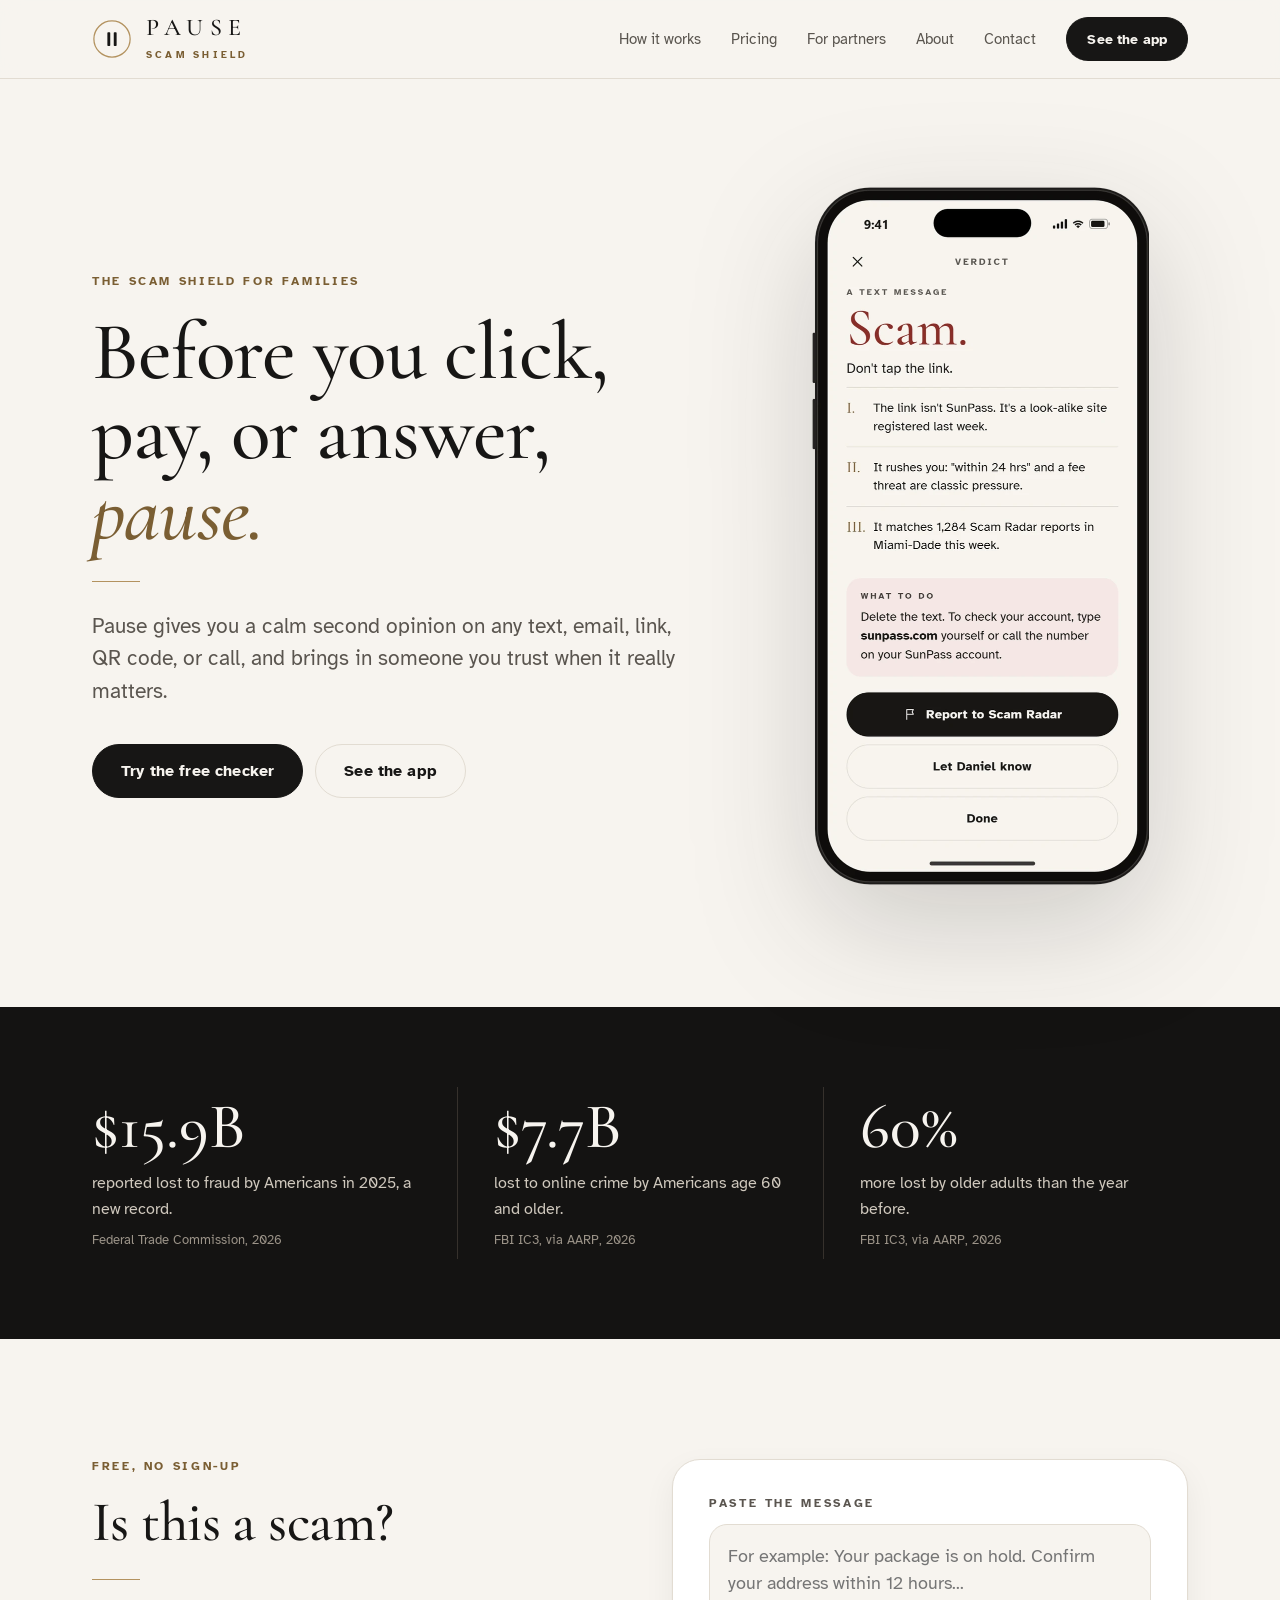
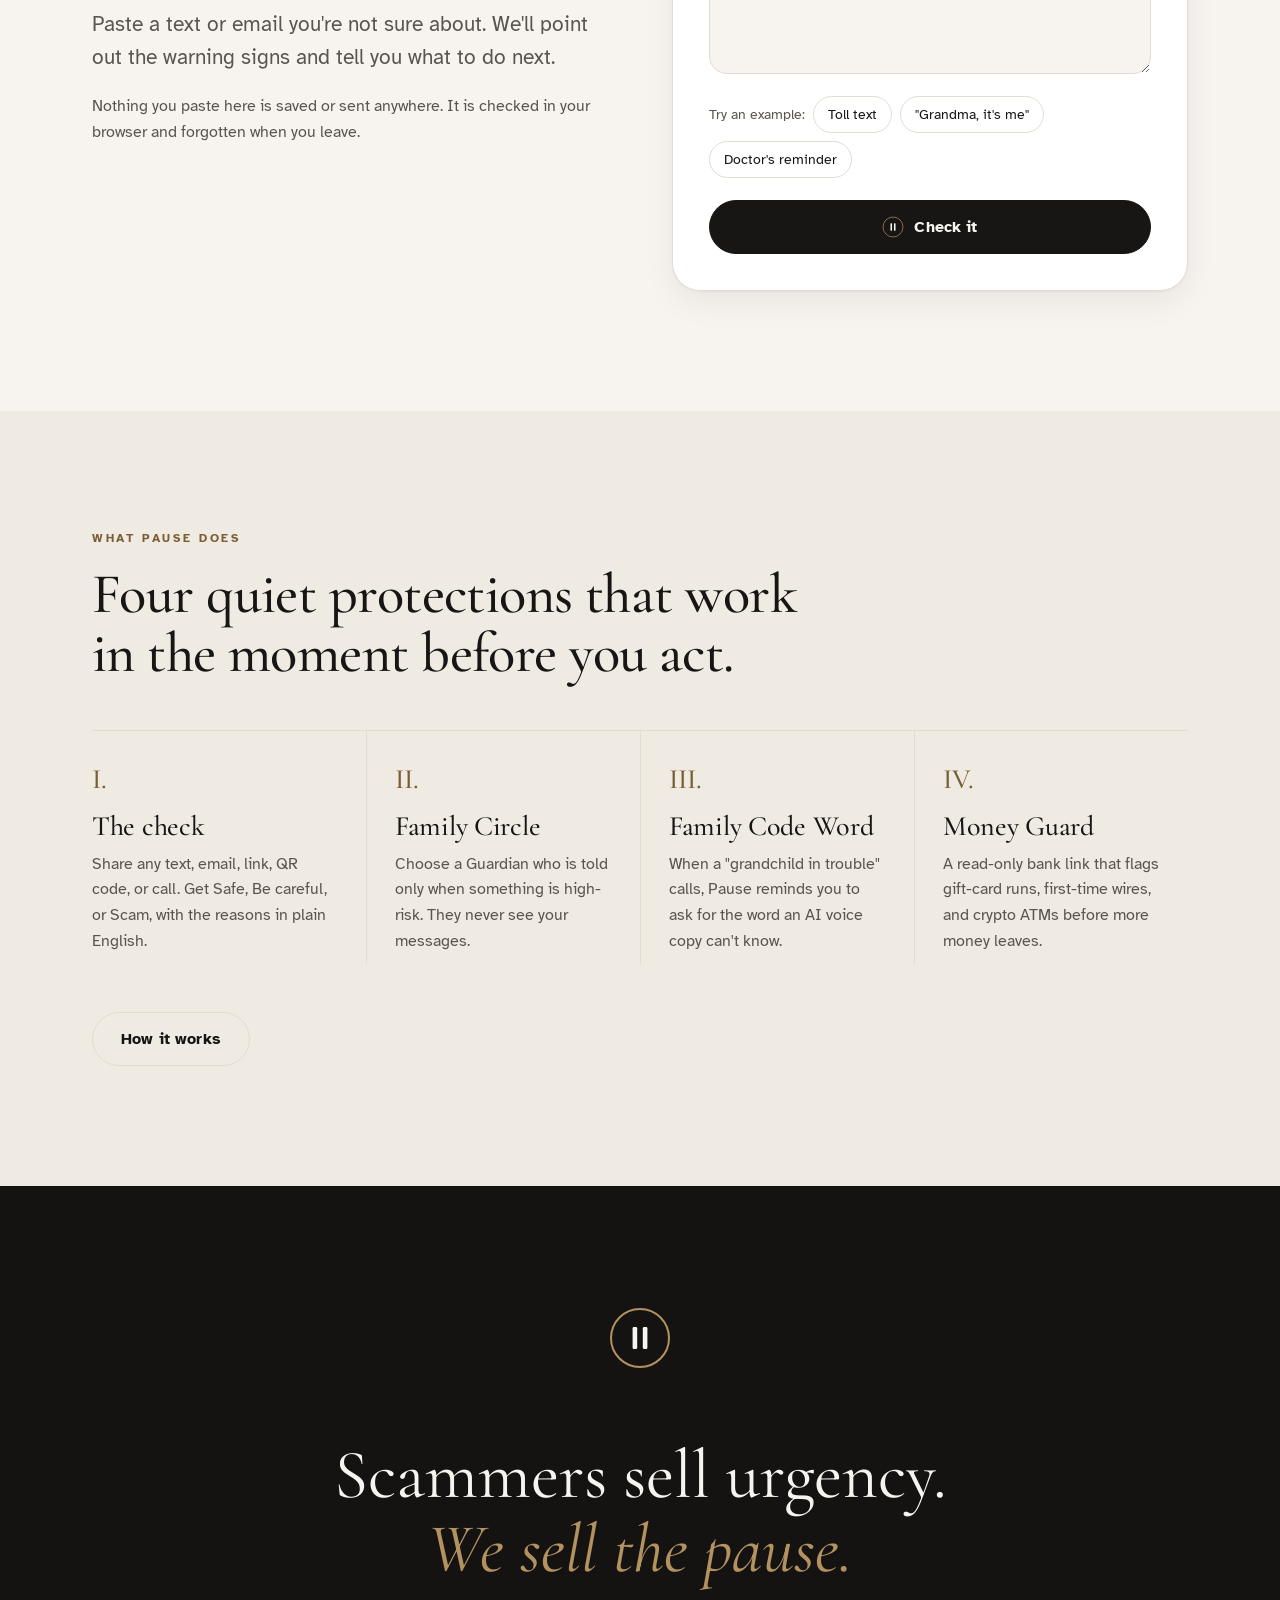
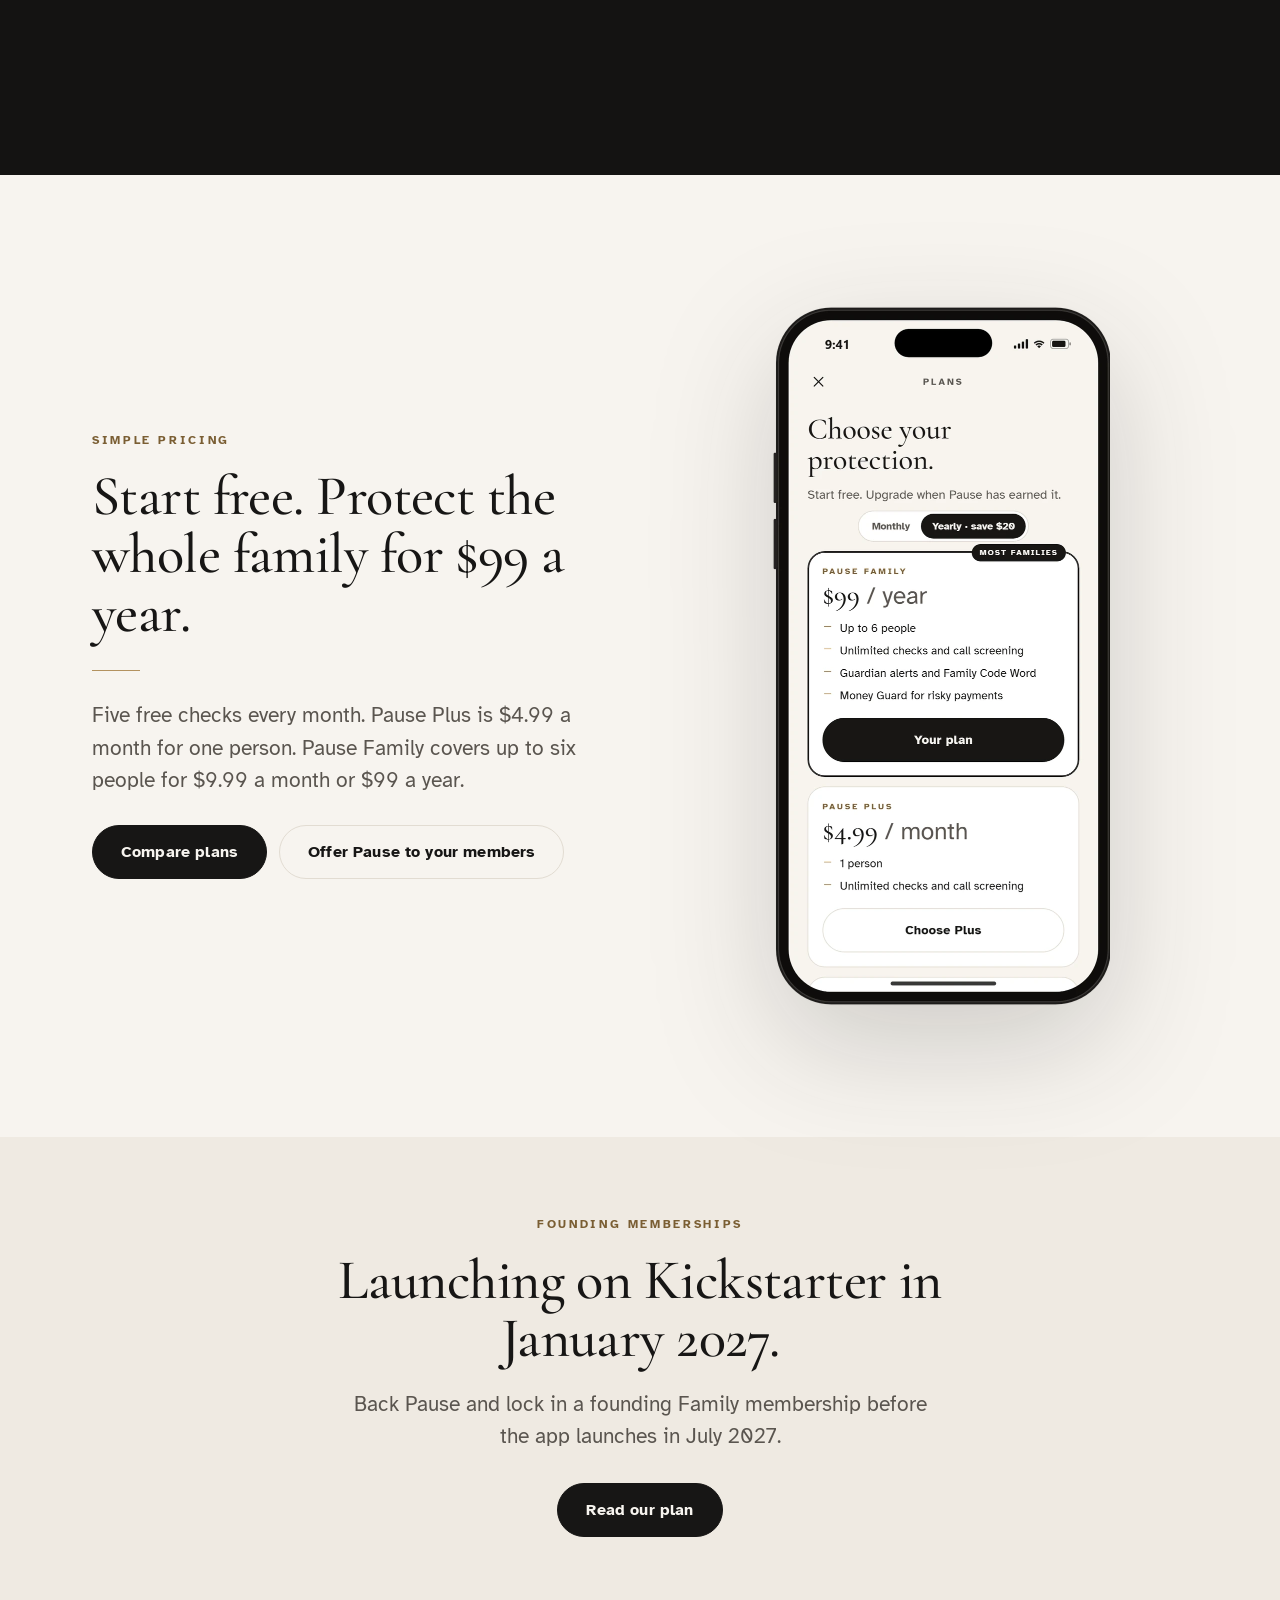
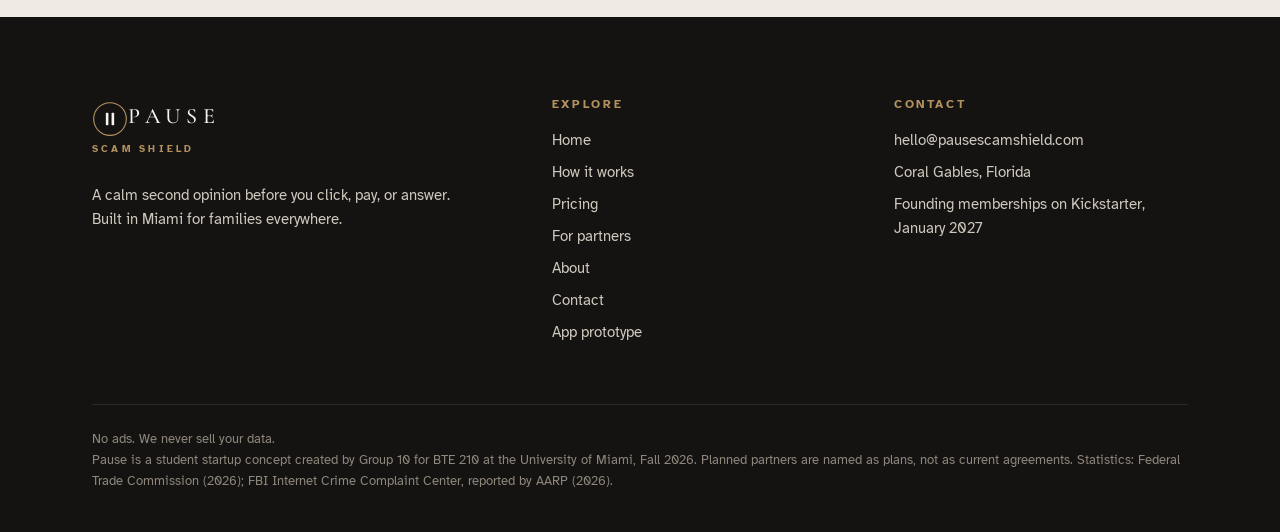
<file: index.html>
<!doctype html>
<html lang="en">
<head>
<meta charset="utf-8">
<meta name="viewport" content="width=device-width, initial-scale=1">
<title>Pause · The Scam Shield for Families</title>
<meta name="description" content="Pause is the scam shield for families: a calm second opinion before you click, pay, or answer.">
<link rel="icon" href="assets/favicon.svg" type="image/svg+xml">
<link rel="stylesheet" href="assets/brand.css">
<link rel="stylesheet" href="assets/site.css?v=20261116">
</head>
<body>
<header class="site-head">
  <div class="wrap">
    <a class="logo" href="index.html" aria-label="Pause, home"><svg class="pause-mark" width="40" height="40" viewBox="0 0 64 64" aria-hidden="true"><circle class="ring" cx="32" cy="32" r="29" stroke-width="2"/><rect class="bar" x="24.6" y="21" width="4.6" height="22" rx="1.2"/><rect class="bar" x="34.8" y="21" width="4.6" height="22" rx="1.2"/></svg><span><span class="wordmark">Pause</span><span class="descriptor">Scam Shield</span></span></a>
    <nav class="nav" id="nav" aria-label="Main"><a href="how-it-works.html">How it works</a><a href="pricing.html">Pricing</a><a href="partners.html">For partners</a><a href="about.html">About</a><a href="contact.html">Contact</a><a class="btn sm" href="app/" style="color:var(--ivory);border-bottom:0">See the app</a></nav>
    <button class="menu-btn" aria-controls="nav" aria-expanded="false">Menu</button>
  </div>
</header>
<main>
<section class="hero">
  <div class="wrap">
    <div>
      <div class="eyebrow">The scam shield for families</div>
      <h1 style="margin-top:22px">Before you click, pay, or answer, <em style="font-style:italic;color:var(--brass)">pause.</em></h1>
      <hr class="gold-rule">
      <p class="lede">Pause gives you a calm second opinion on any text, email, link, QR code, or call, and brings in someone you trust when it really matters.</p>
      <div class="actions"><a class="btn" href="#checker">Try the free checker</a><a class="btn ghost" href="app/">See the app</a></div>
    </div>
    <div class="hero-phone"><img src="assets/screens/verdict-scam.webp" alt="Pause app showing a Scam verdict for a fake toll text" loading="lazy" width="360" height="722"></div>
  </div>
</section>

<section class="dark tight on-dark">
  <div class="wrap">
    <div class="stats">
      <div class="stat"><div class="num">$15.9B</div><p>reported lost to fraud by Americans in 2025, a new record.</p><div class="src">Federal Trade Commission, 2026</div></div>
      <div class="stat"><div class="num">$7.7B</div><p>lost to online crime by Americans age 60 and older.</p><div class="src">FBI IC3, via AARP, 2026</div></div>
      <div class="stat"><div class="num">60%</div><p>more lost by older adults than the year before.</p><div class="src">FBI IC3, via AARP, 2026</div></div>
    </div>
  </div>
</section>

<section id="checker">
  <div class="wrap grid-2" style="align-items:start">
    <div>
      <div class="eyebrow">Free, no sign-up</div>
      <h2 style="margin-top:18px">Is this a scam?</h2>
      <hr class="gold-rule">
      <p class="lede">Paste a text or email you're not sure about. We'll point out the warning signs and tell you what to do next.</p>
      <p class="muted" style="font-size:16px;max-width:520px">Nothing you paste here is saved or sent anywhere. It is checked in your browser and forgotten when you leave.</p>
    </div>
    <form class="checker" id="checker-form">
      <label for="checker-text" class="eyebrow" style="display:block;margin-bottom:12px;color:var(--graphite)">Paste the message</label>
      <textarea id="checker-text" placeholder="For example: Your package is on hold. Confirm your address within 12 hours..."></textarea>
      <div class="examples"><span class="fine" style="align-self:center">Try an example:</span>
        <button type="button" class="chip" data-example="toll">Toll text</button>
        <button type="button" class="chip" data-example="family">"Grandma, it's me"</button>
        <button type="button" class="chip" data-example="doctor">Doctor's reminder</button>
      </div>
      <button class="btn" type="submit" style="width:100%"><svg class="pause-mark" width="22" height="22" viewBox="0 0 64 64" aria-hidden="true"><circle class="ring" cx="32" cy="32" r="29" stroke-width="2"/><rect class="bar" style="fill:var(--ivory)" x="24.6" y="21" width="4.6" height="22" rx="1.2"/><rect class="bar" style="fill:var(--ivory)" x="34.8" y="21" width="4.6" height="22" rx="1.2"/></svg> Check it</button>
      <div class="result" id="checker-result" aria-live="polite"></div>
    </form>
  </div>
</section>

<section class="linen">
  <div class="wrap">
    <div class="eyebrow">What Pause does</div>
    <h2 style="margin:18px 0 48px;max-width:760px">Four quiet protections that work in the moment before you act.</h2>
    <div class="grid-4">
      <div class="feature"><div class="numeral">I.</div><h3>The check</h3><p>Share any text, email, link, QR code, or call. Get Safe, Be careful, or Scam, with the reasons in plain English.</p></div>
      <div class="feature"><div class="numeral">II.</div><h3>Family Circle</h3><p>Choose a Guardian who is told only when something is high-risk. They never see your messages.</p></div>
      <div class="feature"><div class="numeral">III.</div><h3>Family Code Word</h3><p>When a "grandchild in trouble" calls, Pause reminds you to ask for the word an AI voice copy can't know.</p></div>
      <div class="feature"><div class="numeral">IV.</div><h3>Money Guard</h3><p>A read-only bank link that flags gift-card runs, first-time wires, and crypto ATMs before more money leaves.</p></div>
    </div>
    <div style="margin-top:48px"><a class="btn ghost" href="how-it-works.html">How it works</a></div>
  </div>
</section>

<section class="dark on-dark center">
  <div class="wrap narrow">
    <svg class="pause-mark" style="margin:0 auto 34px;display:block" width="64" height="64" viewBox="0 0 64 64" aria-hidden="true"><circle class="ring" cx="32" cy="32" r="29" stroke-width="2"/><rect class="bar" x="24.6" y="21" width="4.6" height="22" rx="1.2"/><rect class="bar" x="34.8" y="21" width="4.6" height="22" rx="1.2"/></svg>
    <p class="quote">Scammers sell urgency.<br><em>We sell the pause.</em></p>
  </div>
</section>

<section>
  <div class="wrap grid-2">
    <div>
      <div class="eyebrow">Simple pricing</div>
      <h2 style="margin-top:18px">Start free. Protect the whole family for $99 a year.</h2>
      <hr class="gold-rule">
      <p class="lede">Five free checks every month. Pause Plus is $4.99 a month for one person. Pause Family covers up to six people for $9.99 a month or $99 a year.</p>
      <div class="actions" style="display:flex;gap:12px;flex-wrap:wrap;margin-top:28px"><a class="btn" href="pricing.html">Compare plans</a><a class="btn ghost" href="partners.html">Offer Pause to your members</a></div>
    </div>
    <div class="hero-phone"><img src="assets/screens/plans.webp" alt="Pause plans screen with Family, Plus, and Free" loading="lazy" width="360" height="722"></div>
  </div>
</section>

<section class="linen tight center">
  <div class="wrap narrow">
    <div class="eyebrow">Founding memberships</div>
    <h2 style="margin-top:18px">Launching on Kickstarter in January 2027.</h2>
    <p class="lede" style="margin-top:20px">Back Pause and lock in a founding Family membership before the app launches in July 2027.</p>
    <div style="margin-top:30px"><a class="btn" href="about.html#kickstarter">Read our plan</a></div>
  </div>
</section>

</main>
<footer class="site-foot on-dark">
  <div class="wrap">
    <div class="cols">
      <div>
        <a class="logo" href="index.html" aria-label="Pause, home"><svg class="pause-mark" width="36" height="36" viewBox="0 0 64 64" aria-hidden="true"><circle class="ring" cx="32" cy="32" r="29" stroke-width="2"/><rect class="bar" x="24.6" y="21" width="4.6" height="22" rx="1.2"/><rect class="bar" x="34.8" y="21" width="4.6" height="22" rx="1.2"/></svg><span><span class="wordmark">Pause</span><span class="descriptor">Scam Shield</span></span></a>
        <p style="margin-top:22px;max-width:360px">A calm second opinion before you click, pay, or answer. Built in Miami for families everywhere.</p>
      </div>
      <div><div class="eyebrow" style="margin-bottom:12px">Explore</div><a href="index.html">Home</a><a href="how-it-works.html">How it works</a><a href="pricing.html">Pricing</a><a href="partners.html">For partners</a><a href="about.html">About</a><a href="contact.html">Contact</a><a href="app/">App prototype</a></div>
      <div><div class="eyebrow" style="margin-bottom:12px">Contact</div>
        <a href="mailto:hello@pausescamshield.com">hello@pausescamshield.com</a>
        <span style="display:block;padding:4px 0">Coral Gables, Florida</span>
        <span style="display:block;padding:4px 0">Founding memberships on Kickstarter, January 2027</span>
      </div>
    </div>
    <div class="legal">
      No ads. We never sell your data.<br>
      Pause is a student startup concept created by Group 10 for BTE 210 at the University of Miami, Fall 2026. Planned partners are named as plans, not as current agreements.
      Statistics: Federal Trade Commission (2026); FBI Internet Crime Complaint Center, reported by AARP (2026).
    </div>
  </div>
</footer>
<script src="assets/site.js?v=20261116"></script>
</body>
</html>
</file>
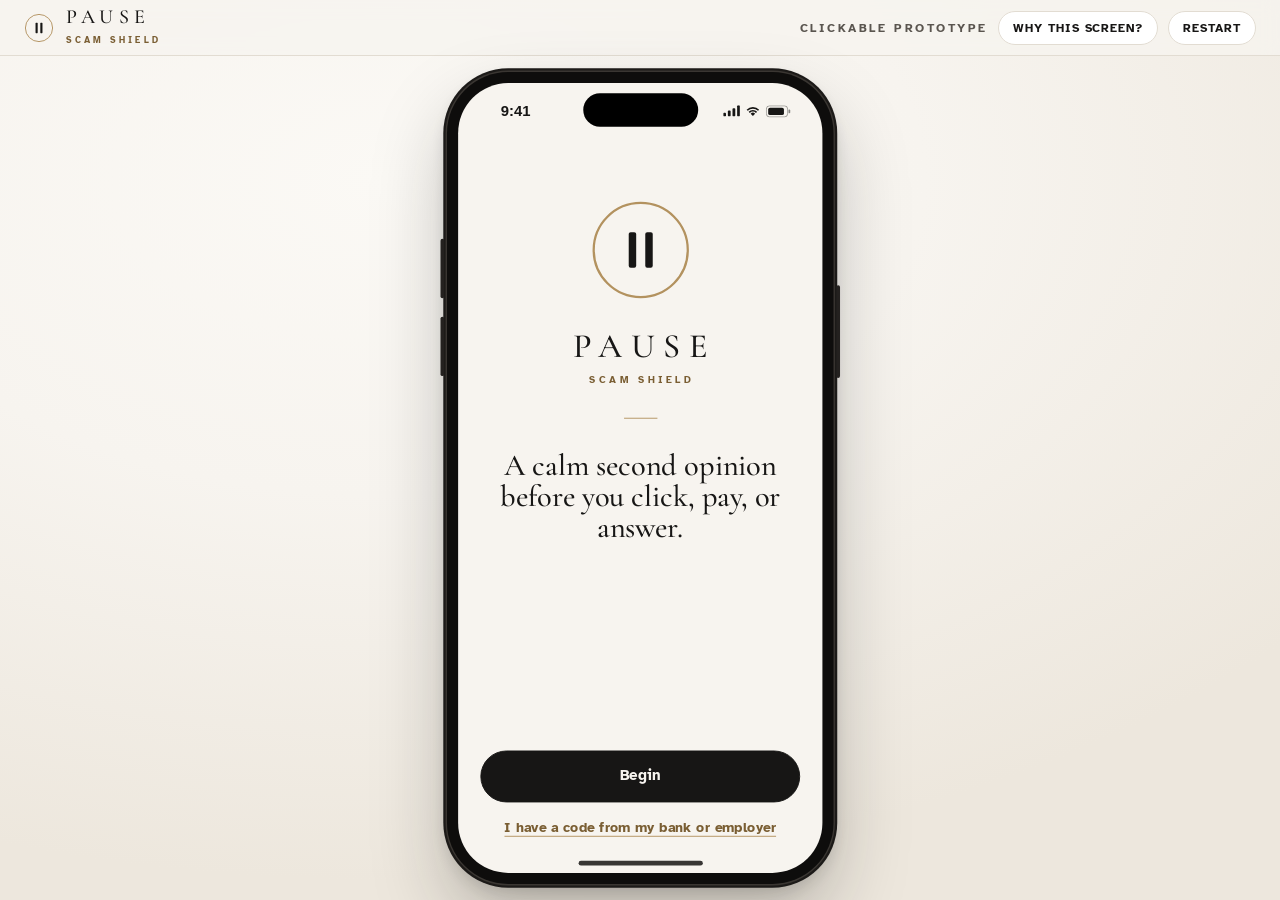
<file: app/index.html>
<!doctype html>
<html lang="en">
<head>
<meta charset="utf-8">
<meta name="viewport" content="width=device-width, initial-scale=1">
<title>Pause · App Prototype</title>
<meta name="description" content="Clickable mobile prototype of Pause, the scam shield for families.">
<link rel="icon" href="../assets/favicon.svg" type="image/svg+xml">
<link rel="stylesheet" href="../assets/brand.css">
<style>
  * { box-sizing: border-box; }
  html, body { margin: 0; height: 100%; }
  body {
    background: radial-gradient(1200px 700px at 30% 20%, #FBF9F5 0%, var(--ivory) 45%, #EDE7DD 100%);
    color: var(--ink); font-family: var(--font-body); overflow: hidden;
  }
  body.shot { background: transparent; }

  /* ---------- page chrome outside the phone ---------- */
  .topbar {
    height: 56px; display: flex; align-items: center; justify-content: space-between;
    padding: 0 24px; border-bottom: 1px solid var(--hairline); background: rgba(247,244,239,.8);
    backdrop-filter: blur(8px);
  }
  .brand { display: flex; align-items: center; gap: 12px; color: var(--ink); text-decoration: none; }
  .brand .wordmark { font-size: 20px; }
  .brand .descriptor { font-size: 9px; }
  .top-actions { display: flex; gap: 10px; align-items: center; }
  .chip-btn {
    font: 700 12px/1 var(--font-body); letter-spacing: .08em; text-transform: uppercase;
    border: 1px solid var(--hairline); background: var(--porcelain); color: var(--ink);
    padding: 10px 14px; border-radius: 999px; cursor: pointer;
  }
  .chip-btn:hover { border-color: var(--champagne); }
  .chip-btn[aria-pressed="true"] { background: var(--ink); color: var(--ivory); border-color: var(--ink); }
  .stage {
    height: calc(100% - 56px); display: flex; align-items: center; justify-content: center; gap: 48px;
    padding: 16px;
  }
  body.shot .stage { height: 100%; padding: 0; }
  body.shot .topbar, body.shot .notes { display: none !important; }

  .notes {
    width: 340px; align-self: center; border-left: 1px solid var(--champagne); padding: 6px 0 6px 28px;
    display: none;
  }
  .notes.open { display: block; }
  .notes .caps { color: var(--brass); }
  .notes h2 { font: 500 34px/1.05 var(--font-display); margin: 10px 0 18px; }
  .notes dl { margin: 0; }
  .notes dt { font: 700 11px/1 var(--font-body); letter-spacing: var(--track-caps); text-transform: uppercase; color: var(--graphite); margin-top: 18px; }
  .notes dd { margin: 6px 0 0; font-size: 15px; line-height: 1.5; }
  .notes .bmc { display: inline-block; margin: 4px 6px 0 0; padding: 5px 10px; border: 1px solid var(--hairline); border-radius: 999px; font-size: 12px; background: var(--porcelain); }

  /* ---------- the device ---------- */
  .device-wrap { position: relative; flex: none; }
  .device {
    position: absolute; top: 0; left: 0; width: 417px; height: 876px; transform-origin: top left;
    border-radius: 66px; background: #0E0D0C; padding: 12px;
    box-shadow: 0 0 0 1.5px #3A3632, 0 0 0 4px #1C1A18, 0 40px 80px rgba(23,22,21,.25), 0 8px 20px rgba(23,22,21,.15);
  }
  body.shot .device { box-shadow: 0 0 0 1.5px #3A3632, 0 0 0 4px #1C1A18; }
  .device::before, .device::after { /* side buttons */
    content: ""; position: absolute; width: 4px; background: #24211F; border-radius: 2px;
  }
  .device::before { left: -7px; top: 180px; height: 64px; box-shadow: 0 84px 0 #24211F; }
  .device::after { right: -7px; top: 230px; height: 100px; }
  .screen {
    --ts: 1; position: relative; width: 393px; height: 852px; border-radius: 54px; overflow: hidden;
    background: var(--ivory); font-size: calc(16px * var(--ts));
  }
  .island { position: absolute; top: 11px; left: 50%; transform: translateX(-50%); width: 124px; height: 36px; background: #000; border-radius: 20px; z-index: 50; }
  .statusbar {
    position: absolute; top: 0; left: 0; right: 0; height: 54px; z-index: 40; display: flex; align-items: center;
    justify-content: space-between; padding: 6px 34px 0 46px; font: 700 16px/1 -apple-system, "Segoe UI", sans-serif; pointer-events: none;
  }
  .statusbar svg { display: block; }
  .screen.dark .statusbar { color: var(--ivory); }
  .homebar { position: absolute; bottom: 8px; left: 50%; transform: translateX(-50%); width: 134px; height: 5px; border-radius: 3px; background: var(--ink); z-index: 60; opacity: .85; pointer-events: none; }
  .screen.dark .homebar { background: var(--ivory); }

  /* ---------- app layout ---------- */
  .view { position: absolute; inset: 0; padding-top: 54px; display: flex; flex-direction: column; animation: fade .28s ease; }
  @keyframes fade { from { opacity: 0; transform: translateY(6px); } to { opacity: 1; transform: none; } }
  .scroll { flex: 1; overflow-y: auto; padding: 8px 24px 28px; scrollbar-width: none; }
  .scroll::-webkit-scrollbar { display: none; }
  .has-tabs .scroll { padding-bottom: 110px; }
  .navrow { display: flex; align-items: center; justify-content: space-between; height: 48px; padding: 0 16px; flex: none; }
  .iconbtn { width: 44px; height: 44px; border-radius: 50%; border: 0; background: transparent; display: grid; place-items: center; cursor: pointer; color: inherit; }
  .iconbtn:hover { background: rgba(23,22,21,.05); }
  .navtitle { font: 700 .75em/1 var(--font-body); letter-spacing: var(--track-caps); text-transform: uppercase; color: var(--graphite); }

  h1.serif { font: 500 2.35em/1.02 var(--font-display); margin: .25em 0 .35em; letter-spacing: -.005em; }
  h2.serif { font: 500 1.7em/1.08 var(--font-display); margin: .2em 0 .4em; }
  h3.serif { font: 500 1.35em/1.1 var(--font-display); margin: 0 0 .25em; }
  .eyebrow { font: 700 .7em/1.2 var(--font-body); letter-spacing: var(--track-caps); text-transform: uppercase; color: var(--brass); }
  .muted { color: var(--graphite); }
  p { line-height: 1.5; margin: .5em 0; }
  .small { font-size: .875em; }
  .rule { height: 1px; background: var(--hairline); border: 0; margin: 20px 0; }
  .gold-rule { width: 36px; height: 1px; background: var(--champagne); margin: 18px 0; }

  .btn {
    display: flex; align-items: center; justify-content: center; gap: 10px; width: 100%; min-height: 56px;
    border-radius: 999px; border: 1px solid var(--ink); background: var(--ink); color: var(--ivory);
    font: 700 1em/1.2 var(--font-body); letter-spacing: .02em; cursor: pointer; padding: 0 22px; text-align: center;
  }
  .btn:active { transform: scale(.985); }
  .btn.ghost { background: transparent; color: var(--ink); border-color: var(--hairline); }
  .btn.ghost:hover { border-color: var(--champagne); }
  .btn.danger { background: var(--scam); border-color: var(--scam); }
  .btn + .btn { margin-top: 10px; }
  .linkbtn { background: none; border: 0; color: var(--brass); font: 700 .95em var(--font-body); cursor: pointer; padding: 12px; text-decoration: underline; text-underline-offset: 4px; text-decoration-color: var(--champagne); }

  .card { background: var(--porcelain); border: 1px solid var(--hairline); border-radius: 20px; padding: 18px; }
  .card + .card, .card + .row, .row + .card { margin-top: 12px; }
  .row {
    display: flex; align-items: center; gap: 14px; width: 100%; text-align: left; background: var(--porcelain);
    border: 1px solid var(--hairline); border-radius: 18px; padding: 16px; cursor: pointer; color: inherit; font: inherit;
  }
  .row + .row { margin-top: 10px; }
  .row:hover { border-color: var(--champagne); }
  .row .grow { flex: 1; min-width: 0; }
  .row .t { font-weight: 700; }
  .row .s { color: var(--graphite); font-size: .875em; margin-top: 2px; line-height: 1.35; }
  .glyph { width: 42px; height: 42px; border-radius: 50%; border: 1px solid var(--hairline); display: grid; place-items: center; flex: none; color: var(--ink); background: var(--ivory); }
  .row.selected { border-color: var(--ink); box-shadow: inset 0 0 0 1px var(--ink); }
  .alert-row { border-left: 3px solid var(--scam); }

  .meter { height: 3px; background: var(--linen); border-radius: 2px; overflow: hidden; margin-top: 10px; }
  .meter i { display: block; height: 100%; background: var(--champagne); }

  /* tabs */
  .tabs {
    position: absolute; left: 0; right: 0; bottom: 0; height: 92px; padding: 8px 10px 26px; z-index: 30;
    display: grid; grid-template-columns: repeat(5, 1fr); align-items: center;
    background: rgba(247,244,239,.92); backdrop-filter: blur(12px); border-top: 1px solid var(--hairline);
  }
  .tab { border: 0; background: none; display: flex; flex-direction: column; align-items: center; gap: 5px; cursor: pointer; color: var(--graphite); font: 700 10px/1 var(--font-body); letter-spacing: .1em; text-transform: uppercase; }
  .tab.on { color: var(--ink); }
  .tab.on::after { content: ""; width: 4px; height: 4px; border-radius: 50%; background: var(--champagne); margin-top: 1px; }
  .tab.center .disc { width: 58px; height: 58px; border-radius: 50%; background: var(--ink); display: grid; place-items: center; margin-top: -26px; box-shadow: 0 8px 22px rgba(23,22,21,.25); }
  .tab.center { color: var(--ink); }

  /* verdict */
  .verdict-word { font: 500 4.2em/0.95 var(--font-display); margin: .1em 0 .1em; }
  .v-scam .verdict-word { color: var(--scam); }
  .v-caution .verdict-word { color: var(--caution); }
  .v-safe .verdict-word { color: var(--safe); }
  .reasons { list-style: none; padding: 0; margin: 10px 0 0; counter-reset: r; }
  .reasons li { counter-increment: r; display: grid; grid-template-columns: 34px 1fr; padding: 14px 0; border-top: 1px solid var(--hairline); line-height: 1.45; }
  .reasons li::before { content: counter(r, upper-roman) "."; font: 500 1.25em/1.1 var(--font-display); color: var(--brass); }
  .todo { border-radius: 18px; padding: 16px 18px; margin-top: 16px; }
  .v-scam .todo { background: var(--scam-wash); }
  .v-caution .todo { background: var(--caution-wash); }
  .v-safe .todo { background: var(--safe-wash); }

  .bubble { background: var(--linen); border-radius: 20px 20px 20px 6px; padding: 14px 16px; line-height: 1.45; }
  .bubble .from { font-size: .75em; color: var(--graphite); margin-bottom: 6px; font-weight: 700; letter-spacing: .04em; }
  .bubble a { color: #2F5FA7; }
  .mail { background: var(--porcelain); border: 1px solid var(--hairline); border-radius: 16px; padding: 16px; line-height: 1.45; }
  .qr { width: 150px; height: 150px; margin: 4px auto 10px; display: block; }

  /* analyzing */
  .analyzing { flex: 1; display: flex; flex-direction: column; align-items: center; justify-content: center; text-align: center; padding: 0 32px; }
  .spin-ring { animation: draw 1.6s ease-in-out infinite; transform-origin: center; }
  @keyframes draw { 0% { stroke-dashoffset: 182; } 60% { stroke-dashoffset: 0; } 100% { stroke-dashoffset: -182; } }
  .steps { list-style: none; padding: 0; margin: 26px 0 0; text-align: left; }
  .steps li { padding: 8px 0; color: var(--graphite); opacity: .35; transition: opacity .3s; }
  .steps li.on { opacity: 1; color: var(--ink); }

  /* dark call screen */
  .screen.dark { background: var(--onyx); color: var(--ivory); }
  .call { flex: 1; display: flex; flex-direction: column; padding: 20px 24px 40px; }
  .call .eyebrow { color: var(--champagne); }
  .call .who { font: 500 2.2em/1.05 var(--font-display); margin: 8px 0 2px; }
  .transcript { margin-top: 22px; border-left: 1px solid var(--champagne); padding: 4px 0 4px 16px; line-height: 1.5; min-height: 120px; }
  .transcript .typing::after { content: "▍"; animation: blink 1s steps(1) infinite; color: var(--champagne); }
  @keyframes blink { 50% { opacity: 0; } }
  .warn { margin-top: 18px; background: #221F1C; border: 1px solid #3A342D; border-radius: 18px; padding: 16px; }
  .call .btn { background: var(--ivory); color: var(--ink); border-color: var(--ivory); }
  .call .btn.ghost { background: transparent; color: var(--ivory); border-color: #4A443D; }

  /* sheets + toast */
  .sheet-back { position: absolute; inset: 0; background: rgba(20,19,18,.35); z-index: 70; animation: fadein .2s; }
  @keyframes fadein { from { opacity: 0; } }
  .sheet { position: absolute; left: 0; right: 0; bottom: 0; background: var(--ivory); border-radius: 28px 28px 0 0; padding: 12px 24px 40px; z-index: 71; animation: up .28s ease; max-height: 86%; overflow-y: auto; }
  .sheet .grab { width: 40px; height: 5px; border-radius: 3px; background: var(--hairline); margin: 0 auto 14px; }
  @keyframes up { from { transform: translateY(40px); opacity: 0; } }
  .toast { position: absolute; left: 16px; right: 16px; top: 60px; z-index: 80; background: var(--ink); color: var(--ivory); border-radius: 18px; padding: 14px 16px; font-size: .9em; line-height: 1.4; display: flex; gap: 12px; align-items: flex-start; animation: drop .3s ease; box-shadow: 0 12px 30px rgba(0,0,0,.2); }
  @keyframes drop { from { transform: translateY(-14px); opacity: 0; } }

  .field { display: block; width: 100%; border: 1px solid var(--hairline); background: var(--porcelain); border-radius: 14px; padding: 15px 16px; font: 1em var(--font-body); color: var(--ink); }
  .field:focus { outline: 2px solid var(--champagne); outline-offset: 1px; }
  label.lbl { display: block; font: 700 .72em var(--font-body); letter-spacing: var(--track-caps); text-transform: uppercase; color: var(--graphite); margin: 16px 0 8px; }

  .seg { display: grid; grid-template-columns: repeat(3, 1fr); gap: 8px; }
  .seg button { border: 1px solid var(--hairline); background: var(--porcelain); border-radius: 14px; padding: 14px 6px; cursor: pointer; font-family: var(--font-display); font-weight: 500; color: var(--ink); }
  .seg button.on { border-color: var(--ink); box-shadow: inset 0 0 0 1px var(--ink); }
  .toggle2 { display: inline-flex; border: 1px solid var(--hairline); border-radius: 999px; padding: 3px; background: var(--porcelain); }
  .toggle2 button { border: 0; background: none; border-radius: 999px; padding: 8px 14px; font: 700 .8em var(--font-body); cursor: pointer; color: var(--graphite); }
  .toggle2 button.on { background: var(--ink); color: var(--ivory); }

  .plan { border: 1px solid var(--hairline); background: var(--porcelain); border-radius: 22px; padding: 18px; margin-top: 12px; position: relative; }
  .plan.featured { border-color: var(--ink); box-shadow: inset 0 0 0 1px var(--ink); }
  .plan .price { font: 500 2.2em/1 var(--font-display); }
  .plan ul { margin: 10px 0 0; padding: 0; list-style: none; }
  .plan li { padding: 5px 0 5px 22px; position: relative; font-size: .92em; }
  .plan li::before { content: ""; position: absolute; left: 2px; top: .8em; width: 9px; height: 1px; background: var(--champagne); }
  .ribbon { position: absolute; top: -10px; right: 16px; background: var(--ink); color: var(--ivory); font: 700 10px/1 var(--font-body); letter-spacing: .16em; text-transform: uppercase; padding: 6px 10px; border-radius: 999px; }

  .chatlog { display: flex; flex-direction: column; gap: 10px; }
  .msg { max-width: 86%; padding: 12px 15px; border-radius: 18px; line-height: 1.45; font-size: .95em; }
  .msg.bot { background: var(--porcelain); border: 1px solid var(--hairline); border-bottom-left-radius: 6px; }
  .msg.me { background: var(--ink); color: var(--ivory); align-self: flex-end; border-bottom-right-radius: 6px; }
  .chips { display: flex; flex-wrap: wrap; gap: 8px; margin-top: 14px; }
  .chip { border: 1px solid var(--hairline); background: var(--porcelain); border-radius: 999px; padding: 10px 14px; font: .85em var(--font-body); cursor: pointer; color: var(--ink); text-align: left; }
  .chip:hover { border-color: var(--champagne); }

  .dots { display: flex; gap: 8px; margin-top: 10px; }
  .dots i { width: 22px; height: 22px; border-radius: 50%; border: 1px solid var(--champagne); display: block; }
  .dots i.on { background: var(--champagne); }
  .quiz-opts { display: grid; grid-template-columns: 1fr 1fr; gap: 10px; margin-top: 16px; }

  .weather { background: var(--onyx); color: var(--ivory); border-radius: 22px; padding: 20px; }
  .weather .eyebrow { color: var(--champagne); }
  .weather h3 { font: 500 1.6em/1.1 var(--font-display); margin: 8px 0 6px; }
  .trend { display: grid; grid-template-columns: 26px 1fr auto; gap: 10px; align-items: baseline; padding: 14px 0; border-top: 1px solid var(--hairline); }
  .trend .n { font: 500 1.3em var(--font-display); color: var(--brass); }
  .trend .c { font-weight: 700; font-variant-numeric: tabular-nums; }
  .up { color: var(--scam); font-size: .8em; font-weight: 700; }

  .lock-card { text-align: center; padding: 26px 20px; }
  .reveal { user-select: none; cursor: pointer; border: 1px dashed var(--champagne); border-radius: 14px; padding: 14px; text-align: center; font: 500 1.5em var(--font-display); letter-spacing: .06em; }
  .member-av { width: 42px; height: 42px; border-radius: 50%; display: grid; place-items: center; font: 500 1.15em var(--font-display); background: var(--linen); flex: none; }
  .member-av.gold { background: transparent; border: 1px solid var(--champagne); color: var(--brass); }
  .ticks { list-style: none; padding: 0; margin: 8px 0 0; }
  .ticks li { display: flex; gap: 10px; align-items: center; padding: 7px 0; font-size: .95em; }

  @media (max-width: 900px) { .notes, #notesBtn { display: none !important; } .stage { gap: 0; } }
  @media (max-width: 560px) { .topbar .descriptor, .hide-sm { display: none; } .topbar { padding: 0 12px; } }
</style>
</head>
<body>
<header class="topbar">
  <a class="brand" href="../index.html" aria-label="Pause home">
    <svg class="pause-mark" width="30" height="30" viewBox="0 0 64 64" aria-hidden="true"><circle class="ring" cx="32" cy="32" r="29" stroke-width="2"/><rect class="bar" x="24.6" y="21" width="4.6" height="22" rx="1.2"/><rect class="bar" x="34.8" y="21" width="4.6" height="22" rx="1.2"/></svg>
    <span><span class="wordmark">Pause</span><br><span class="descriptor">Scam Shield</span></span>
  </a>
  <div class="top-actions">
    <span class="caps hide-sm" style="color:var(--graphite)">Clickable prototype</span>
    <button class="chip-btn" id="notesBtn" aria-pressed="false">Why this screen?</button>
    <button class="chip-btn" id="restartBtn">Restart</button>
  </div>
</header>

<main class="stage">
  <div class="device-wrap" id="wrap">
    <div class="device" id="device">
      <div class="screen" id="screen">
        <div class="island"></div>
        <div class="statusbar">
          <span>9:41</span>
          <span style="display:flex;gap:6px;align-items:center">
            <svg width="18" height="12" viewBox="0 0 18 12"><rect x="0" y="8" width="3" height="4" rx="1" fill="currentColor"/><rect x="5" y="5.5" width="3" height="6.5" rx="1" fill="currentColor"/><rect x="10" y="3" width="3" height="9" rx="1" fill="currentColor"/><rect x="15" y="0" width="3" height="12" rx="1" fill="currentColor"/></svg>
            <svg width="16" height="12" viewBox="0 0 16 12"><path d="M8 11.5 5.6 9a3.4 3.4 0 0 1 4.8 0L8 11.5ZM3.4 6.8a6.5 6.5 0 0 1 9.2 0l-1.3 1.3a4.7 4.7 0 0 0-6.6 0L3.4 6.8ZM1.2 4.6a9.6 9.6 0 0 1 13.6 0l-1.3 1.3a7.8 7.8 0 0 0-11 0L1.2 4.6Z" fill="currentColor"/></svg>
            <svg width="27" height="13" viewBox="0 0 27 13"><rect x=".5" y=".5" width="23" height="12" rx="3.5" fill="none" stroke="currentColor" opacity=".4"/><rect x="2.5" y="2.5" width="17" height="8" rx="2" fill="currentColor"/><rect x="24.5" y="4.5" width="1.8" height="4" rx=".9" fill="currentColor" opacity=".5"/></svg>
          </span>
        </div>
        <div id="app"></div>
        <div class="homebar"></div>
      </div>
    </div>
  </div>

  <aside class="notes" id="notes" aria-live="polite">
    <div class="caps">Design note</div>
    <h2 id="nTitle"></h2>
    <dl>
      <dt>Why it exists</dt><dd id="nWhy"></dd>
      <dt>Design choice</dt><dd id="nChoice"></dd>
      <dt>Business Model Canvas</dt><dd id="nBmc"></dd>
    </dl>
  </aside>
</main>

<script>
/* ======================================================================
   Pause prototype. One state object, one render function per screen.
   Every screen also carries a design note (shown with "Why this screen?").
   ====================================================================== */
const params = new URLSearchParams(location.search);
const SHOT = params.get('shot') === '1';
if (SHOT) document.body.classList.add('shot');

const fresh = () => ({
  plan: params.get('plan') || 'family',   // 'free' | 'plus' | 'family'
  provider: null,                          // set when a partner code is used
  setupFor: null,
  ts: Number(params.get('ts')) || 1,
  checksLeft: 5,
  guardian: 'Daniel',
  codeWord: 'Mango sunset',
  sample: params.get('sample') || 'sunpass',
  billing: 'year',
  streak: 4,
  quiz: { i: 0, score: 0, answered: null },
  moneyResolved: false,
  booked: null,
  chat: [],
});
let S = fresh();
let stack = [];
let current = null;

const $app = document.getElementById('app');
const $screen = document.getElementById('screen');

/* ---------- icons (1.5px line, champagne-free so they read on any surface) ---------- */
const I = {
  back: '<svg width="22" height="22" viewBox="0 0 24 24" fill="none" stroke="currentColor" stroke-width="1.6" stroke-linecap="round" stroke-linejoin="round"><path d="M15 5l-7 7 7 7"/></svg>',
  close: '<svg width="22" height="22" viewBox="0 0 24 24" fill="none" stroke="currentColor" stroke-width="1.6" stroke-linecap="round"><path d="M6 6l12 12M18 6 6 18"/></svg>',
  chev: '<svg width="18" height="18" viewBox="0 0 24 24" fill="none" stroke="currentColor" stroke-width="1.6" stroke-linecap="round" stroke-linejoin="round" style="color:var(--graphite)"><path d="M9 5l7 7-7 7"/></svg>',
  home: '<svg width="24" height="24" viewBox="0 0 24 24" fill="none" stroke="currentColor" stroke-width="1.5" stroke-linejoin="round"><path d="M4 10.5 12 4l8 6.5V20h-5.5v-5.5h-5V20H4z"/></svg>',
  radar: '<svg width="24" height="24" viewBox="0 0 24 24" fill="none" stroke="currentColor" stroke-width="1.5" stroke-linecap="round"><circle cx="12" cy="12" r="8.5"/><circle cx="12" cy="12" r="4.5"/><path d="M12 12l6-6"/></svg>',
  circle: '<svg width="24" height="24" viewBox="0 0 24 24" fill="none" stroke="currentColor" stroke-width="1.5" stroke-linecap="round"><circle cx="9" cy="9" r="3.2"/><circle cx="16.5" cy="10" r="2.6"/><path d="M3.5 19c.8-3 3-4.6 5.5-4.6s4.7 1.6 5.5 4.6M14.5 14.8c2.6-.5 5 .9 5.9 4.2"/></svg>',
  learn: '<svg width="24" height="24" viewBox="0 0 24 24" fill="none" stroke="currentColor" stroke-width="1.5" stroke-linejoin="round"><path d="M12 6.5c-2-1.6-4.8-2-8-1.5v13c3.2-.5 6 0 8 1.5 2-1.5 4.8-2 8-1.5V5c-3.2-.5-6-.1-8 1.5zM12 6.5v13"/></svg>',
  msg: '<svg width="20" height="20" viewBox="0 0 24 24" fill="none" stroke="currentColor" stroke-width="1.5" stroke-linejoin="round"><path d="M4 5h16v11H9l-5 4z"/></svg>',
  mail: '<svg width="20" height="20" viewBox="0 0 24 24" fill="none" stroke="currentColor" stroke-width="1.5" stroke-linejoin="round"><rect x="3.5" y="5.5" width="17" height="13" rx="1.5"/><path d="m4 7 8 6 8-6"/></svg>',
  qr: '<svg width="20" height="20" viewBox="0 0 24 24" fill="none" stroke="currentColor" stroke-width="1.5"><rect x="4" y="4" width="6" height="6"/><rect x="14" y="4" width="6" height="6"/><rect x="4" y="14" width="6" height="6"/><path d="M14 14h2v2h-2zM18 18h2v2h-2zM14 18h2M18 14h2"/></svg>',
  phone: '<svg width="20" height="20" viewBox="0 0 24 24" fill="none" stroke="currentColor" stroke-width="1.5" stroke-linejoin="round"><path d="M6.5 3.5h3l1.5 4-2 1.3a10 10 0 0 0 6.2 6.2l1.3-2 4 1.5v3a2 2 0 0 1-2.2 2A16.5 16.5 0 0 1 4.5 5.7a2 2 0 0 1 2-2.2z"/></svg>',
  bank: '<svg width="20" height="20" viewBox="0 0 24 24" fill="none" stroke="currentColor" stroke-width="1.5" stroke-linejoin="round"><path d="M3.5 9.5 12 4.5l8.5 5zM5.5 10v7M10 10v7M14 10v7M18.5 10v7M3.5 19.5h17"/></svg>',
  card: '<svg width="20" height="20" viewBox="0 0 24 24" fill="none" stroke="currentColor" stroke-width="1.5"><rect x="3.5" y="6" width="17" height="12" rx="2"/><path d="M3.5 10h17"/></svg>',
  chat: '<svg width="20" height="20" viewBox="0 0 24 24" fill="none" stroke="currentColor" stroke-width="1.5" stroke-linejoin="round"><path d="M5 5h14v10h-6l-4 4v-4H5z"/><path d="M9 9.5h6M9 12h3.5" stroke-linecap="round"/></svg>',
  sun: '<svg width="20" height="20" viewBox="0 0 24 24" fill="none" stroke="currentColor" stroke-width="1.5" stroke-linecap="round"><circle cx="12" cy="12" r="3.5"/><path d="M12 3.5v2M12 18.5v2M3.5 12h2M18.5 12h2M6 6l1.4 1.4M16.6 16.6 18 18M6 18l1.4-1.4M16.6 7.4 18 6"/></svg>',
  lock: '<svg width="22" height="22" viewBox="0 0 24 24" fill="none" stroke="currentColor" stroke-width="1.5"><rect x="5.5" y="10.5" width="13" height="9" rx="1.5"/><path d="M8.5 10.5V8a3.5 3.5 0 0 1 7 0v2.5"/></svg>',
  yes: '<svg width="18" height="18" viewBox="0 0 24 24" fill="none" stroke="var(--safe)" stroke-width="1.8" stroke-linecap="round" stroke-linejoin="round"><path d="m5 12.5 4.5 4.5L19 7.5"/></svg>',
  no: '<svg width="18" height="18" viewBox="0 0 24 24" fill="none" stroke="var(--scam)" stroke-width="1.8" stroke-linecap="round"><path d="M7 7l10 10M17 7 7 17"/></svg>',
  plus: '<svg width="20" height="20" viewBox="0 0 24 24" fill="none" stroke="currentColor" stroke-width="1.5" stroke-linecap="round"><path d="M12 5v14M5 12h14"/></svg>',
  flag: '<svg width="20" height="20" viewBox="0 0 24 24" fill="none" stroke="currentColor" stroke-width="1.5" stroke-linejoin="round"><path d="M6 20V4.5h10l-1.8 3.5L16 11.5H6"/></svg>',
};
const mark = (s = 28, light = false, ring = 2) =>
  `<svg width="${s}" height="${s}" viewBox="0 0 64 64" aria-hidden="true"><circle cx="32" cy="32" r="29" fill="none" stroke="var(--champagne)" stroke-width="${ring}"/><rect x="24.6" y="21" width="4.6" height="22" rx="1.2" fill="${light ? 'var(--ivory)' : 'var(--ink)'}"/><rect x="34.8" y="21" width="4.6" height="22" rx="1.2" fill="${light ? 'var(--ivory)' : 'var(--ink)'}"/></svg>`;

/* ---------- sample content for the four kinds of check ---------- */
const SAMPLES = {
  sunpass: {
    kind: 'A text message', icon: 'msg', verdict: 'scam',
    content: `<div class="bubble"><div class="from">Text from +1 (839) 555-0117</div>SunPass: You have an unpaid toll of $4.15. Pay within 24 hrs to avoid a $50 late fee: <a href="#" data-act="scamLink">sunpass-tolls-pay.info</a></div>`,
    word: 'Scam.', line: "Don't tap the link.",
    reasons: [
      "The link isn't SunPass. It's a look-alike site registered last week.",
      'It rushes you: "within 24 hrs" and a fee threat are classic pressure.',
      'It matches 1,284 Scam Radar reports in Miami-Dade this week.',
    ],
    todo: 'Delete the text. To check your account, type <b>sunpass.com</b> yourself or call the number on your SunPass account.',
  },
  doctor: {
    kind: 'An email', icon: 'mail', verdict: 'safe',
    content: `<div class="mail"><div class="from small muted" style="margin-bottom:8px"><b style="color:var(--ink)">Dr. Alvarez's Office</b> · appointments@alvarezfamilymed.example</div>Hello Rosa, this is a reminder of your appointment on Thursday, November 5 at 10:30 AM. Reply C to confirm, or call us at (305) 555-0142.</div>`,
    word: 'Looks safe.', line: 'Nothing here asks for money or private details.',
    reasons: [
      'The sender matches Dr. Alvarez in your contacts.',
      'There is no link to tap and no payment requested.',
      'The phone number matches the one you already have saved.',
    ],
    todo: 'Fine to reply. Remember: a real office will never ask for your Medicare number by email.',
  },
  qr: {
    kind: 'A QR code', icon: 'qr', verdict: 'caution',
    content: `<div class="mail" style="text-align:center"><div class="small muted" style="margin-bottom:6px">Sticker on a parking meter, Brickell</div><svg class="qr" viewBox="0 0 29 29" shape-rendering="crispEdges">${qrPattern()}</svg><div class="small">"Scan to pay for parking"</div></div>`,
    word: 'Be careful.', line: 'This code opens a site that asks for your card.',
    reasons: [
      'The website was created 3 days ago.',
      "It isn't the city's official parking app.",
      'Stickers placed over real meter codes are a growing trick.',
    ],
    todo: 'Pay at the meter itself or in the official parking app you already use. Want to report this sticker?',
  },
};
function qrPattern() {
  // deterministic faux QR (not scannable on purpose) — finder squares + seeded noise
  let s = '', seed = 7;
  const rnd = () => (seed = (seed * 9301 + 49297) % 233280) / 233280;
  const finder = (x, y) => `<rect x="${x}" y="${y}" width="7" height="7" fill="#171615"/><rect x="${x+1}" y="${y+1}" width="5" height="5" fill="#fff"/><rect x="${x+2}" y="${y+2}" width="3" height="3" fill="#171615"/>`;
  s += '<rect width="29" height="29" fill="#fff"/>';
  for (let y = 0; y < 29; y++) for (let x = 0; x < 29; x++) {
    const inF = (x < 8 && y < 8) || (x > 20 && y < 8) || (x < 8 && y > 20);
    if (!inF && rnd() > 0.55) s += `<rect x="${x}" y="${y}" width="1" height="1" fill="#171615"/>`;
  }
  return s + finder(0, 0) + finder(22, 0) + finder(0, 22);
}

const QUIZ = [
  { text: '"Your Amazon account is locked. Verify your card within 2 hours: amzn-secure-help.com"', answer: 'scam', why: 'A look-alike link plus a deadline. Amazon never asks you to verify a card through a texted link.' },
  { text: '"Publix: Your pickup order is ready at the store you chose. Show code 4471 at the counter."', answer: 'real', why: 'No link, no payment, and it matches an order you placed. That is what a real notice looks like.' },
  { text: '"Grandma, it\'s me. New number. Can you send $900 in gift cards? Don\'t tell Mom."', answer: 'scam', why: 'A new number, secrecy, and gift cards. Ask for your family code word, then call the real number you have.' },
];

const ANSWERS = {
  'Does Medicare ever call me?': "Medicare won't call you out of the blue to ask for your Medicare number or to sell you something. If someone does, hang up and call 1-800-MEDICARE (1-800-633-4227) yourself.",
  'I already paid a scammer. What now?': "You're not alone, and acting fast helps. First, call your bank or card company and ask them to stop or reverse the payment. If you paid with a gift card, call the company that issued it. Then report it at ReportFraud.ftc.gov. Would you like me to let Daniel know?",
  'Is a toll text with a link real?': 'Treat any toll text with a payment link as a scam. Type sunpass.com yourself, or call the number on your SunPass account, to check what you owe.',
};

/* ---------- design notes (why each screen exists) ---------- */
const NOTES = {
  welcome: ['Welcome', 'Gives the promise in one sentence before asking for anything.', 'No account wall. Our 60+ users decide whether to trust an app in the first few seconds, so the first screen is calm, slow, and plain.', ['Value Propositions', 'Customer Relationships']],
  who: ['Who is this for?', 'The person who uses Pause is often not the person who pays for it.', 'Two plain choices instead of a form. "Me and my family" leads to the Family plan, which is how most of our revenue is earned.', ['Customer Segments', 'Revenue Streams']],
  text: ['Reading size', 'Our first segment is adults 60 and older.', 'Three sizes with a live preview, set before anything else. Every screen scales with it. The body font, Atkinson Hyperlegible, was designed for low-vision readers.', ['Customer Segments', 'Value Propositions']],
  guardian: ['Choose a Guardian', 'Brings a trusted person into the decision, which is how most scams get stopped in real life.', 'We say what the Guardian can NOT see before asking for a name. Independence is the worry that stops parents from saying yes.', ['Value Propositions', 'Customer Relationships']],
  codeword: ['Family Code Word', 'An AI voice clone can copy a grandson\'s voice, but it can\'t know a word that was never posted online.', 'Set during setup, while the family is calm, not during a crisis.', ['Value Propositions', 'Key Activities']],
  home: ['Home', 'One job: make "Check something" the easiest thing on the screen.', 'One primary action, then only the alerts that matter today. Plan status is visible, so the buyer/user split (a gift from Daniel) is clear.', ['Value Propositions', 'Revenue Streams']],
  check: ['Check something', 'Covers the four ways scams arrive: texts, emails, QR codes, and calls.', 'Large tiles with one label each. In the real app, people share straight from Messages or Mail, so there is no copying and pasting.', ['Value Propositions', 'Key Resources']],
  input: ['Confirm what to check', 'Shows exactly what Pause will read, so nothing feels hidden.', 'On the Free plan, this is where a check is counted. Showing the count here makes the upgrade feel fair, not sneaky.', ['Revenue Streams', 'Customer Relationships']],
  analyzing: ['Pausing', 'Scammers sell urgency, and this screen is the opposite of urgency.', 'The logo\'s ring draws itself while three real checks run: the language, the link, and Scam Radar.', ['Key Resources', 'Key Activities']],
  verdict: ['The verdict', 'A plain verdict (Safe, Be careful, or Scam) with the reasons and the next step.', 'One big word in a calm color, three numbered reasons, and one clear action. "Report" grows our scam database, and "Tell Daniel" brings the family in.', ['Value Propositions', 'Key Resources', 'Customer Relationships']],
  call: ['Call screening', 'AI voice-clone "grandparent" calls cost families thousands.', 'Pause screens unknown callers first (carrier forwarding through Twilio) and shows what they said before Rosa picks up. Dark screen = slow down.', ['Key Partnerships', 'Value Propositions']],
  codecheck: ['Ask for the code word', 'Turns a panicked moment into a single yes or no question.', 'Hold to reveal, so the word is never shown by accident. "No" alerts the Guardian and offers to report.', ['Value Propositions', 'Customer Relationships']],
  money: ['Money Guard', 'Catches the payment patterns scammers ask for, like gift cards, first-time wires, and crypto ATMs.', 'Read-only through Plaid: we say clearly that Pause can\'t move money. The two answers are worded the way people actually talk.', ['Key Partnerships', 'Value Propositions', 'Revenue Streams']],
  circle: ['Family Circle', 'The Family plan covers up to 6 people, and this is where that value lives.', '"What Daniel can and can\'t see" is spelled out with checks and crosses, because privacy is the deal-breaker for older parents.', ['Customer Relationships', 'Revenue Streams']],
  radar: ['Scam Radar', 'Every confirmed report makes the AI smarter for everyone. That data is our moat.', 'Local first (Miami-Dade), with real counts. Monday\'s "Scam Weather" makes it a weekly habit.', ['Key Resources', 'Key Activities', 'Channels']],
  learn: ['Spot the Scam', 'A 60-second weekly drill keeps people sharp and keeps them coming back.', 'Gamification from the app design slides: a streak, levels, and instant feedback. Short on purpose.', ['Customer Relationships', 'Key Activities']],
  assistant: ['Ask Pause', 'Scams happen at 10 p.m. on a Sunday. Help has to be there at 10 p.m. on a Sunday.', 'Suggested questions instead of a blank box, and answers that point to official sources like ReportFraud.ftc.gov.', ['Customer Relationships']],
  plans: ['Plans', 'Freemium: try Pause free, then upgrade when it has proven itself.', 'Family is highlighted and yearly is the default ($99 vs $119.88). Bank and employer codes turn on our B2B channel.', ['Revenue Streams', 'Channels', 'Key Partnerships']],
  account: ['Account', 'Settings people actually need, with the privacy promise in writing.', '"No ads. We never sell your data." is a feature, not fine print, so it sits on the main settings screen.', ['Customer Relationships', 'Key Resources']],
  setup: ['Setup Sunday', 'Many older users won\'t set up a new app alone.', 'Free live video help every Sunday. Booking takes two taps and confirms by text.', ['Customer Relationships', 'Key Activities']],
  locked: ['Family feature preview', 'Shows Free members exactly what Pause Family adds.', 'A quiet, honest preview with the price stated, not a pop-up.', ['Revenue Streams']],
};

/* ---------- helpers ---------- */
const isFamily = () => S.plan === 'family';
const planName = () => S.plan === 'family' ? 'Pause Family' : S.plan === 'plus' ? 'Pause Plus' : 'Pause Free';
const planLine = () => S.provider ? `${planName()} · provided by ${S.provider}` : S.plan === 'family' ? 'Pause Family · gift from Daniel' : planName();
const nav = (title, opts = {}) => `<div class="navrow">${opts.noBack ? '<span style="width:44px"></span>' : `<button class="iconbtn" data-back aria-label="Back">${opts.close ? I.close : I.back}</button>`}<span class="navtitle">${title || ''}</span><span style="width:44px">${opts.right || ''}</span></div>`;
const row = (icon, t, s, attrs, extra = '') => `<button class="row ${extra}" ${attrs}><span class="glyph">${icon}</span><span class="grow"><div class="t">${t}</div>${s ? `<div class="s">${s}</div>` : ''}</span>${I.chev}</button>`;

function tabs(on) {
  const t = (id, icon, label) => `<button class="tab ${on === id ? 'on' : ''}" data-tab="${id}">${icon}<span>${label}</span></button>`;
  return `<nav class="tabs">${t('home', I.home, 'Home')}${t('radar', I.radar, 'Radar')}<button class="tab center" data-go="check" aria-label="Check something"><span class="disc">${mark(34, true, 2.6)}</span><span>Check</span></button>${t('circle', I.circle, 'Circle')}${t('learn', I.learn, 'Learn')}</nav>`;
}

function toast(html, ms = 3200) {
  const el = document.createElement('div');
  el.className = 'toast';
  el.innerHTML = `<span style="flex:none;margin-top:1px">${mark(20, true)}</span><span>${html}</span>`;
  $screen.appendChild(el);
  setTimeout(() => el.remove(), ms);
}

function sheet(html) {
  closeSheet();
  const back = document.createElement('div'); back.className = 'sheet-back'; back.dataset.closeSheet = '';
  const sh = document.createElement('div'); sh.className = 'sheet'; sh.innerHTML = `<div class="grab"></div>${html}`;
  $screen.append(back, sh);
}
function closeSheet() { $screen.querySelectorAll('.sheet,.sheet-back').forEach(n => n.remove()); }

/* ---------- screens ---------- */
const V = {};

V.welcome = () => `
  <div class="scroll" style="display:flex;flex-direction:column;justify-content:space-between;padding-top:70px">
    <div style="text-align:center">
      ${mark(112, false, 1.4)}
      <div class="wordmark" style="font-size:2.3em;margin:26px 0 10px;margin-right:-.26em">Pause</div>
      <div class="descriptor" style="font-size:.66em;margin-right:-.34em">Scam Shield</div>
      <div class="gold-rule" style="margin:34px auto"></div>
      <h1 class="serif" style="font-size:2.05em">A calm second opinion before you click, pay, or answer.</h1>
    </div>
    <div>
      <button class="btn" data-go="who">Begin</button>
      <div style="text-align:center;margin-top:6px"><button class="linkbtn" data-act="partnerSheet">I have a code from my bank or employer</button></div>
    </div>
  </div>`;

V.who = () => `
  ${nav('Step 1 of 4')}
  <div class="scroll">
    <h1 class="serif">Who would you like Pause to protect?</h1>
    <p class="muted">You can change this later.</p>
    <div style="margin-top:22px">
      ${row(I.home, 'Just me', 'Free to start · 5 checks a month', 'data-act="setupFor" data-v="me"', S.setupFor === 'me' ? 'selected' : '')}
      ${row(I.circle, 'Me and my family', 'Up to 6 people · Guardian alerts · Money Guard', 'data-act="setupFor" data-v="family"', S.setupFor === 'family' ? 'selected' : '')}
    </div>
    <div class="card" style="margin-top:22px;background:transparent">
      <div class="eyebrow">Why we ask</div>
      <p class="small" style="margin-bottom:0">Most scams are stopped by a second person. With a family plan, someone you trust can be told when something looks dangerous.</p>
    </div>
  </div>`;

V.text = () => `
  ${nav('Step 2 of 4')}
  <div class="scroll">
    <h1 class="serif">Choose a comfortable reading size.</h1>
    <div class="seg" style="margin-top:20px">
      ${[[1, 'Standard', 18], [1.15, 'Large', 22], [1.3, 'Largest', 26]].map(([v, l, px]) => `<button class="${S.ts === v ? 'on' : ''}" data-act="ts" data-v="${v}"><div style="font-size:${px}px">Aa</div><div style="font:700 11px var(--font-body);letter-spacing:.1em;text-transform:uppercase;margin-top:6px">${l}</div></button>`).join('')}
    </div>
    <div class="card" style="margin-top:22px">
      <div class="eyebrow">Preview</div>
      <div class="verdict-word" style="font-size:2.6em;color:var(--scam);margin-top:6px">Scam.</div>
      <p style="margin-bottom:0">Don't tap the link. The real SunPass website is sunpass.com.</p>
    </div>
    <div style="margin-top:26px"><button class="btn" ${S.setupFor === 'me' ? 'data-act="finishSetup"' : 'data-go="guardian"'}>Continue</button></div>
  </div>`;

V.guardian = () => `
  ${nav('Step 3 of 4')}
  <div class="scroll">
    <h1 class="serif">Choose a Guardian.</h1>
    <p class="muted">Someone you trust, who is told only when something is high-risk.</p>
    <div class="card" style="margin-top:16px">
      <ul class="ticks">
        <li>${I.yes} Alerts when a scam is blocked or a risky payment is flagged</li>
        <li>${I.no} Never your messages, calls, or bank balance</li>
      </ul>
    </div>
    <label class="lbl" for="gname">Guardian's name</label>
    <input class="field" id="gname" value="${S.guardian}">
    <label class="lbl" for="gphone">Mobile number</label>
    <input class="field" id="gphone" value="(305) 555-0168">
    <div style="margin-top:24px"><button class="btn" data-act="saveGuardian">Invite Guardian</button><button class="btn ghost" data-go="codeword">Not now</button></div>
  </div>`;

V.codeword = () => `
  ${nav('Step 4 of 4')}
  <div class="scroll">
    <h1 class="serif">Pick a family code word.</h1>
    <p class="muted">If a caller says they're family and in trouble, Pause will remind you to ask for it. An AI copy of a voice won't know it.</p>
    <label class="lbl" for="cw">Code word</label>
    <input class="field" id="cw" value="${S.codeWord}" style="font:500 1.4em var(--font-display)">
    <p class="small muted" style="margin-top:10px">Choose something that has never been posted online. Share it in person, not by text.</p>
    <div style="margin-top:24px"><button class="btn" data-act="saveCode">Save and finish</button></div>
  </div>`;

V.home = () => {
  const free = S.plan === 'free';
  const left = Math.max(0, S.checksLeft);
  return `
  <div class="navrow" style="padding:0 20px"><span class="eyebrow" style="color:var(--graphite)">Tuesday · November 3</span>
    <button class="iconbtn" data-go="account" aria-label="Account" style="border:1px solid var(--champagne);width:40px;height:40px;font:500 1.15em var(--font-display)">R</button></div>
  <div class="scroll">
    <h1 class="serif" style="margin-top:6px">Good evening, Rosa.</h1>
    <div class="small muted">${planLine()}</div>
    <div class="card" style="margin-top:20px;padding:22px">
      <h3 class="serif">Something feel off?</h3>
      <p class="muted small" style="margin-top:0">Share a text, email, QR code, or call. Pause will tell you if it's safe.</p>
      <button class="btn" data-go="check" style="margin-top:14px">${mark(22, true, 3)} Check something</button>
      ${free ? `<div class="small" style="margin-top:14px;display:flex;justify-content:space-between"><span>${left} of 5 free checks left this month</span><button class="linkbtn" style="padding:0" data-go="plans">See plans</button></div><div class="meter"><i style="width:${left * 20}%"></i></div>` : `<div class="small muted" style="margin-top:12px;text-align:center">Unlimited checks</div>`}
    </div>
    ${isFamily() && !S.moneyResolved ? row(I.card, 'Money Guard flagged a purchase', '$1,500 in gift cards today', 'data-go="money"', 'alert-row') : ''}
    ${isFamily() ? row(I.circle, `${S.guardian} is your Guardian`, 'Family Circle · 3 people protected', 'data-tab="circle"') : row(I.lock, 'Money Guard and Family Circle', 'Part of Pause Family · $99 a year for up to 6', 'data-go="plans"')}
    <div class="weather" style="margin-top:12px" data-tab="radar" role="button">
      <div class="eyebrow">Scam Weather · Monday</div>
      <h3>Toll-text season.</h3>
      <p class="small" style="margin:0;opacity:.85">Fake toll texts are up 38% in Miami-Dade. Real tolls are never collected through a text link.</p>
    </div>
    ${row(I.chat, 'Ask Pause anything', 'Day or night, in plain English', 'data-go="assistant"')}
  </div>
  ${tabs('home')}`;
};

V.check = () => `
  ${nav('Check something')}
  <div class="scroll">
    <h1 class="serif">What would you like to check?</h1>
    <p class="muted small">Tip: in Messages or Mail, press and hold, then tap Share, then Pause.</p>
    <div style="margin-top:18px">
      ${row(I.msg, 'A text message', 'Try it: a toll payment text', 'data-act="pick" data-v="sunpass"')}
      ${row(I.mail, 'An email', "Try it: a doctor's appointment reminder", 'data-act="pick" data-v="doctor"')}
      ${row(I.qr, 'A QR code', 'Try it: a sticker on a parking meter', 'data-act="pick" data-v="qr"')}
      ${row(I.phone, 'A phone call', 'Try it: an unknown caller', 'data-go="call"')}
    </div>
  </div>`;

V.input = () => {
  const s = SAMPLES[S.sample];
  return `
  ${nav(s.kind)}
  <div class="scroll" style="display:flex;flex-direction:column">
    <div class="eyebrow">Shared with Pause</div>
    <div style="margin-top:12px">${s.content}</div>
    <div style="flex:1"></div>
    ${S.plan === 'free' ? `<p class="small muted" style="text-align:center">This uses 1 of your ${S.checksLeft} free checks left this month.</p>` : ''}
    <button class="btn" data-act="runCheck">${mark(22, true, 3)} Check it</button>
  </div>`;
};

V.analyzing = () => `
  <div class="analyzing">
    <svg width="120" height="120" viewBox="0 0 64 64"><circle cx="32" cy="32" r="29" fill="none" stroke="var(--linen)" stroke-width="1.4"/><circle class="spin-ring" cx="32" cy="32" r="29" fill="none" stroke="var(--champagne)" stroke-width="1.4" stroke-dasharray="182" stroke-linecap="round" transform="rotate(-90 32 32)"/><rect x="24.6" y="21" width="4.6" height="22" rx="1.2" fill="var(--ink)"/><rect x="34.8" y="21" width="4.6" height="22" rx="1.2" fill="var(--ink)"/></svg>
    <h2 class="serif" style="margin-top:22px">Pausing<span style="color:var(--champagne)">…</span></h2>
    <ul class="steps" id="steps"><li>Reading the words</li><li>Checking the link and sender</li><li>Comparing with Scam Radar</li></ul>
  </div>`;

V.verdict = () => {
  const s = SAMPLES[S.sample];
  const cls = { scam: 'v-scam', caution: 'v-caution', safe: 'v-safe' }[s.verdict];
  return `
  <div class="navrow"><button class="iconbtn" data-act="done" aria-label="Close">${I.close}</button><span class="navtitle">Verdict</span><span style="width:44px"></span></div>
  <div class="scroll ${cls}">
    <div class="eyebrow" style="color:var(--graphite)">${s.kind}</div>
    <div class="verdict-word">${s.word}</div>
    <p style="font-size:1.1em;margin-top:4px">${s.line}</p>
    <ol class="reasons">${s.reasons.map(r => `<li><span>${r}</span></li>`).join('')}</ol>
    <div class="todo"><div class="eyebrow" style="color:inherit;opacity:.8">What to do</div><p style="margin-bottom:0">${s.todo}</p></div>
    <div style="margin-top:20px">
      ${s.verdict !== 'safe' ? `<button class="btn" data-act="report">${I.flag} Report to Scam Radar</button>` : ''}
      ${s.verdict === 'scam' && isFamily() ? `<button class="btn ghost" data-act="tellGuardian">Let ${S.guardian} know</button>` : ''}
      <button class="btn ghost" data-act="done">Done</button>
    </div>
  </div>`;
};

V.call = () => `
  <div class="call">
    <div style="display:flex;align-items:center;gap:10px">${mark(26, true)}<span class="eyebrow">Pause is screening this call</span></div>
    <div class="who">Unknown caller</div>
    <div style="opacity:.7">(786) 555-0199 · Miami, FL</div>
    <div class="transcript"><div class="eyebrow" style="margin-bottom:8px">The caller said</div><span id="tx" class="typing"></span></div>
    <div class="warn" id="warn" style="visibility:hidden">
      <div class="eyebrow" style="color:#E2A39C">Sounds like a "grandparent" scam</div>
      <p style="margin:8px 0 0">Voices can be copied with AI. Before you say anything, ask for your family code word.</p>
    </div>
    <div style="flex:1"></div>
    <button class="btn" data-go="codecheck">Pick up and ask for the code word</button>
    <button class="btn ghost" data-act="declineCall">Decline and call Leo's saved number</button>
  </div>`;

V.codecheck = () => `
  <div class="call">
    <div class="eyebrow">On the call</div>
    <h2 class="serif" style="font-size:2em;margin-top:10px">Did the caller say your code word?</h2>
    <p style="opacity:.75">Hold the box to see your word. The caller can't see your screen.</p>
    <div class="reveal" id="reveal" style="color:var(--ivory);border-color:#5A5248;margin-top:10px">Hold to reveal</div>
    <div style="flex:1"></div>
    <button class="btn" data-act="codeYes">Yes, they knew it</button>
    <button class="btn ghost" data-act="codeNo">No, they didn't</button>
  </div>`;

V.money = () => `
  ${nav('Money Guard')}
  <div class="scroll v-scam">
    <div class="eyebrow">Flagged today · 4:12 PM</div>
    <h1 class="serif" style="margin-top:8px">$1,500 in gift cards.</h1>
    <p class="muted">Three purchases at three stores in one afternoon. That's unusual for you.</p>
    <div class="todo"><p style="margin:0"><b>Did someone ask you to pay with gift cards?</b> No real company, government office, or grandchild in trouble asks to be paid that way.</p></div>
    <div style="margin-top:18px">
      <button class="btn" data-act="moneyAsked">Someone asked me to</button>
      <button class="btn ghost" data-act="moneyMine">They're gifts. All good.</button>
    </div>
    <div class="rule"></div>
    <div style="display:flex;gap:12px;align-items:flex-start">${I.bank}<p class="small muted" style="margin:0">Connected read-only through Plaid. Pause can see transactions, but it can never move money or see your bank password.</p></div>
  </div>`;

V.circle = () => isFamily() ? `
  <div class="navrow"><span></span><span class="navtitle">Family Circle</span><span style="width:44px"></span></div>
  <div class="scroll">
    <h1 class="serif">Your circle.</h1>
    <p class="small muted">${planLine()} · 3 of 6 places used</p>
    <div style="margin-top:14px">
      <div class="row" style="cursor:default"><span class="member-av gold">R</span><span class="grow"><div class="t">Rosa · You</div><div class="s">Protected</div></span></div>
      <div class="row" style="cursor:default"><span class="member-av">D</span><span class="grow"><div class="t">${S.guardian}</div><div class="s">Guardian · gets high-risk alerts only</div></span></div>
      <div class="row" style="cursor:default"><span class="member-av">L</span><span class="grow"><div class="t">Leo</div><div class="s">Grandson · protected</div></span></div>
      <button class="row" data-act="invite"><span class="glyph">${I.plus}</span><span class="grow"><div class="t">Invite someone</div><div class="s">3 places left on your plan</div></span></button>
    </div>
    <div class="card" style="margin-top:16px">
      <div class="eyebrow">What ${S.guardian} can see</div>
      <ul class="ticks">
        <li>${I.yes} That a scam was blocked</li>
        <li>${I.yes} That a risky payment was flagged</li>
        <li>${I.no} Your messages or calls</li>
        <li>${I.no} Your bank balance</li>
      </ul>
    </div>
    <div class="card">
      <div class="eyebrow">Family code word</div>
      <div class="reveal" id="reveal" style="margin-top:12px">Hold to reveal</div>
      <button class="btn ghost" data-go="call" style="margin-top:12px">${I.phone} Practice a scam call</button>
    </div>
    ${row(I.sun, 'Setup Sunday', S.booked ? `Booked · ${S.booked}` : 'Free live video help, every Sunday', 'data-go="setup"')}
  </div>
  ${tabs('circle')}` : lockedView('circle');

function lockedView(tab) {
  return `
  <div class="navrow"><span></span><span class="navtitle">${tab === 'circle' ? 'Family Circle' : 'Money Guard'}</span><span style="width:44px"></span></div>
  <div class="scroll">
    <div class="card lock-card" style="margin-top:30px">
      <div class="glyph" style="margin:0 auto 14px;width:56px;height:56px">${I.lock}</div>
      <div class="eyebrow">Part of Pause Family</div>
      <h2 class="serif" style="margin-top:10px">Protect up to six people you love.</h2>
      <ul class="ticks" style="text-align:left;max-width:270px;margin:12px auto 0">
        <li>${I.yes} A Guardian for high-risk alerts</li>
        <li>${I.yes} Family Code Word for scam calls</li>
        <li>${I.yes} Money Guard for risky payments</li>
      </ul>
      <p class="small muted">$9.99 a month or $99 a year</p>
      <button class="btn" data-go="plans" style="margin-top:8px">See plans</button>
    </div>
  </div>
  ${tabs(tab)}`;
}

V.radar = () => `
  <div class="navrow"><span></span><span class="navtitle">Scam Radar</span><span style="width:44px"></span></div>
  <div class="scroll">
    <h1 class="serif">Near you this week.</h1>
    <p class="small muted">Miami-Dade · confirmed by our team from member reports</p>
    <div class="weather" style="margin-top:14px">
      <div class="eyebrow">Scam Weather · ${dayLabel(thisMonday())}</div>
      <h3>Toll-text season.</h3>
      <p class="small" style="margin:0;opacity:.85">Expect fake toll and package texts this week. Real tolls are never collected through a text link.</p>
    </div>
    <div style="margin-top:14px">
      ${[['Fake toll texts', 'Look-alike SunPass links', '1,284', '+38%'], ['Power shut-off calls', 'Callers posing as the electric company', '412', '+12%'], ['Fake package holds', '"Your delivery is on hold" texts', '377', ''], ['"Grandparent" calls', 'A relative "in trouble" needs money', '96', '+21%']]
        .map(([t, s, c, u], i) => `<div class="trend"><span class="n">${i + 1}</span><span><b>${t}</b><div class="small muted">${s}</div></span><span style="text-align:right"><div class="c">${c}</div>${u ? `<div class="up">${u}</div>` : '<div class="small muted">reports</div>'}</span></div>`).join('')}
    </div>
    <button class="btn" data-act="reportSheet" style="margin-top:14px">${I.flag} Report a scam</button>
  </div>
  ${tabs('radar')}`;

V.learn = () => {
  const q = QUIZ[S.quiz.i];
  const done = S.quiz.i >= QUIZ.length;
  return `
  <div class="navrow"><span></span><span class="navtitle">Learn</span><span style="width:44px"></span></div>
  <div class="scroll">
    <h1 class="serif">Spot the Scam.</h1>
    <p class="small muted">This week's 60-second drill · 3 questions</p>
    <div class="card" style="margin-top:12px;display:flex;justify-content:space-between;align-items:center">
      <div><div class="eyebrow">Weekly streak</div><div style="font:500 1.6em var(--font-display);margin-top:4px">${S.streak} weeks</div></div>
      <div style="text-align:right"><div class="eyebrow">Level</div><div style="font:500 1.6em var(--font-display);margin-top:4px">II · Sharp Eye</div></div>
    </div>
    <div class="dots">${[0, 1, 2, 3, 4, 5].map(i => `<i class="${i < S.streak ? 'on' : ''}"></i>`).join('')}</div>
    ${done ? `
      <div class="card" style="margin-top:16px;text-align:center">
        <div class="eyebrow">Drill complete</div>
        <h2 class="serif" style="margin-top:8px">${S.quiz.score} of 3 correct.</h2>
        <p class="muted small">Your streak is now ${S.streak} weeks. A new drill arrives Monday with Scam Weather.</p>
        <button class="btn ghost" data-act="quizReset">Try again</button>
      </div>` : `
      <div class="card" style="margin-top:16px">
        <div class="eyebrow">Question ${S.quiz.i + 1} of 3</div>
        <p style="font:500 1.3em/1.3 var(--font-display);margin:12px 0 0">${q.text}</p>
        ${S.quiz.answered ? `
          <div class="todo ${S.quiz.answered === q.answer ? 'v-safe' : 'v-scam'}" style="background:${S.quiz.answered === q.answer ? 'var(--safe-wash)' : 'var(--scam-wash)'}">
            <b>${S.quiz.answered === q.answer ? 'Correct.' : 'Not quite.'}</b> It's ${q.answer === 'scam' ? 'a scam' : 'real'}. ${q.why}
          </div>
          <button class="btn" data-act="quizNext" style="margin-top:14px">${S.quiz.i === QUIZ.length - 1 ? 'Finish' : 'Next question'}</button>` : `
          <div class="quiz-opts"><button class="btn danger" data-act="quiz" data-v="scam">Scam</button><button class="btn ghost" style="margin:0" data-act="quiz" data-v="real">Real</button></div>`}
      </div>`}
  </div>
  ${tabs('learn')}`;
};

V.assistant = () => `
  ${nav('Ask Pause')}
  <div class="scroll">
    <div class="chatlog" id="chatlog">
      <div class="msg bot">Hello Rosa. I'm here day or night. What's on your mind?</div>
      ${S.chat.map(m => `<div class="msg ${m.me ? 'me' : 'bot'}">${m.t}</div>`).join('')}
    </div>
    <div class="chips">${Object.keys(ANSWERS).filter(k => !S.chat.some(m => m.t === k)).map(k => `<button class="chip" data-act="ask" data-v="${k}">${k}</button>`).join('')}</div>
    <p class="small muted" style="margin-top:18px">Ask Pause gives general guidance. For money already sent, always call your bank first.</p>
  </div>`;

V.plans = () => {
  const yr = S.billing === 'year';
  return `
  ${nav('Plans', { close: true })}
  <div class="scroll">
    <h1 class="serif">Choose your protection.</h1>
    ${S.plan === 'free' && S.checksLeft <= 0 ? `<p class="muted">You've used your 5 free checks this month. They reset on the 1st.</p>` : `<p class="muted">Start free. Upgrade when Pause has earned it.</p>`}
    <div style="text-align:center;margin:8px 0 4px"><div class="toggle2"><button class="${!yr ? 'on' : ''}" data-act="billing" data-v="month">Monthly</button><button class="${yr ? 'on' : ''}" data-act="billing" data-v="year">Yearly · save $20</button></div></div>
    <div class="plan featured"><span class="ribbon">Most families</span>
      <div class="eyebrow">Pause Family</div>
      <div class="price" style="margin-top:6px">${yr ? '$99<span class="small muted" style="font-family:var(--font-body)"> / year</span>' : '$9.99<span class="small muted" style="font-family:var(--font-body)"> / month</span>'}</div>
      <ul><li>Up to 6 people</li><li>Unlimited checks and call screening</li><li>Guardian alerts and Family Code Word</li><li>Money Guard for risky payments</li></ul>
      <button class="btn" style="margin-top:14px" data-act="choose" data-v="family">${S.plan === 'family' ? 'Your plan' : 'Choose Family'}</button>
    </div>
    <div class="plan">
      <div class="eyebrow">Pause Plus</div>
      <div class="price" style="margin-top:6px">$4.99<span class="small muted" style="font-family:var(--font-body)"> / month</span></div>
      <ul><li>1 person</li><li>Unlimited checks and call screening</li></ul>
      <button class="btn ghost" style="margin-top:14px" data-act="choose" data-v="plus">${S.plan === 'plus' ? 'Your plan' : 'Choose Plus'}</button>
    </div>
    <div class="plan">
      <div class="eyebrow">Pause Free</div>
      <div class="price" style="margin-top:6px">$0</div>
      <ul><li>5 checks a month</li><li>Scam Radar, Scam Weather, and Ask Pause</li></ul>
    </div>
    <div style="text-align:center;margin-top:10px"><button class="linkbtn" data-act="partnerSheet">Have a code from your bank, credit union, or employer?</button></div>
    <p class="small muted" style="text-align:center;margin:4px 0 0">No ads. We never sell your data. Cancel anytime.</p>
  </div>`;
};

V.account = () => `
  ${nav('Account')}
  <div class="scroll">
    <div style="display:flex;gap:14px;align-items:center"><span class="member-av gold" style="width:58px;height:58px;font-size:1.6em">R</span><div><h2 class="serif" style="margin:0">Rosa M.</h2><div class="small muted">${planLine()}</div></div></div>
    <label class="lbl">Reading size</label>
    <div class="seg">${[[1, 'Standard'], [1.15, 'Large'], [1.3, 'Largest']].map(([v, l]) => `<button class="${S.ts === v ? 'on' : ''}" data-act="ts" data-v="${v}" style="font:700 .8em var(--font-body)">${l}</button>`).join('')}</div>
    <div style="margin-top:18px">
      ${row(I.card, 'Plan', planName(), 'data-go="plans"')}
      ${row(I.circle, 'Guardian', isFamily() ? S.guardian : 'Part of Pause Family', isFamily() ? 'data-tab="circle"' : 'data-go="plans"')}
      ${row(I.bank, 'Bank or employer code', S.provider ? `Active · ${S.provider}` : 'Get Pause through a partner', 'data-act="partnerSheet"')}
      ${row(I.sun, 'Setup Sunday', S.booked ? `Booked · ${S.booked}` : 'Free live help', 'data-go="setup"')}
    </div>
    <div class="card" style="margin-top:16px">
      <div class="eyebrow">Our promise</div>
      <p style="font:500 1.3em/1.25 var(--font-display);margin:8px 0 6px">No ads. We never sell your data.</p>
      <p class="small muted" style="margin:0">Your messages are checked and then deleted. We are completing a SOC 2 security audit before launch.</p>
    </div>
    <div class="card" style="margin-top:12px;background:transparent;border-style:dashed">
      <div class="eyebrow" style="color:var(--graphite)">Prototype controls</div>
      <p class="small muted" style="margin:6px 0 10px">For our class demo: switch plans to show both experiences.</p>
      <div class="toggle2">${['free', 'plus', 'family'].map(p => `<button class="${S.plan === p ? 'on' : ''}" data-act="demoPlan" data-v="${p}">${p[0].toUpperCase() + p.slice(1)}</button>`).join('')}</div>
    </div>
  </div>`;

V.setup = () => `
  ${nav('Setup Sunday')}
  <div class="scroll">
    <h1 class="serif">Set up together, live.</h1>
    <p class="muted">A free 30-minute video call. We'll help you and your family add your Guardian and choose a code word.</p>
    <label class="lbl">Choose a time (Eastern)</label>
    ${(() => { const s1 = nextSunday(0), s2 = nextSunday(1); return [`${dayLabel(s1)} · 4:00 PM`, `${dayLabel(s1)} · 6:00 PM`, `${dayLabel(s2)} · 4:00 PM`]; })().map(t => row(I.sun, t, 'Video call · bring a family member if you like', `data-act="book" data-v="${t}"`, S.booked === t ? 'selected' : '')).join('')}
    ${S.booked ? `<div class="todo" style="background:var(--safe-wash)"><b>You're booked for ${S.booked}.</b> We'll text you the link that morning.</div>` : ''}
  </div>`;

/* ---------- dates: always current, so the prototype never shows a past week ---------- */
function dayLabel(d) { return d.toLocaleDateString('en-US', { weekday: 'long', month: 'short', day: 'numeric' }); }
function thisMonday() { const d = new Date(); d.setHours(12, 0, 0, 0); d.setDate(d.getDate() - ((d.getDay() + 6) % 7)); return d; }
function nextSunday(weeksAhead) { const d = new Date(); d.setHours(12, 0, 0, 0); d.setDate(d.getDate() + ((7 - d.getDay()) % 7 || 7) + 7 * weeksAhead); return d; }

/* ---------- render + navigation ---------- */
const TAB_SCREENS = ['home', 'radar', 'circle', 'learn'];
function render(id) {
  current = id;
  const dark = id === 'call' || id === 'codecheck';
  $screen.classList.toggle('dark', dark);
  $screen.style.setProperty('--ts', S.ts);
  closeSheet();
  const locked = (id === 'circle' || id === 'money') && !isFamily();
  const html = id === 'money' && !isFamily() ? lockedView('home') : V[id]();
  $app.innerHTML = `<section class="view ${TAB_SCREENS.includes(id) ? 'has-tabs' : ''}">${html}</section>`;
  const n = NOTES[locked ? 'locked' : id] || NOTES.home;
  document.getElementById('nTitle').textContent = n[0];
  document.getElementById('nWhy').textContent = n[1];
  document.getElementById('nChoice').textContent = n[2];
  document.getElementById('nBmc').innerHTML = n[3].map(b => `<span class="bmc">${b}</span>`).join('');
  after(id);
}
function go(id, push = true) { if (push && current) stack.push(current); render(id); }
function back() { render(stack.pop() || 'home'); }
function tab(id) { stack = []; render(id); }

let timers = [];
function clearTimers() { timers.forEach(clearTimeout); timers = []; }
function after(id) {
  clearTimers();
  if (id === 'analyzing') {
    const lis = [...document.querySelectorAll('#steps li')];
    lis.forEach((li, i) => timers.push(setTimeout(() => li.classList.add('on'), 250 + i * 550)));
    if (!SHOT) timers.push(setTimeout(() => { stack = stack.filter(s => s !== 'analyzing'); render('verdict'); }, 2100));
    else lis.forEach(li => li.classList.add('on'));
  }
  if (id === 'call') {
    const line = 'Grandma? It\'s Leo. I had an accident and I need money for bail right now. Please don\'t tell Mom.';
    const el = document.getElementById('tx'); let i = 0;
    const tick = () => { el.textContent = '"' + line.slice(0, i) + (i >= line.length ? '"' : ''); if (i++ < line.length) timers.push(setTimeout(tick, 28)); else { el.classList.remove('typing'); document.getElementById('warn').style.visibility = 'visible'; } };
    if (SHOT) { i = line.length; } tick();
  }
  const rv = document.getElementById('reveal');
  if (rv) {
    const show = () => rv.textContent = S.codeWord, hide = () => rv.textContent = 'Hold to reveal';
    rv.addEventListener('pointerdown', show); ['pointerup', 'pointerleave', 'pointercancel'].forEach(e => rv.addEventListener(e, hide));
  }
  const log = document.getElementById('chatlog'); if (log) log.parentElement.scrollTop = 1e6;
}

/* ---------- actions ---------- */
const A = {
  setupFor(v) { S.setupFor = v; S.plan = v === 'me' ? 'free' : 'family'; go('text'); },
  ts(v) { S.ts = Number(v); render(current); },
  finishSetup() { stack = []; render('home'); toast('You\'re protected. Welcome to Pause.'); },
  saveGuardian() { S.guardian = (document.getElementById('gname').value || 'Daniel').trim(); toast(`Invitation sent to ${S.guardian}.`); go('codeword'); },
  saveCode() { S.codeWord = (document.getElementById('cw').value || 'Mango sunset').trim(); stack = []; render('home'); toast('Your family is protected. Welcome to Pause.'); },
  pick(v) { S.sample = v; go('input'); },
  runCheck() {
    if (S.plan === 'free') {
      if (S.checksLeft <= 0) return go('plans');
      S.checksLeft--;
    }
    go('analyzing');
  },
  scamLink() { toast("Pause held this link. Links in texts are how this scam works. Tap <b>Check it</b> and we'll look first.", 4200); },
  report() { toast('Reported. Our team confirms reports within hours, then warns everyone nearby.'); },
  tellGuardian() { toast(`${S.guardian} was told a scam was blocked. He can't see the message itself.`); },
  done() { stack = []; render('home'); },
  declineCall() { stack = []; render('home'); toast('Call declined. Calling Leo at his saved number…'); },
  codeYes() { stack = []; render('home'); toast("Good. It's most likely really Leo. If he asks for money, call his parents too."); },
  codeNo() { stack = []; render('home'); toast(`Hang up. That was a scam. ${isFamily() ? S.guardian + ' has been alerted, and the call was' : 'The call was'} reported to Scam Radar.`, 4200); },
  moneyAsked() {
    sheet(`<div class="eyebrow">You did the right thing</div><h2 class="serif" style="margin-top:8px">Stop here. Don't share the card numbers.</h2>
      <ol class="reasons"><li><span>Keep the cards and the receipts.</span></li><li><span>Call the company on the back of each card and tell them it was a scam.</span></li><li><span>Report it at ReportFraud.ftc.gov. We can do it with you.</span></li></ol>
      <p class="small muted">${S.guardian} has been told a risky payment was flagged. Not the amount, unless you choose to share it.</p>
      <button class="btn" data-act="closeMoney">Got it</button>`);
  },
  closeMoney() { S.moneyResolved = true; closeSheet(); stack = []; render('home'); },
  moneyMine() { S.moneyResolved = true; stack = []; render('home'); toast("Got it. We won't flag these again."); },
  invite() { toast('Invite link ready to share. 3 places left on your plan.'); },
  reportSheet() {
    sheet(`<div class="eyebrow">Report a scam</div><h2 class="serif" style="margin-top:8px">What did you receive?</h2>
      ${[['msg', 'A text or email'], ['phone', 'A phone call'], ['qr', 'A QR code or sticker'], ['card', 'A payment request']].map(([i, t]) => row(I[i], t, '', 'data-act="reported"')).join('')}`);
  },
  reported() { closeSheet(); toast('Thank you. Every confirmed report makes Pause smarter for everyone.'); },
  quiz(v) { S.quiz.answered = v; if (v === QUIZ[S.quiz.i].answer) S.quiz.score++; render('learn'); },
  quizNext() { S.quiz.i++; S.quiz.answered = null; if (S.quiz.i >= QUIZ.length) S.streak = Math.min(6, S.streak + 1); render('learn'); },
  quizReset() { S.quiz = { i: 0, score: 0, answered: null }; render('learn'); },
  ask(v) {
    S.chat.push({ me: true, t: v }); render('assistant');
    const log = document.getElementById('chatlog'); const t = document.createElement('div'); t.className = 'msg bot'; t.textContent = '…'; log.appendChild(t);
    timers.push(setTimeout(() => { S.chat.push({ me: false, t: ANSWERS[v] }); render('assistant'); }, 700));
  },
  billing(v) { S.billing = v; render('plans'); },
  choose(v) { S.plan = v; S.checksLeft = 5; toast(v === 'family' ? 'Welcome to Pause Family. Family Circle and Money Guard are on.' : 'Welcome to Pause Plus. Unlimited checks are on.'); stack = []; render('home'); },
  partnerSheet() {
    sheet(`<div class="eyebrow">Partner code</div><h2 class="serif" style="margin-top:8px">Get Pause through your bank or employer.</h2>
      <p class="muted small">Many credit unions, banks, and employers offer Pause Family free to their members.</p>
      <label class="lbl" for="pc">Your code</label><input class="field" id="pc" value="CU-PAUSE-2027" style="letter-spacing:.08em">
      <button class="btn" style="margin-top:16px" data-act="applyCode">Apply code</button>`);
  },
  applyCode() { S.plan = 'family'; S.provider = 'your credit union'; closeSheet(); stack = []; render('home'); toast('Code accepted. Pause Family is provided by your credit union.'); },
  book(v) { S.booked = v; render('setup'); },
  demoPlan(v) { S.plan = v; S.checksLeft = 5; S.provider = null; render('account'); },
};

document.addEventListener('click', e => {
  const t = e.target.closest('[data-go],[data-act],[data-back],[data-tab],[data-close-sheet]');
  if (!t || !$screen.contains(t)) return;
  if (t.tagName === 'A') e.preventDefault();
  if (t.hasAttribute('data-close-sheet')) return closeSheet();
  if (t.hasAttribute('data-back')) return back();
  if (t.dataset.tab) return tab(t.dataset.tab);
  if (t.dataset.act && A[t.dataset.act]) A[t.dataset.act](t.dataset.v);
  if (t.dataset.go) go(t.dataset.go);
});

/* ---------- frame scaling + page controls ---------- */
const FW = 417, FH = 876;
function fit() {
  const wrap = document.getElementById('wrap');
  const vw = Math.min(innerWidth, document.documentElement.clientWidth || innerWidth);
  const vh = Math.min(innerHeight, document.documentElement.clientHeight || innerHeight);
  const availH = (SHOT ? vh : vh - 56) - 32;
  const availW = vw - 32;
  const s = SHOT ? 1 : Math.min(1, availH / FH, availW / FW);
  document.getElementById('device').style.transform = `scale(${s})`;
  wrap.style.width = FW * s + 'px'; wrap.style.height = FH * s + 'px';
}
['resize', 'orientationchange', 'load'].forEach(e => addEventListener(e, fit));
if (window.visualViewport) visualViewport.addEventListener('resize', fit);
new ResizeObserver(fit).observe(document.documentElement);
fit();

const notesBtn = document.getElementById('notesBtn');
const setNotes = on => { document.getElementById('notes').classList.toggle('open', on); notesBtn.setAttribute('aria-pressed', on); };
notesBtn.addEventListener('click', () => setNotes(notesBtn.getAttribute('aria-pressed') !== 'true'));
document.getElementById('restartBtn').addEventListener('click', () => { S = fresh(); S.plan = 'family'; stack = []; render('welcome'); });
if (params.get('notes') === '1') setNotes(true);

render(params.get('screen') || 'welcome');
</script>
</body>
</html>
</file>
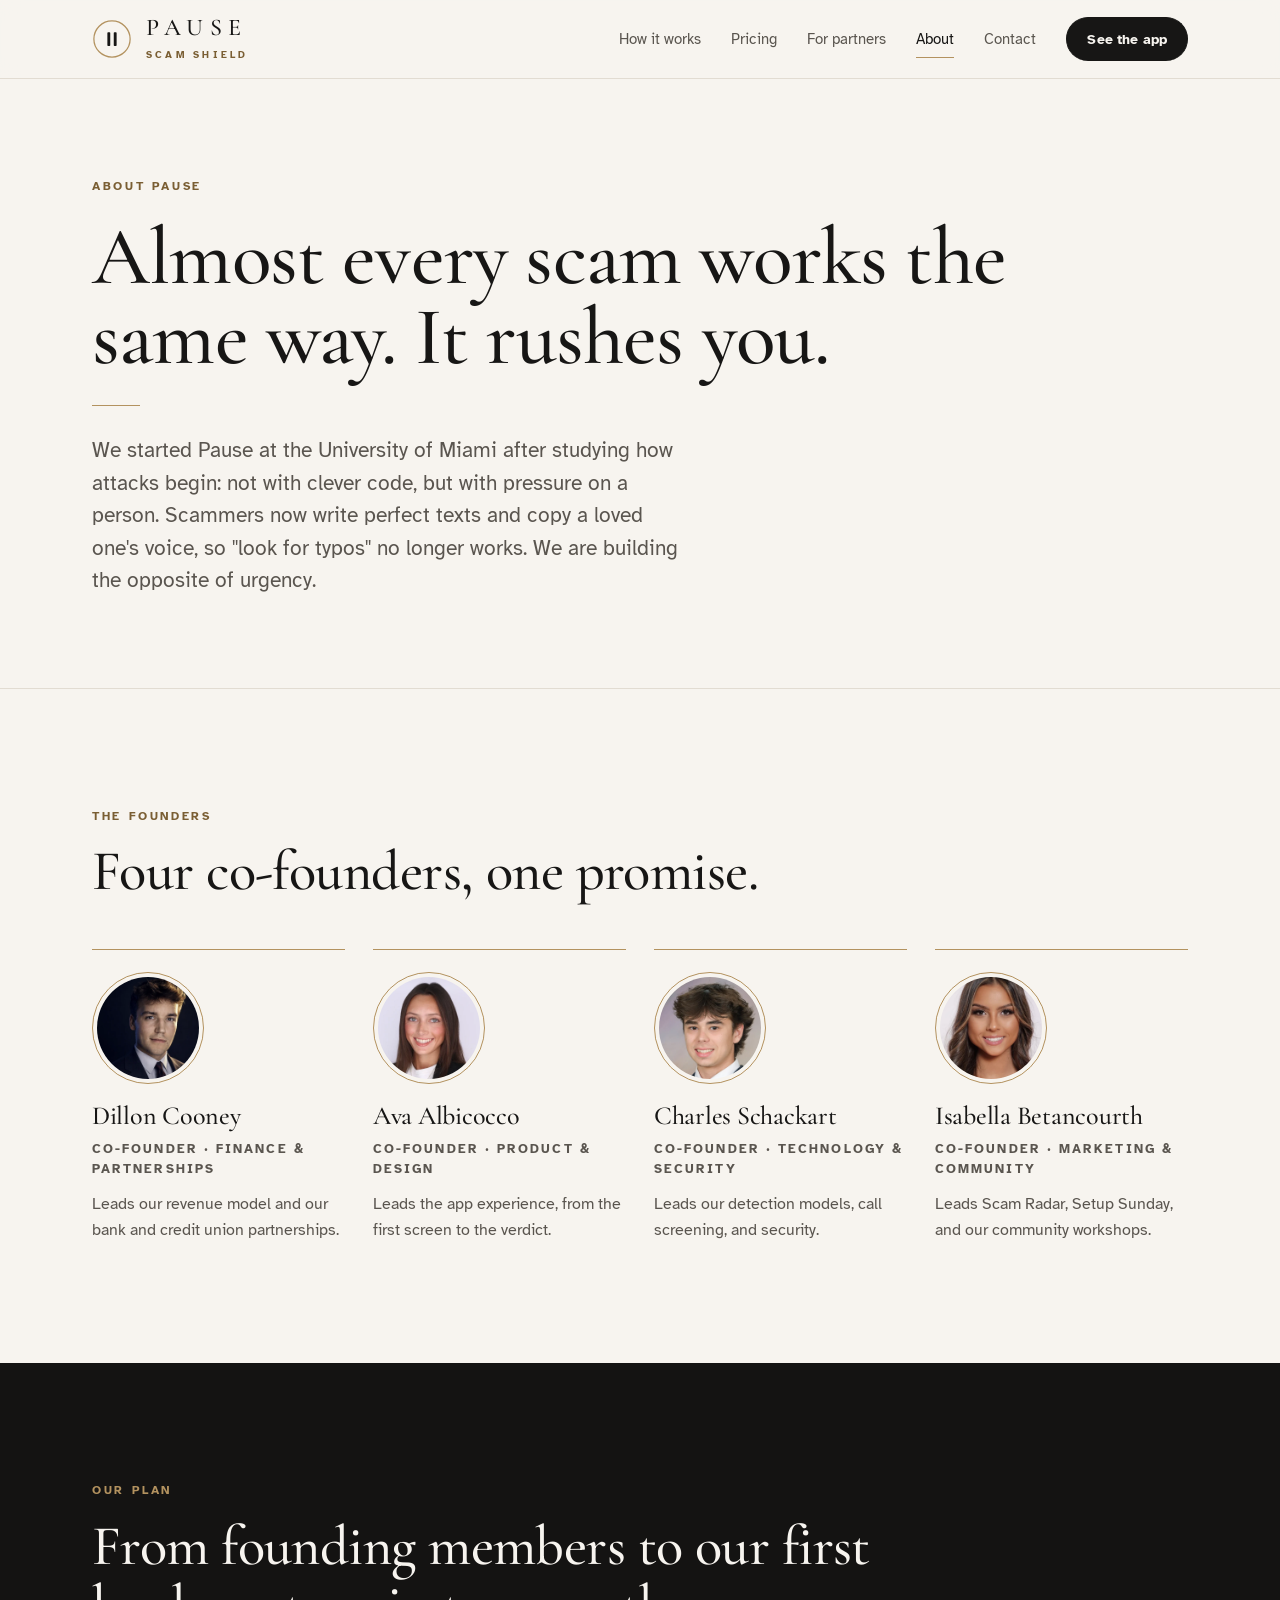
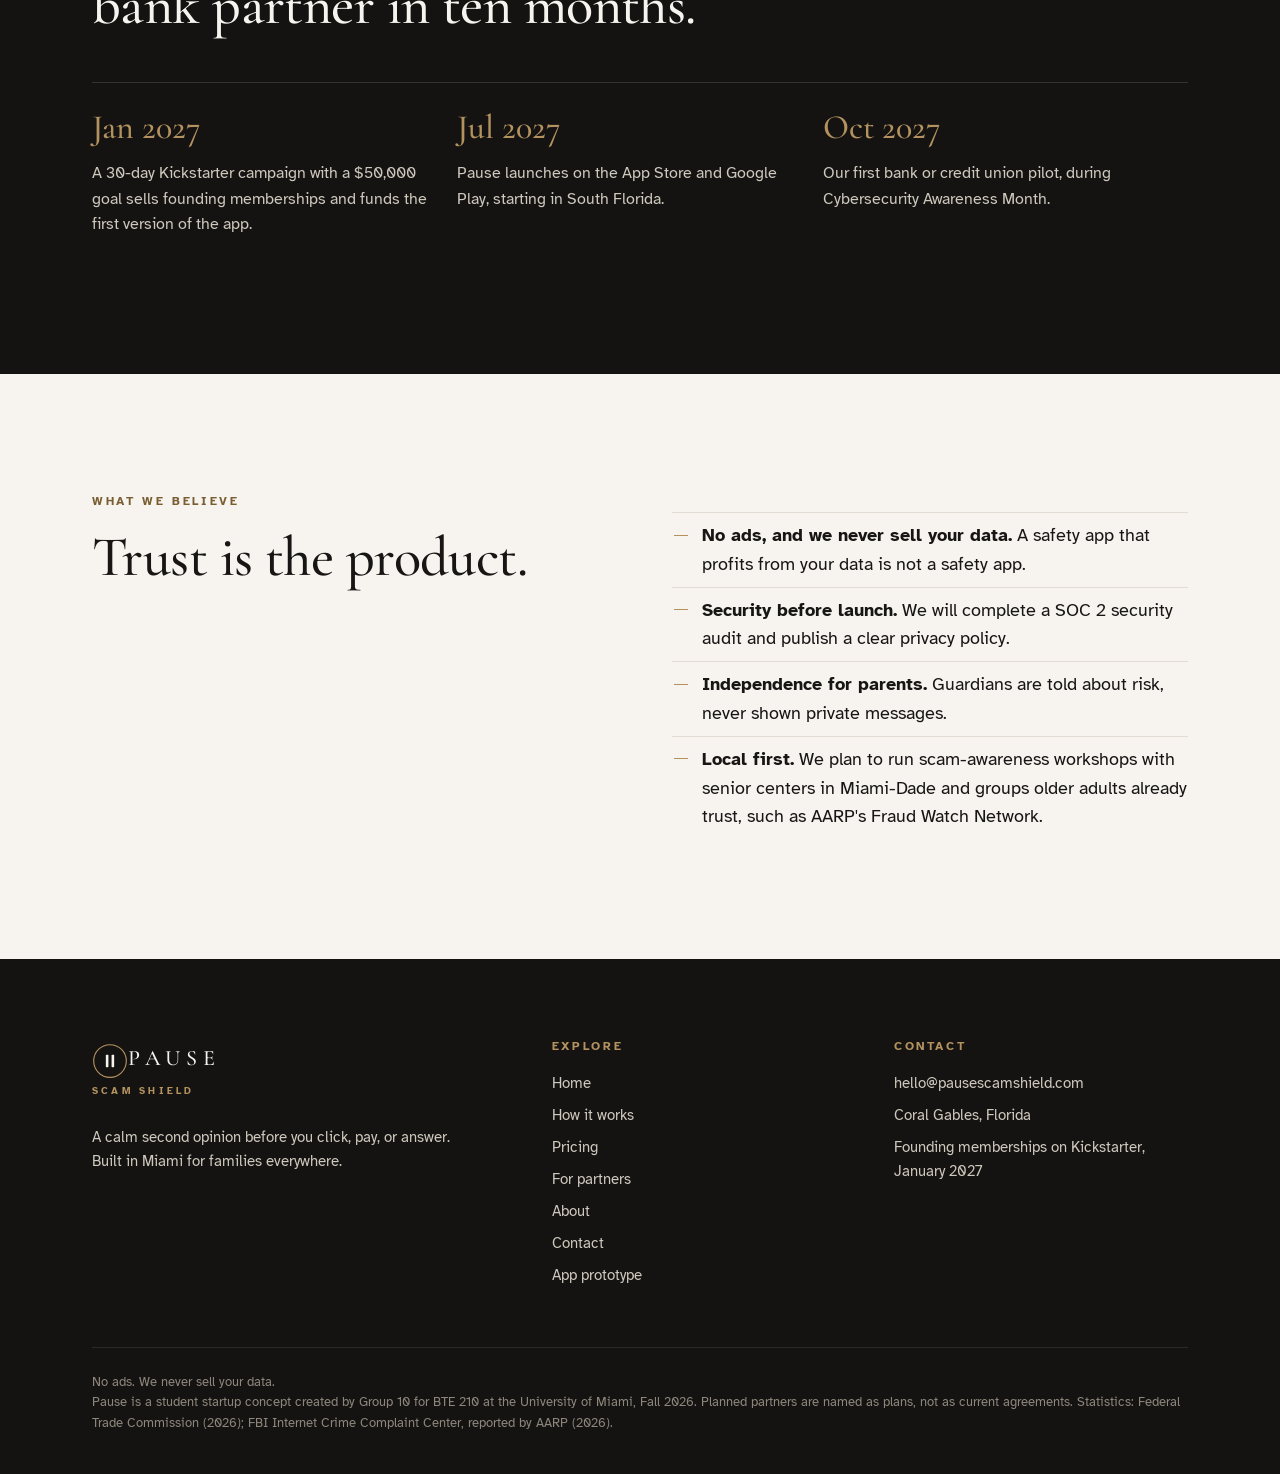
<file: about.html>
<!doctype html>
<html lang="en">
<head>
<meta charset="utf-8">
<meta name="viewport" content="width=device-width, initial-scale=1">
<title>About · Pause</title>
<meta name="description" content="Pause is the scam shield for families: a calm second opinion before you click, pay, or answer.">
<link rel="icon" href="assets/favicon.svg" type="image/svg+xml">
<link rel="stylesheet" href="assets/brand.css">
<link rel="stylesheet" href="assets/site.css?v=20261116">
</head>
<body>
<header class="site-head">
  <div class="wrap">
    <a class="logo" href="index.html" aria-label="Pause, home"><svg class="pause-mark" width="40" height="40" viewBox="0 0 64 64" aria-hidden="true"><circle class="ring" cx="32" cy="32" r="29" stroke-width="2"/><rect class="bar" x="24.6" y="21" width="4.6" height="22" rx="1.2"/><rect class="bar" x="34.8" y="21" width="4.6" height="22" rx="1.2"/></svg><span><span class="wordmark">Pause</span><span class="descriptor">Scam Shield</span></span></a>
    <nav class="nav" id="nav" aria-label="Main"><a href="how-it-works.html">How it works</a><a href="pricing.html">Pricing</a><a href="partners.html">For partners</a><a href="about.html" aria-current="page">About</a><a href="contact.html">Contact</a><a class="btn sm" href="app/" style="color:var(--ivory);border-bottom:0">See the app</a></nav>
    <button class="menu-btn" aria-controls="nav" aria-expanded="false">Menu</button>
  </div>
</header>
<main>
<section class="page-hero">
  <div class="wrap">
    <div class="eyebrow">About Pause</div>
    <h1 style="margin-top:22px;max-width:960px">Almost every scam works the same way. It rushes you.</h1>
    <hr class="gold-rule">
    <p class="lede">We started Pause at the University of Miami after studying how attacks begin: not with clever code, but with pressure on a person. Scammers now write perfect texts and copy a loved one's voice, so "look for typos" no longer works. We are building the opposite of urgency.</p>
  </div>
</section>

<section>
  <div class="wrap">
    <div class="eyebrow">The founders</div>
    <h2 style="margin-top:18px">Four co-founders, one promise.</h2>
    <div class="team">
      <div class="founder"><img class="headshot" src="assets/team/dillon-cooney.webp" alt="Dillon Cooney" width="112" height="112" loading="lazy"><h3>Dillon Cooney</h3><div class="role">Co-founder · Finance & Partnerships</div><p>Leads our revenue model and our bank and credit union partnerships.</p></div>
      <div class="founder"><img class="headshot" src="assets/team/ava-albicocco.webp" alt="Ava Albicocco" width="112" height="112" loading="lazy"><h3>Ava Albicocco</h3><div class="role">Co-founder · Product & Design</div><p>Leads the app experience, from the first screen to the verdict.</p></div>
      <div class="founder"><img class="headshot" src="assets/team/charles-schackart.webp" alt="Charles Schackart" width="112" height="112" loading="lazy"><h3>Charles Schackart</h3><div class="role">Co-founder · Technology & Security</div><p>Leads our detection models, call screening, and security.</p></div>
      <div class="founder"><img class="headshot" src="assets/team/isabella-betancourth.webp" alt="Isabella Betancourth" width="112" height="112" loading="lazy"><h3>Isabella Betancourth</h3><div class="role">Co-founder · Marketing & Community</div><p>Leads Scam Radar, Setup Sunday, and our community workshops.</p></div>
    </div>
  </div>
</section>

<section class="dark on-dark" id="kickstarter">
  <div class="wrap">
    <div class="eyebrow">Our plan</div>
    <h2 style="margin-top:18px;max-width:820px">From founding members to our first bank partner in ten months.</h2>
    <div class="timeline">
      <div><div class="when">Jan 2027</div><p>A 30-day Kickstarter campaign with a $50,000 goal sells founding memberships and funds the first version of the app.</p></div>
      <div><div class="when">Jul 2027</div><p>Pause launches on the App Store and Google Play, starting in South Florida.</p></div>
      <div><div class="when">Oct 2027</div><p>Our first bank or credit union pilot, during Cybersecurity Awareness Month.</p></div>
    </div>
  </div>
</section>

<section>
  <div class="wrap grid-2" style="align-items:start">
    <div><div class="eyebrow">What we believe</div><h2 style="margin-top:18px">Trust is the product.</h2></div>
    <ul class="ticks">
      <li><b>No ads, and we never sell your data.</b> A safety app that profits from your data is not a safety app.</li>
      <li><b>Security before launch.</b> We will complete a SOC 2 security audit and publish a clear privacy policy.</li>
      <li><b>Independence for parents.</b> Guardians are told about risk, never shown private messages.</li>
      <li><b>Local first.</b> We plan to run scam-awareness workshops with senior centers in Miami-Dade and groups older adults already trust, such as AARP's Fraud Watch Network.</li>
    </ul>
  </div>
</section>

</main>
<footer class="site-foot on-dark">
  <div class="wrap">
    <div class="cols">
      <div>
        <a class="logo" href="index.html" aria-label="Pause, home"><svg class="pause-mark" width="36" height="36" viewBox="0 0 64 64" aria-hidden="true"><circle class="ring" cx="32" cy="32" r="29" stroke-width="2"/><rect class="bar" x="24.6" y="21" width="4.6" height="22" rx="1.2"/><rect class="bar" x="34.8" y="21" width="4.6" height="22" rx="1.2"/></svg><span><span class="wordmark">Pause</span><span class="descriptor">Scam Shield</span></span></a>
        <p style="margin-top:22px;max-width:360px">A calm second opinion before you click, pay, or answer. Built in Miami for families everywhere.</p>
      </div>
      <div><div class="eyebrow" style="margin-bottom:12px">Explore</div><a href="index.html">Home</a><a href="how-it-works.html">How it works</a><a href="pricing.html">Pricing</a><a href="partners.html">For partners</a><a href="about.html">About</a><a href="contact.html">Contact</a><a href="app/">App prototype</a></div>
      <div><div class="eyebrow" style="margin-bottom:12px">Contact</div>
        <a href="mailto:hello@pausescamshield.com">hello@pausescamshield.com</a>
        <span style="display:block;padding:4px 0">Coral Gables, Florida</span>
        <span style="display:block;padding:4px 0">Founding memberships on Kickstarter, January 2027</span>
      </div>
    </div>
    <div class="legal">
      No ads. We never sell your data.<br>
      Pause is a student startup concept created by Group 10 for BTE 210 at the University of Miami, Fall 2026. Planned partners are named as plans, not as current agreements.
      Statistics: Federal Trade Commission (2026); FBI Internet Crime Complaint Center, reported by AARP (2026).
    </div>
  </div>
</footer>
<script src="assets/site.js?v=20261116"></script>
</body>
</html>
</file>
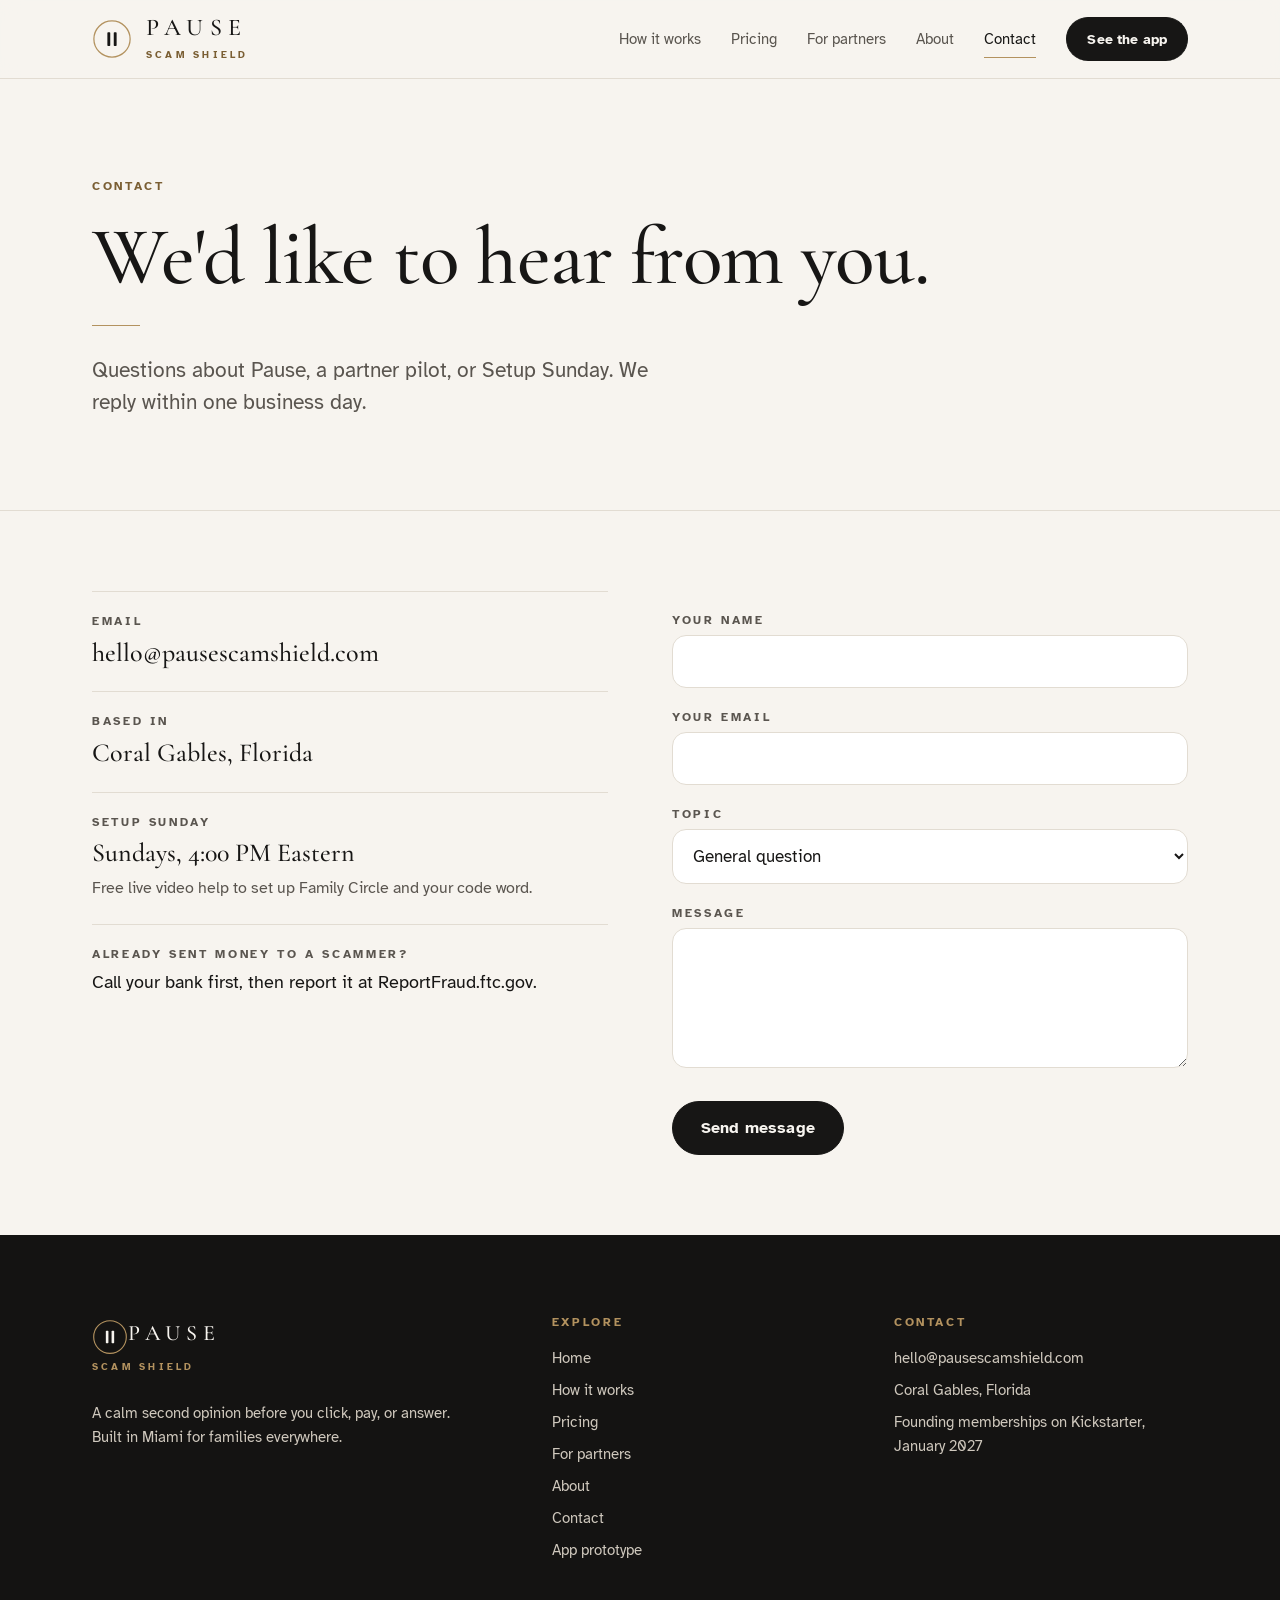
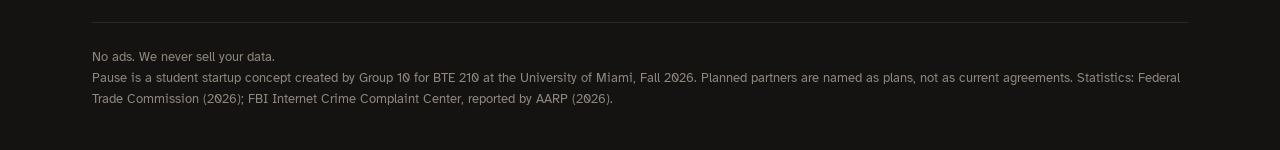
<file: contact.html>
<!doctype html>
<html lang="en">
<head>
<meta charset="utf-8">
<meta name="viewport" content="width=device-width, initial-scale=1">
<title>Contact · Pause</title>
<meta name="description" content="Pause is the scam shield for families: a calm second opinion before you click, pay, or answer.">
<link rel="icon" href="assets/favicon.svg" type="image/svg+xml">
<link rel="stylesheet" href="assets/brand.css">
<link rel="stylesheet" href="assets/site.css?v=20261116">
</head>
<body>
<header class="site-head">
  <div class="wrap">
    <a class="logo" href="index.html" aria-label="Pause, home"><svg class="pause-mark" width="40" height="40" viewBox="0 0 64 64" aria-hidden="true"><circle class="ring" cx="32" cy="32" r="29" stroke-width="2"/><rect class="bar" x="24.6" y="21" width="4.6" height="22" rx="1.2"/><rect class="bar" x="34.8" y="21" width="4.6" height="22" rx="1.2"/></svg><span><span class="wordmark">Pause</span><span class="descriptor">Scam Shield</span></span></a>
    <nav class="nav" id="nav" aria-label="Main"><a href="how-it-works.html">How it works</a><a href="pricing.html">Pricing</a><a href="partners.html">For partners</a><a href="about.html">About</a><a href="contact.html" aria-current="page">Contact</a><a class="btn sm" href="app/" style="color:var(--ivory);border-bottom:0">See the app</a></nav>
    <button class="menu-btn" aria-controls="nav" aria-expanded="false">Menu</button>
  </div>
</header>
<main>
<section class="page-hero">
  <div class="wrap">
    <div class="eyebrow">Contact</div>
    <h1 style="margin-top:22px">We'd like to hear from you.</h1>
    <hr class="gold-rule">
    <p class="lede">Questions about Pause, a partner pilot, or Setup Sunday. We reply within one business day.</p>
  </div>
</section>

<section class="tight">
  <div class="wrap grid-2" style="align-items:start">
    <ul class="contact-list">
      <li><div class="eyebrow">Email</div><a href="mailto:hello@pausescamshield.com">hello@pausescamshield.com</a></li>
      <li><div class="eyebrow">Based in</div><span class="v">Coral Gables, Florida</span></li>
      <li><div class="eyebrow">Setup Sunday</div><span class="v">Sundays, 4:00 PM Eastern</span><p class="muted" style="margin:6px 0 0;font-size:16px">Free live video help to set up Family Circle and your code word.</p></li>
      <li><div class="eyebrow">Already sent money to a scammer?</div><p style="margin:6px 0 0">Call your bank first, then report it at <a href="https://reportfraud.ftc.gov" style="font:inherit;display:inline">ReportFraud.ftc.gov</a>.</p></li>
    </ul>
    <form class="form" id="contact-form" data-to="hello@pausescamshield.com">
      <label for="name">Your name</label><input id="name" name="name" required autocomplete="name">
      <label for="email">Your email</label><input id="email" name="email" type="email" required autocomplete="email">
      <label for="topic">Topic</label>
      <select id="topic" name="topic"><option>General question</option><option>Partner pilot</option><option>Setup Sunday</option><option>Press</option></select>
      <label for="message">Message</label><textarea id="message" name="message" required></textarea>
      <button class="btn" type="submit" style="margin-top:24px">Send message</button>
      <p class="sent-note" id="contact-note" role="status" aria-live="polite" hidden></p>
    </form>
  </div>
</section>

</main>
<footer class="site-foot on-dark">
  <div class="wrap">
    <div class="cols">
      <div>
        <a class="logo" href="index.html" aria-label="Pause, home"><svg class="pause-mark" width="36" height="36" viewBox="0 0 64 64" aria-hidden="true"><circle class="ring" cx="32" cy="32" r="29" stroke-width="2"/><rect class="bar" x="24.6" y="21" width="4.6" height="22" rx="1.2"/><rect class="bar" x="34.8" y="21" width="4.6" height="22" rx="1.2"/></svg><span><span class="wordmark">Pause</span><span class="descriptor">Scam Shield</span></span></a>
        <p style="margin-top:22px;max-width:360px">A calm second opinion before you click, pay, or answer. Built in Miami for families everywhere.</p>
      </div>
      <div><div class="eyebrow" style="margin-bottom:12px">Explore</div><a href="index.html">Home</a><a href="how-it-works.html">How it works</a><a href="pricing.html">Pricing</a><a href="partners.html">For partners</a><a href="about.html">About</a><a href="contact.html">Contact</a><a href="app/">App prototype</a></div>
      <div><div class="eyebrow" style="margin-bottom:12px">Contact</div>
        <a href="mailto:hello@pausescamshield.com">hello@pausescamshield.com</a>
        <span style="display:block;padding:4px 0">Coral Gables, Florida</span>
        <span style="display:block;padding:4px 0">Founding memberships on Kickstarter, January 2027</span>
      </div>
    </div>
    <div class="legal">
      No ads. We never sell your data.<br>
      Pause is a student startup concept created by Group 10 for BTE 210 at the University of Miami, Fall 2026. Planned partners are named as plans, not as current agreements.
      Statistics: Federal Trade Commission (2026); FBI Internet Crime Complaint Center, reported by AARP (2026).
    </div>
  </div>
</footer>
<script src="assets/site.js?v=20261116"></script>
</body>
</html>
</file>
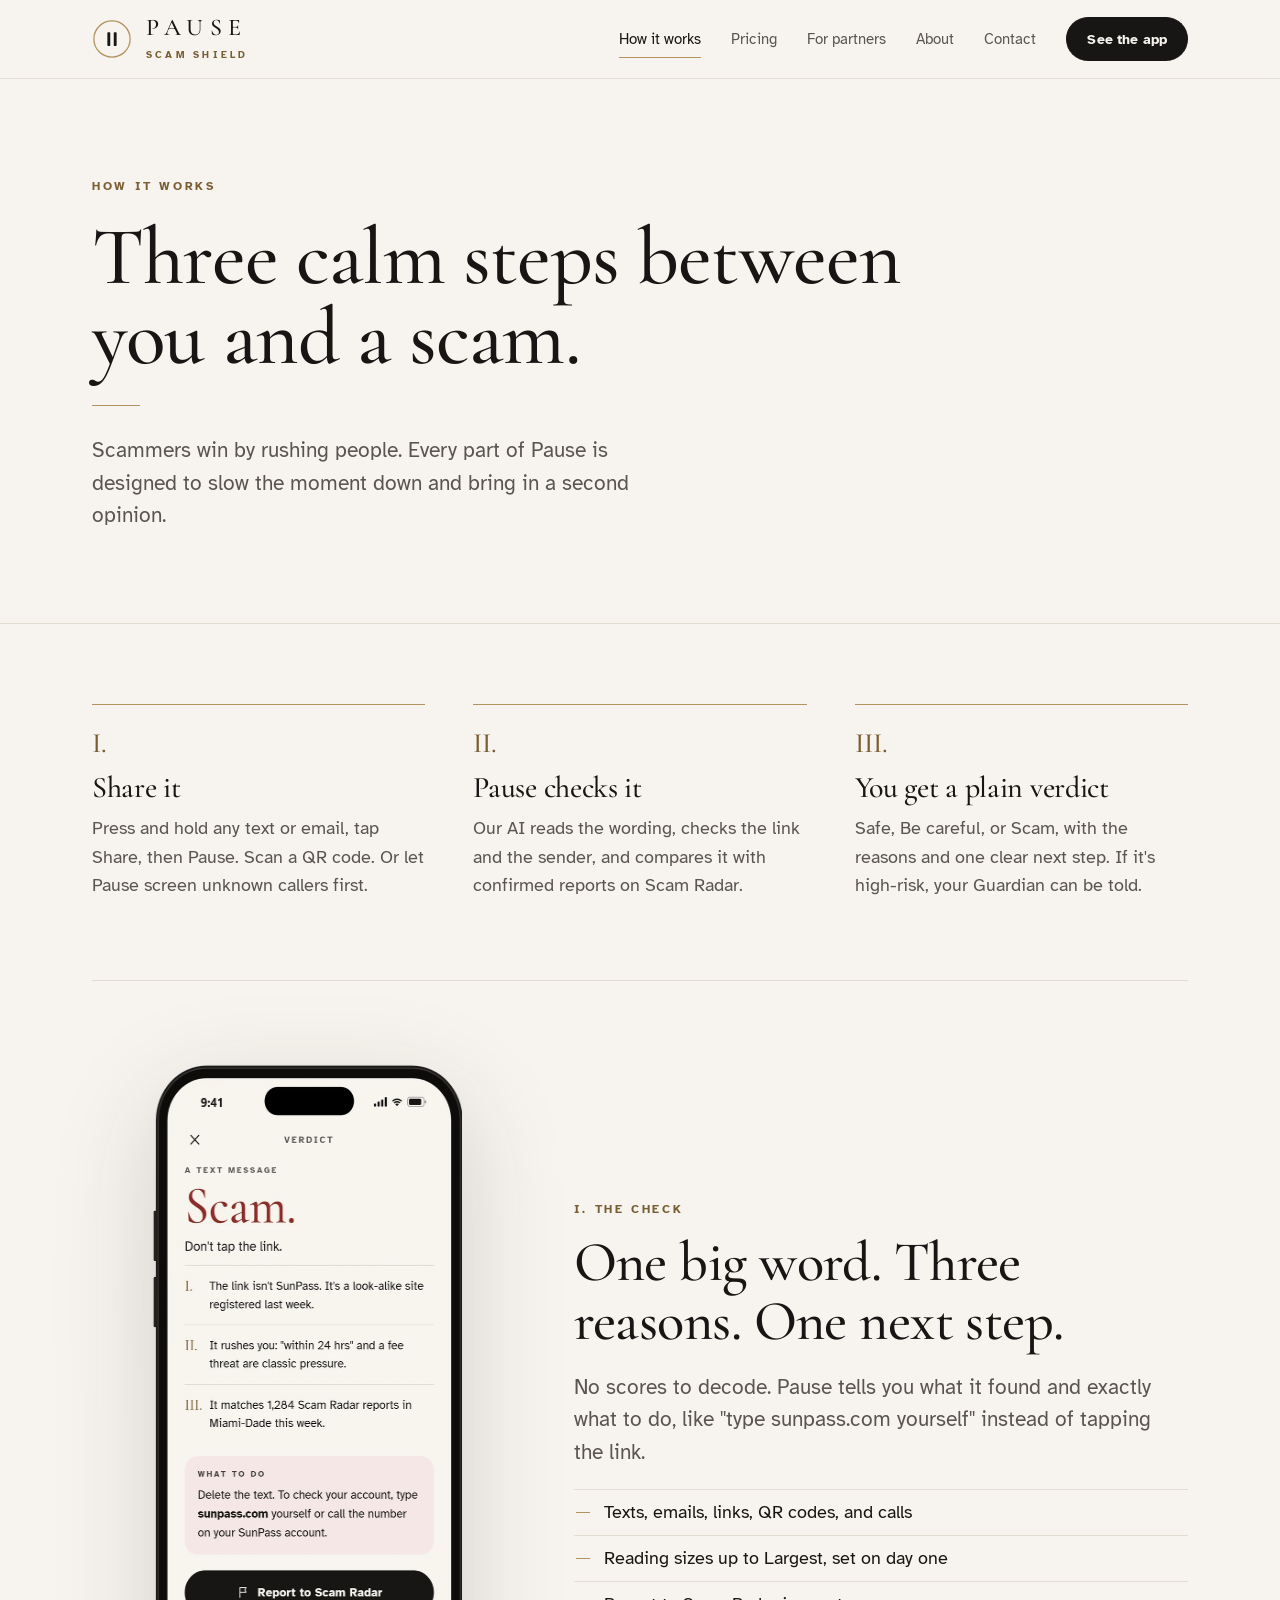
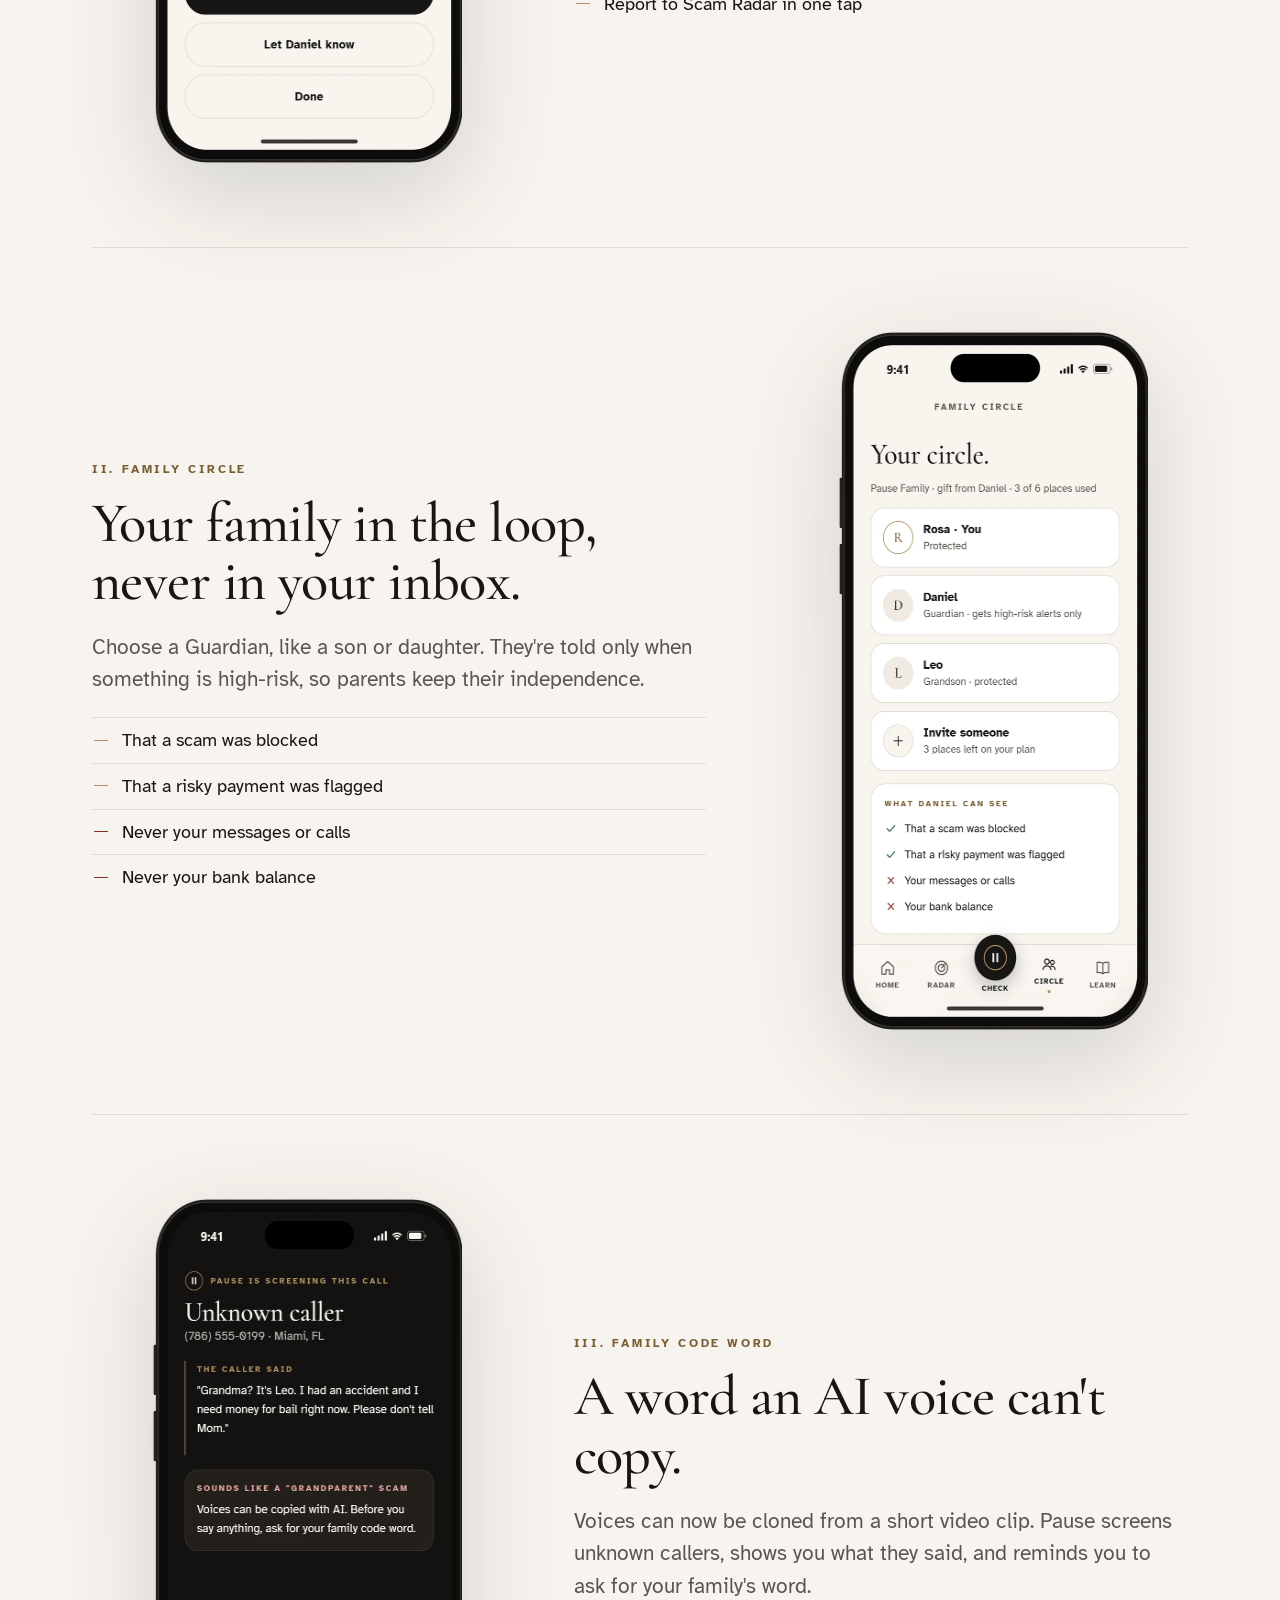
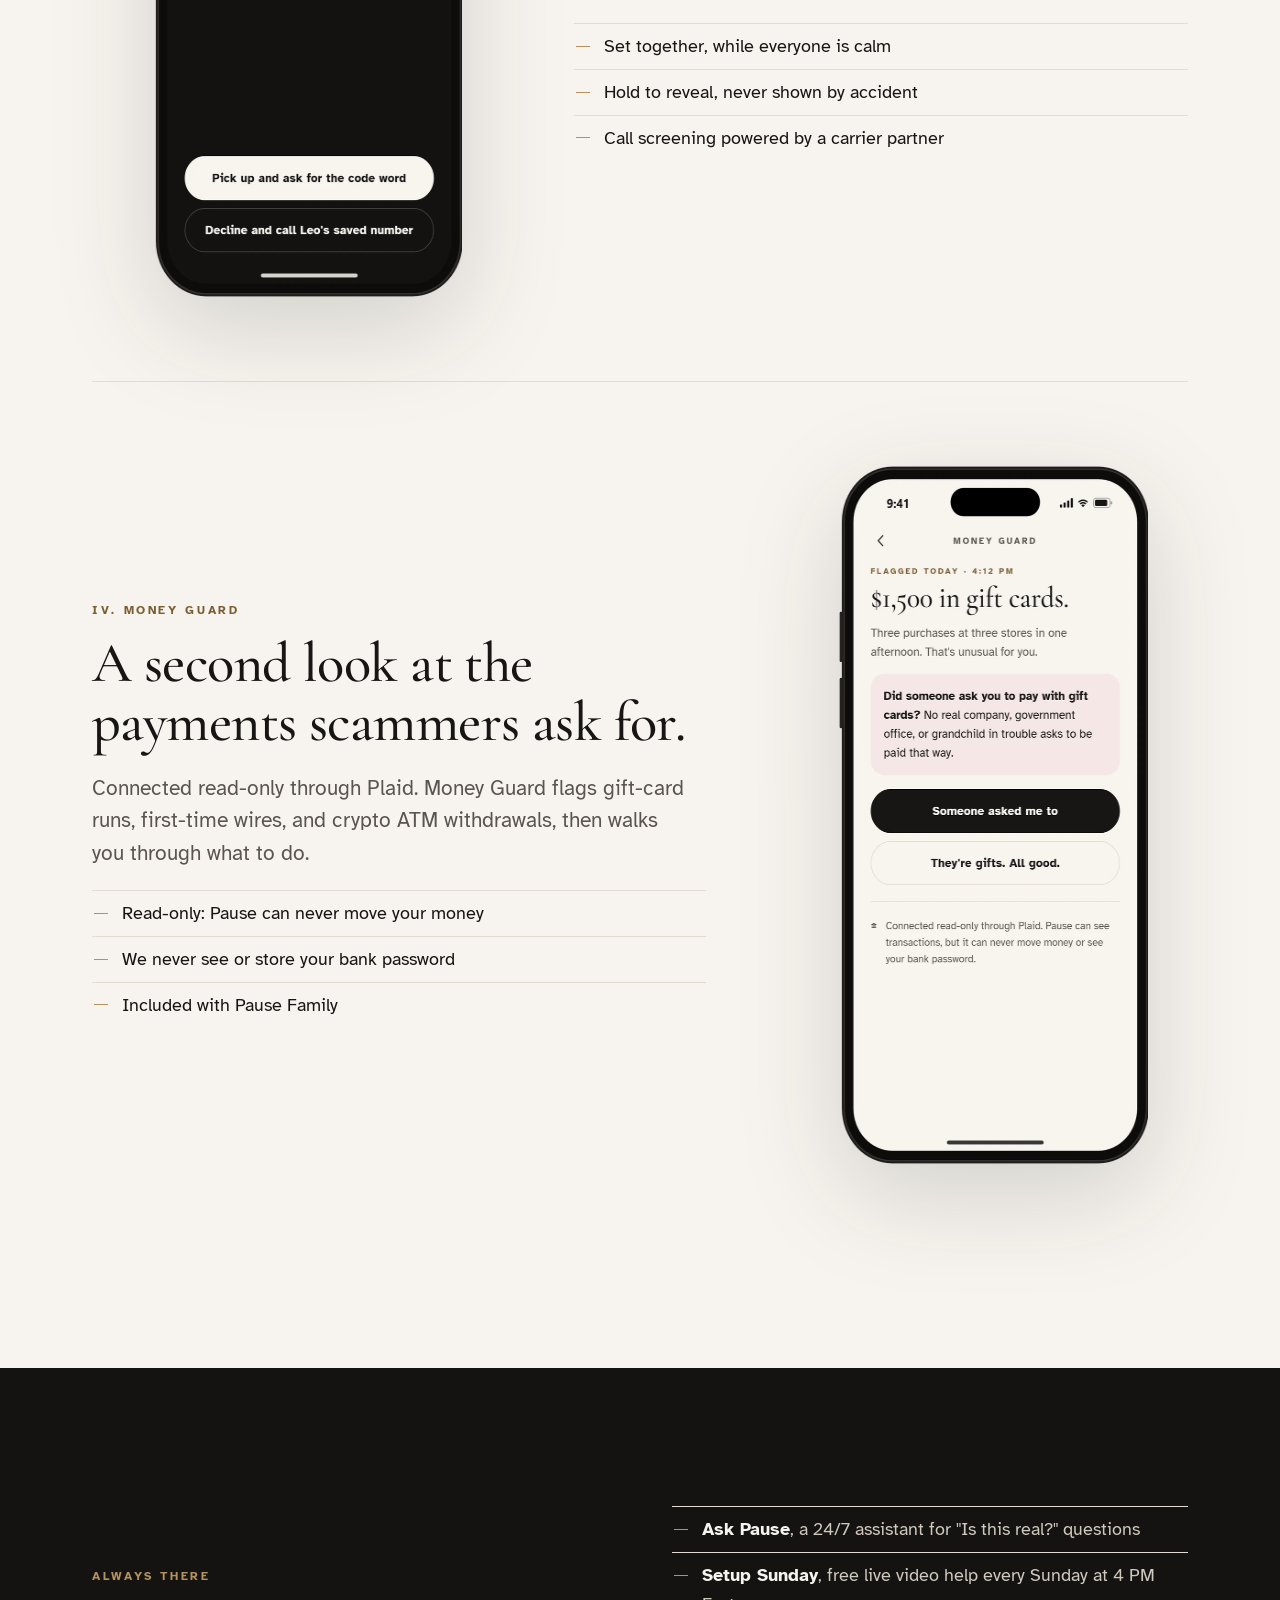
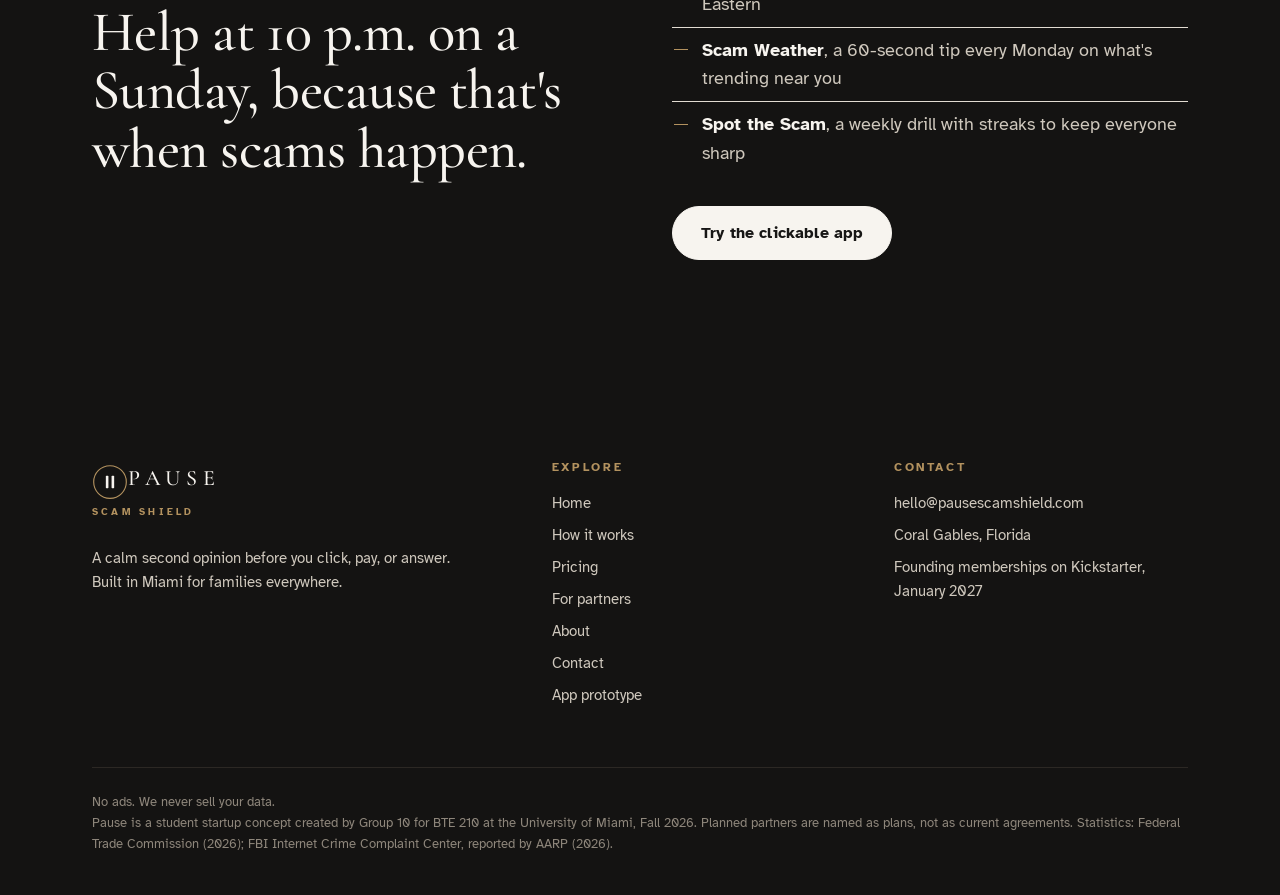
<file: how-it-works.html>
<!doctype html>
<html lang="en">
<head>
<meta charset="utf-8">
<meta name="viewport" content="width=device-width, initial-scale=1">
<title>How Pause Works · Pause</title>
<meta name="description" content="Pause is the scam shield for families: a calm second opinion before you click, pay, or answer.">
<link rel="icon" href="assets/favicon.svg" type="image/svg+xml">
<link rel="stylesheet" href="assets/brand.css">
<link rel="stylesheet" href="assets/site.css?v=20261116">
</head>
<body>
<header class="site-head">
  <div class="wrap">
    <a class="logo" href="index.html" aria-label="Pause, home"><svg class="pause-mark" width="40" height="40" viewBox="0 0 64 64" aria-hidden="true"><circle class="ring" cx="32" cy="32" r="29" stroke-width="2"/><rect class="bar" x="24.6" y="21" width="4.6" height="22" rx="1.2"/><rect class="bar" x="34.8" y="21" width="4.6" height="22" rx="1.2"/></svg><span><span class="wordmark">Pause</span><span class="descriptor">Scam Shield</span></span></a>
    <nav class="nav" id="nav" aria-label="Main"><a href="how-it-works.html" aria-current="page">How it works</a><a href="pricing.html">Pricing</a><a href="partners.html">For partners</a><a href="about.html">About</a><a href="contact.html">Contact</a><a class="btn sm" href="app/" style="color:var(--ivory);border-bottom:0">See the app</a></nav>
    <button class="menu-btn" aria-controls="nav" aria-expanded="false">Menu</button>
  </div>
</header>
<main>
<section class="page-hero">
  <div class="wrap">
    <div class="eyebrow">How it works</div>
    <h1 style="margin-top:22px;max-width:900px">Three calm steps between you and a scam.</h1>
    <hr class="gold-rule">
    <p class="lede">Scammers win by rushing people. Every part of Pause is designed to slow the moment down and bring in a second opinion.</p>
  </div>
</section>

<section class="tight">
  <div class="wrap steps">
    <div><div class="numeral">I.</div><h3>Share it</h3><p>Press and hold any text or email, tap Share, then Pause. Scan a QR code. Or let Pause screen unknown callers first.</p></div>
    <div><div class="numeral">II.</div><h3>Pause checks it</h3><p>Our AI reads the wording, checks the link and the sender, and compares it with confirmed reports on Scam Radar.</p></div>
    <div><div class="numeral">III.</div><h3>You get a plain verdict</h3><p>Safe, Be careful, or Scam, with the reasons and one clear next step. If it's high-risk, your Guardian can be told.</p></div>
  </div>
</section>

<section style="padding-top:0">
  <div class="wrap">
    <div class="detail">
      <div class="shot"><img src="assets/screens/verdict-scam.webp" alt="Scam verdict with three numbered reasons" loading="lazy" width="360" height="722"></div>
      <div><div class="eyebrow">I. The check</div><h2 style="margin-top:16px">One big word. Three reasons. One next step.</h2>
        <p class="lede" style="margin-top:20px">No scores to decode. Pause tells you what it found and exactly what to do, like "type sunpass.com yourself" instead of tapping the link.</p>
        <ul class="ticks"><li>Texts, emails, links, QR codes, and calls</li><li>Reading sizes up to Largest, set on day one</li><li>Report to Scam Radar in one tap</li></ul></div>
    </div>
    <div class="detail">
      <div class="shot"><img src="assets/screens/circle.webp" alt="Family Circle with Rosa, her Guardian Daniel, and her grandson Leo" loading="lazy" width="360" height="722"></div>
      <div><div class="eyebrow">II. Family Circle</div><h2 style="margin-top:16px">Your family in the loop, never in your inbox.</h2>
        <p class="lede" style="margin-top:20px">Choose a Guardian, like a son or daughter. They're told only when something is high-risk, so parents keep their independence.</p>
        <ul class="ticks"><li>That a scam was blocked</li><li>That a risky payment was flagged</li><li class="no">Never your messages or calls</li><li class="no">Never your bank balance</li></ul></div>
    </div>
    <div class="detail">
      <div class="shot"><img src="assets/screens/call.webp" alt="Pause screening an unknown caller who claims to be a grandson" loading="lazy" width="360" height="722"></div>
      <div><div class="eyebrow">III. Family Code Word</div><h2 style="margin-top:16px">A word an AI voice can't copy.</h2>
        <p class="lede" style="margin-top:20px">Voices can now be cloned from a short video clip. Pause screens unknown callers, shows you what they said, and reminds you to ask for your family's word.</p>
        <ul class="ticks"><li>Set together, while everyone is calm</li><li>Hold to reveal, never shown by accident</li><li>Call screening powered by a carrier partner</li></ul></div>
    </div>
    <div class="detail">
      <div class="shot"><img src="assets/screens/money.webp" alt="Money Guard flagging $1,500 in gift card purchases" loading="lazy" width="360" height="722"></div>
      <div><div class="eyebrow">IV. Money Guard</div><h2 style="margin-top:16px">A second look at the payments scammers ask for.</h2>
        <p class="lede" style="margin-top:20px">Connected read-only through Plaid. Money Guard flags gift-card runs, first-time wires, and crypto ATM withdrawals, then walks you through what to do.</p>
        <ul class="ticks"><li>Read-only: Pause can never move your money</li><li>We never see or store your bank password</li><li>Included with Pause Family</li></ul></div>
    </div>
  </div>
</section>

<section class="dark on-dark">
  <div class="wrap grid-2">
    <div><div class="eyebrow">Always there</div><h2 style="margin-top:18px">Help at 10 p.m. on a Sunday, because that's when scams happen.</h2></div>
    <div>
      <ul class="ticks" style="color:#CFC8BD">
        <li><b style="color:var(--ivory)">Ask Pause</b>, a 24/7 assistant for "Is this real?" questions</li>
        <li><b style="color:var(--ivory)">Setup Sunday</b>, free live video help every Sunday at 4 PM Eastern</li>
        <li><b style="color:var(--ivory)">Scam Weather</b>, a 60-second tip every Monday on what's trending near you</li>
        <li><b style="color:var(--ivory)">Spot the Scam</b>, a weekly drill with streaks to keep everyone sharp</li>
      </ul>
      <div style="margin-top:30px"><a class="btn" href="app/">Try the clickable app</a></div>
    </div>
  </div>
</section>

</main>
<footer class="site-foot on-dark">
  <div class="wrap">
    <div class="cols">
      <div>
        <a class="logo" href="index.html" aria-label="Pause, home"><svg class="pause-mark" width="36" height="36" viewBox="0 0 64 64" aria-hidden="true"><circle class="ring" cx="32" cy="32" r="29" stroke-width="2"/><rect class="bar" x="24.6" y="21" width="4.6" height="22" rx="1.2"/><rect class="bar" x="34.8" y="21" width="4.6" height="22" rx="1.2"/></svg><span><span class="wordmark">Pause</span><span class="descriptor">Scam Shield</span></span></a>
        <p style="margin-top:22px;max-width:360px">A calm second opinion before you click, pay, or answer. Built in Miami for families everywhere.</p>
      </div>
      <div><div class="eyebrow" style="margin-bottom:12px">Explore</div><a href="index.html">Home</a><a href="how-it-works.html">How it works</a><a href="pricing.html">Pricing</a><a href="partners.html">For partners</a><a href="about.html">About</a><a href="contact.html">Contact</a><a href="app/">App prototype</a></div>
      <div><div class="eyebrow" style="margin-bottom:12px">Contact</div>
        <a href="mailto:hello@pausescamshield.com">hello@pausescamshield.com</a>
        <span style="display:block;padding:4px 0">Coral Gables, Florida</span>
        <span style="display:block;padding:4px 0">Founding memberships on Kickstarter, January 2027</span>
      </div>
    </div>
    <div class="legal">
      No ads. We never sell your data.<br>
      Pause is a student startup concept created by Group 10 for BTE 210 at the University of Miami, Fall 2026. Planned partners are named as plans, not as current agreements.
      Statistics: Federal Trade Commission (2026); FBI Internet Crime Complaint Center, reported by AARP (2026).
    </div>
  </div>
</footer>
<script src="assets/site.js?v=20261116"></script>
</body>
</html>
</file>
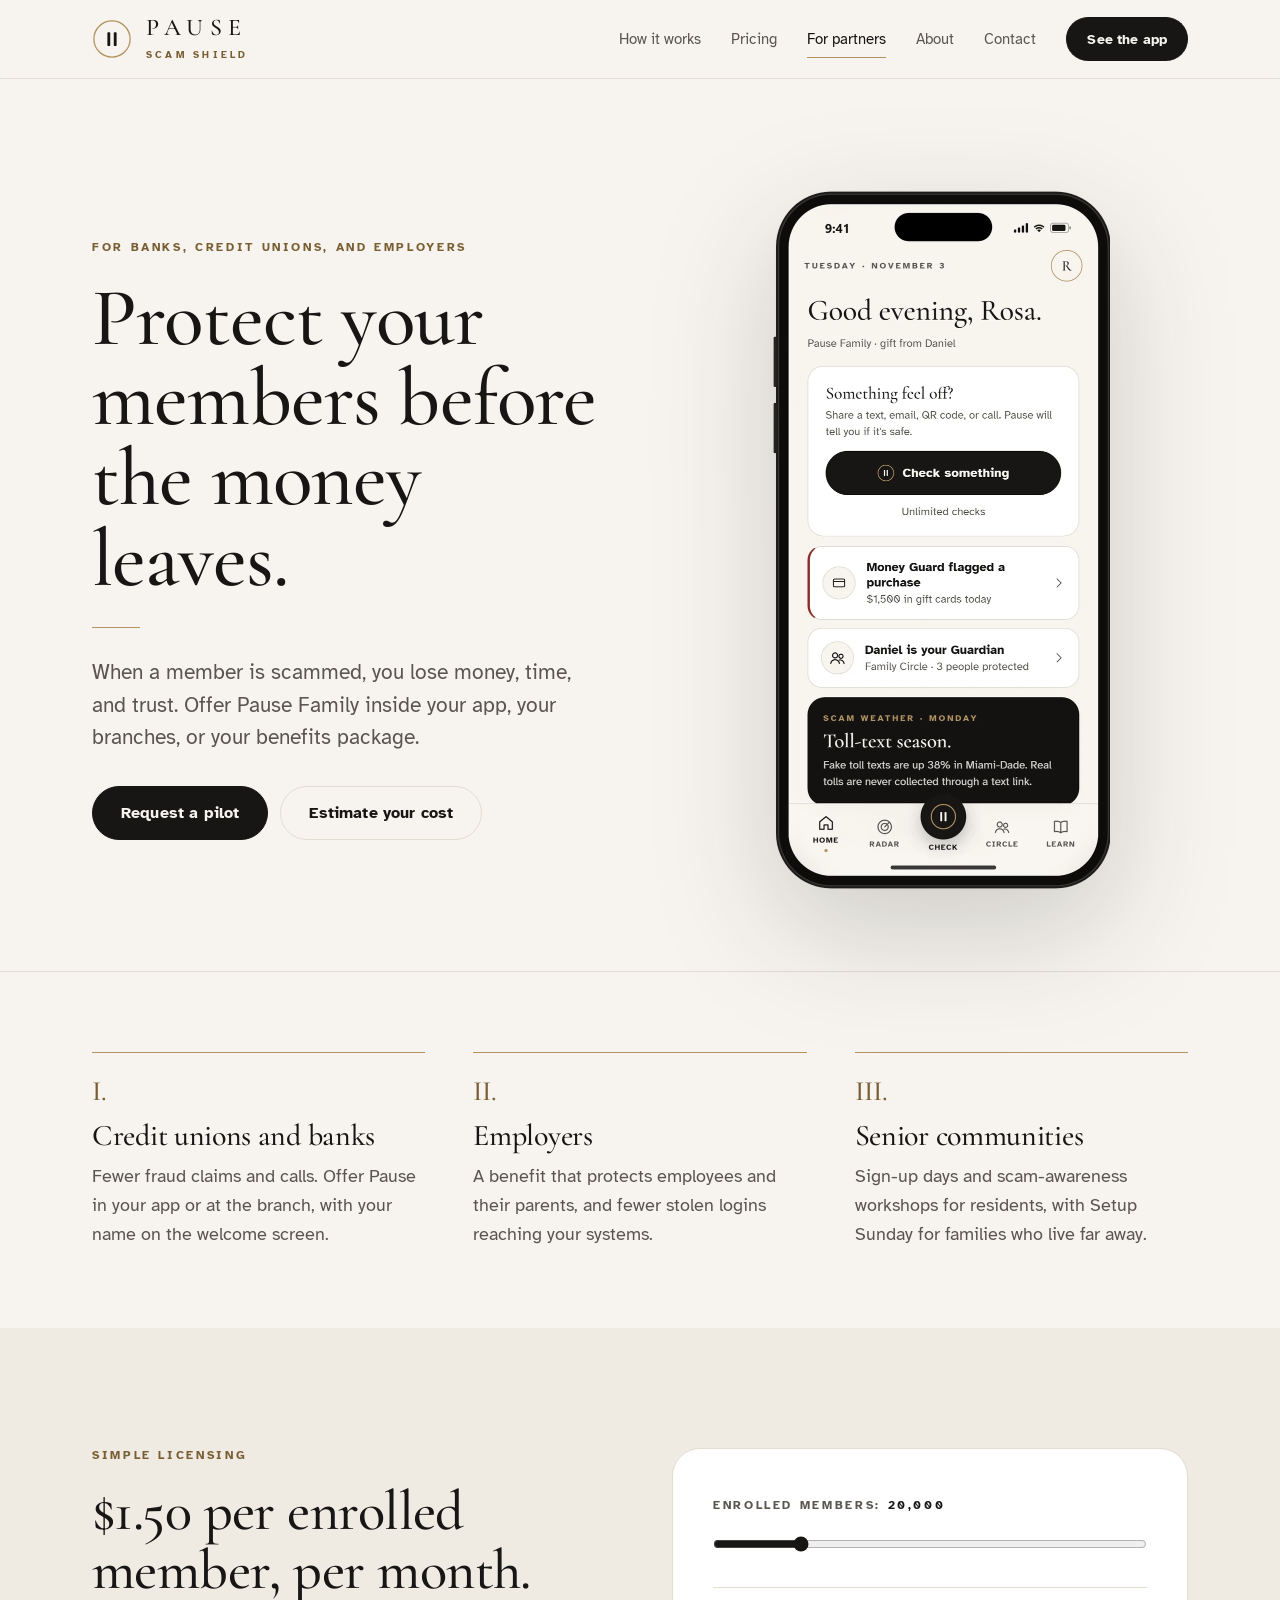
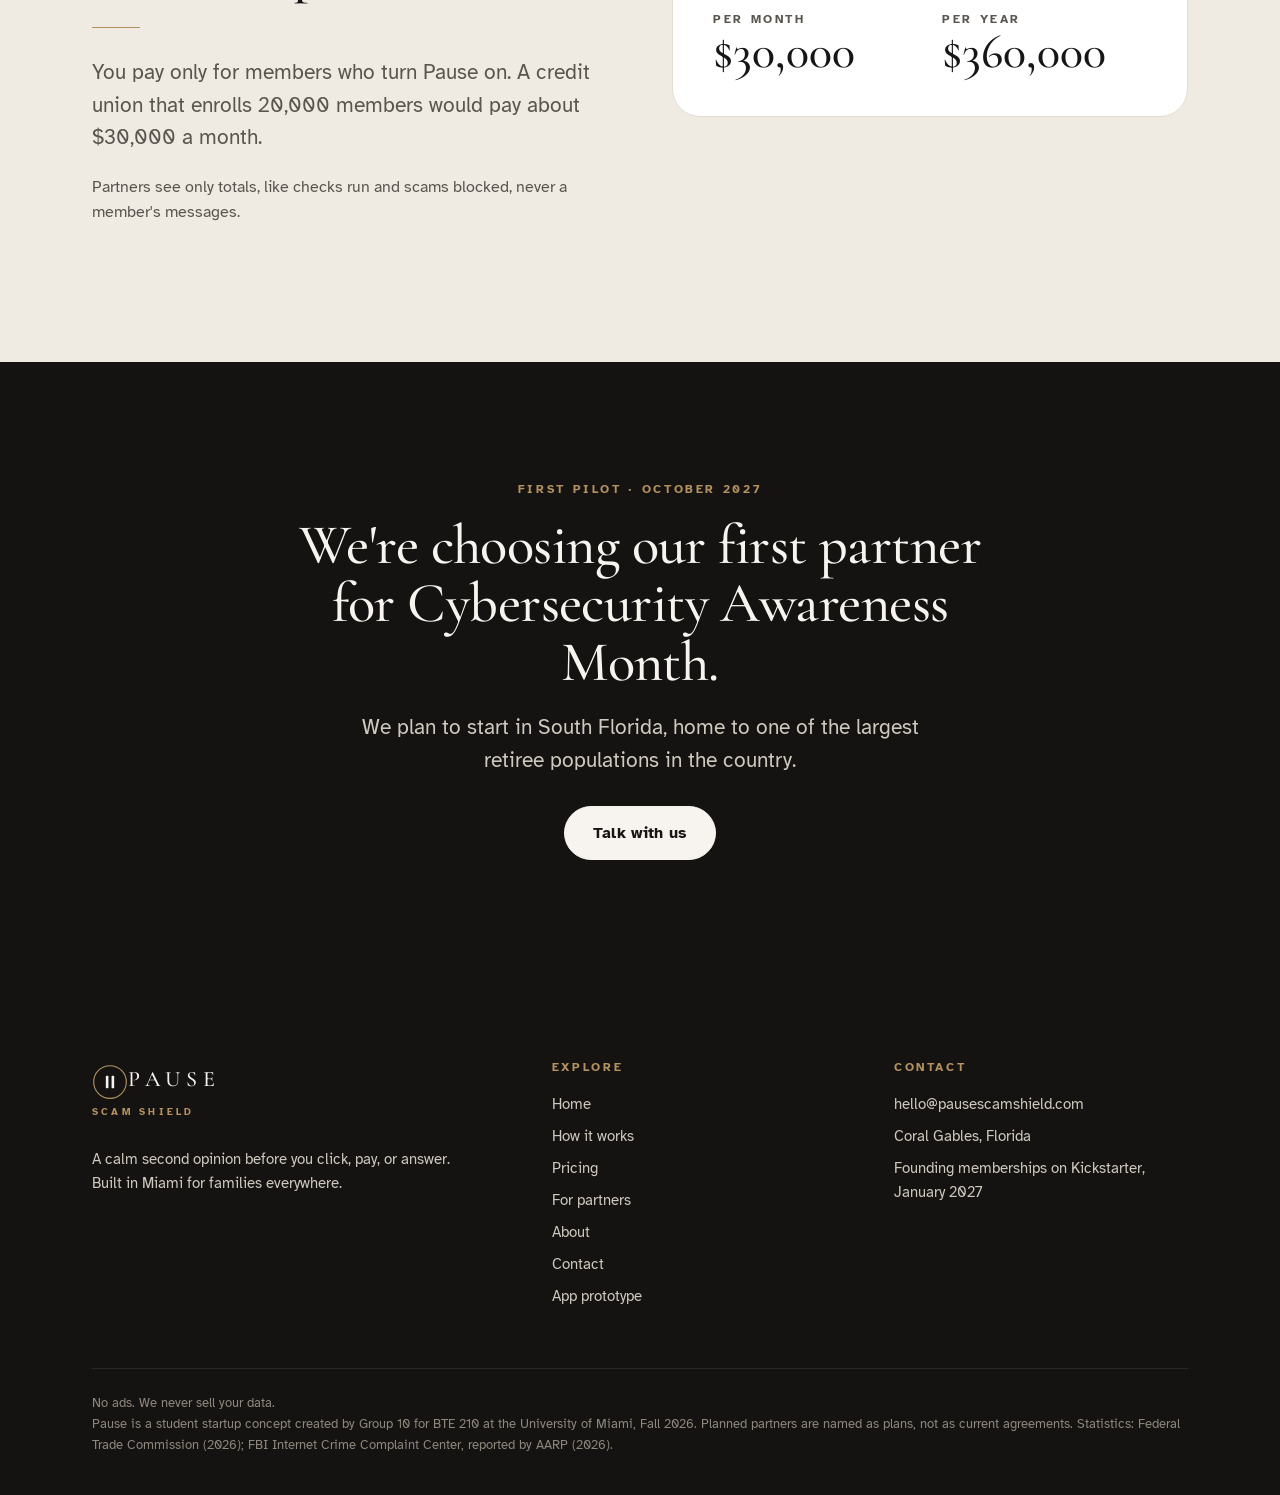
<file: partners.html>
<!doctype html>
<html lang="en">
<head>
<meta charset="utf-8">
<meta name="viewport" content="width=device-width, initial-scale=1">
<title>For Partners · Pause</title>
<meta name="description" content="Pause is the scam shield for families: a calm second opinion before you click, pay, or answer.">
<link rel="icon" href="assets/favicon.svg" type="image/svg+xml">
<link rel="stylesheet" href="assets/brand.css">
<link rel="stylesheet" href="assets/site.css?v=20261116">
</head>
<body>
<header class="site-head">
  <div class="wrap">
    <a class="logo" href="index.html" aria-label="Pause, home"><svg class="pause-mark" width="40" height="40" viewBox="0 0 64 64" aria-hidden="true"><circle class="ring" cx="32" cy="32" r="29" stroke-width="2"/><rect class="bar" x="24.6" y="21" width="4.6" height="22" rx="1.2"/><rect class="bar" x="34.8" y="21" width="4.6" height="22" rx="1.2"/></svg><span><span class="wordmark">Pause</span><span class="descriptor">Scam Shield</span></span></a>
    <nav class="nav" id="nav" aria-label="Main"><a href="how-it-works.html">How it works</a><a href="pricing.html">Pricing</a><a href="partners.html" aria-current="page">For partners</a><a href="about.html">About</a><a href="contact.html">Contact</a><a class="btn sm" href="app/" style="color:var(--ivory);border-bottom:0">See the app</a></nav>
    <button class="menu-btn" aria-controls="nav" aria-expanded="false">Menu</button>
  </div>
</header>
<main>
<section class="page-hero">
  <div class="wrap grid-2">
    <div>
      <div class="eyebrow">For banks, credit unions, and employers</div>
      <h1 style="margin-top:22px">Protect your members before the money leaves.</h1>
      <hr class="gold-rule">
      <p class="lede">When a member is scammed, you lose money, time, and trust. Offer Pause Family inside your app, your branches, or your benefits package.</p>
      <div style="display:flex;gap:12px;flex-wrap:wrap;margin-top:32px"><a class="btn" href="contact.html?topic=Partner%20pilot">Request a pilot</a><a class="btn ghost" href="#calculator">Estimate your cost</a></div>
    </div>
    <div class="hero-phone"><img src="assets/screens/home.webp" alt="Pause home screen" loading="lazy" width="360" height="722"></div>
  </div>
</section>

<section class="tight">
  <div class="wrap steps">
    <div><div class="numeral">I.</div><h3>Credit unions and banks</h3><p>Fewer fraud claims and calls. Offer Pause in your app or at the branch, with your name on the welcome screen.</p></div>
    <div><div class="numeral">II.</div><h3>Employers</h3><p>A benefit that protects employees and their parents, and fewer stolen logins reaching your systems.</p></div>
    <div><div class="numeral">III.</div><h3>Senior communities</h3><p>Sign-up days and scam-awareness workshops for residents, with Setup Sunday for families who live far away.</p></div>
  </div>
</section>

<section class="linen" id="calculator">
  <div class="wrap grid-2" style="align-items:start">
    <div>
      <div class="eyebrow">Simple licensing</div>
      <h2 style="margin-top:18px">$1.50 per enrolled member, per month.</h2>
      <hr class="gold-rule">
      <p class="lede">You pay only for members who turn Pause on. A credit union that enrolls 20,000 members would pay about $30,000 a month.</p>
      <p class="muted" style="font-size:16px">Partners see only totals, like checks run and scams blocked, never a member's messages.</p>
    </div>
    <div class="calc">
      <label for="members" class="eyebrow" style="color:var(--graphite)">Enrolled members: <span id="members-out" style="color:var(--ink)">20,000</span></label>
      <input type="range" id="members" min="1000" max="100000" step="1000" value="20000">
      <div class="out">
        <div><div class="eyebrow" style="color:var(--graphite)">Per month</div><div class="big" id="monthly-out">$30,000</div></div>
        <div><div class="eyebrow" style="color:var(--graphite)">Per year</div><div class="big" id="annual-out">$360,000</div></div>
      </div>
    </div>
  </div>
</section>

<section class="dark on-dark center">
  <div class="wrap narrow">
    <div class="eyebrow">First pilot · October 2027</div>
    <h2 style="margin-top:18px">We're choosing our first partner for Cybersecurity Awareness Month.</h2>
    <p class="lede" style="margin-top:20px">We plan to start in South Florida, home to one of the largest retiree populations in the country.</p>
    <div style="margin-top:30px"><a class="btn" href="contact.html?topic=Partner%20pilot">Talk with us</a></div>
  </div>
</section>

</main>
<footer class="site-foot on-dark">
  <div class="wrap">
    <div class="cols">
      <div>
        <a class="logo" href="index.html" aria-label="Pause, home"><svg class="pause-mark" width="36" height="36" viewBox="0 0 64 64" aria-hidden="true"><circle class="ring" cx="32" cy="32" r="29" stroke-width="2"/><rect class="bar" x="24.6" y="21" width="4.6" height="22" rx="1.2"/><rect class="bar" x="34.8" y="21" width="4.6" height="22" rx="1.2"/></svg><span><span class="wordmark">Pause</span><span class="descriptor">Scam Shield</span></span></a>
        <p style="margin-top:22px;max-width:360px">A calm second opinion before you click, pay, or answer. Built in Miami for families everywhere.</p>
      </div>
      <div><div class="eyebrow" style="margin-bottom:12px">Explore</div><a href="index.html">Home</a><a href="how-it-works.html">How it works</a><a href="pricing.html">Pricing</a><a href="partners.html">For partners</a><a href="about.html">About</a><a href="contact.html">Contact</a><a href="app/">App prototype</a></div>
      <div><div class="eyebrow" style="margin-bottom:12px">Contact</div>
        <a href="mailto:hello@pausescamshield.com">hello@pausescamshield.com</a>
        <span style="display:block;padding:4px 0">Coral Gables, Florida</span>
        <span style="display:block;padding:4px 0">Founding memberships on Kickstarter, January 2027</span>
      </div>
    </div>
    <div class="legal">
      No ads. We never sell your data.<br>
      Pause is a student startup concept created by Group 10 for BTE 210 at the University of Miami, Fall 2026. Planned partners are named as plans, not as current agreements.
      Statistics: Federal Trade Commission (2026); FBI Internet Crime Complaint Center, reported by AARP (2026).
    </div>
  </div>
</footer>
<script src="assets/site.js?v=20261116"></script>
</body>
</html>
</file>
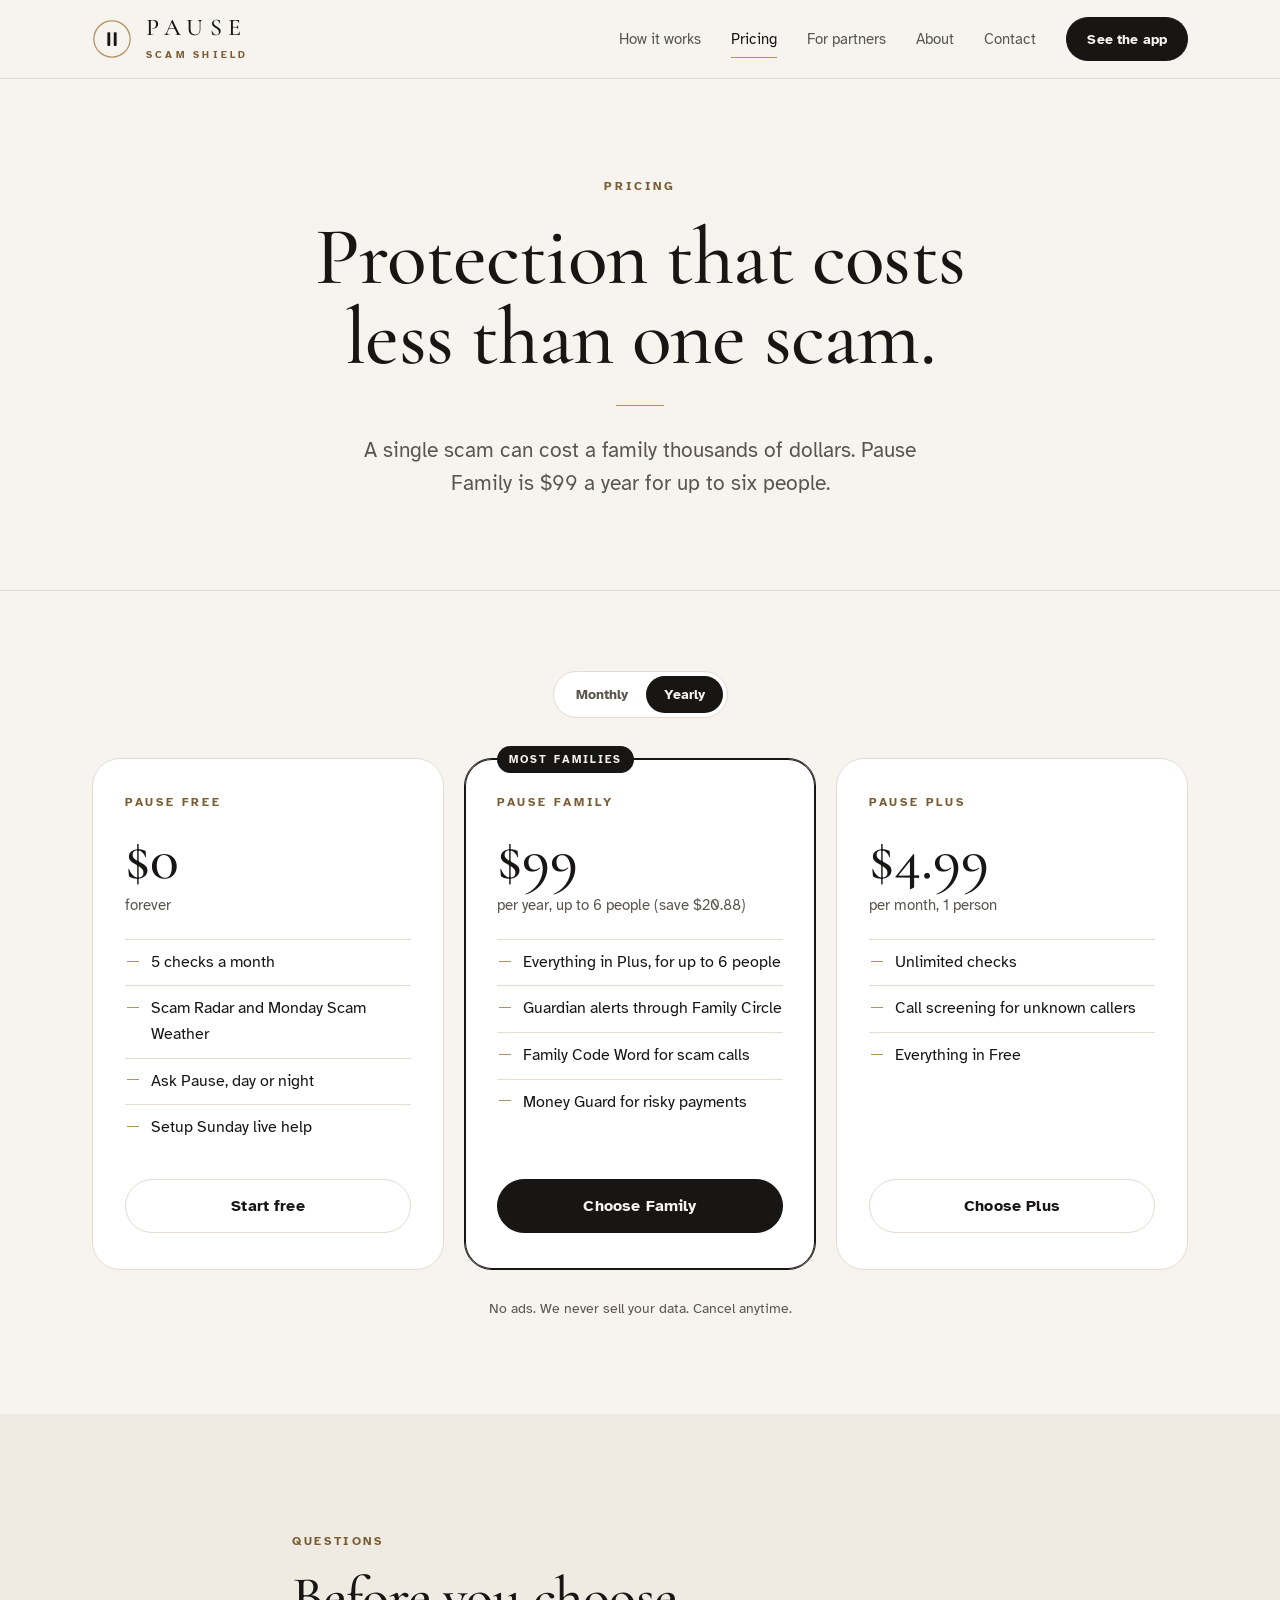
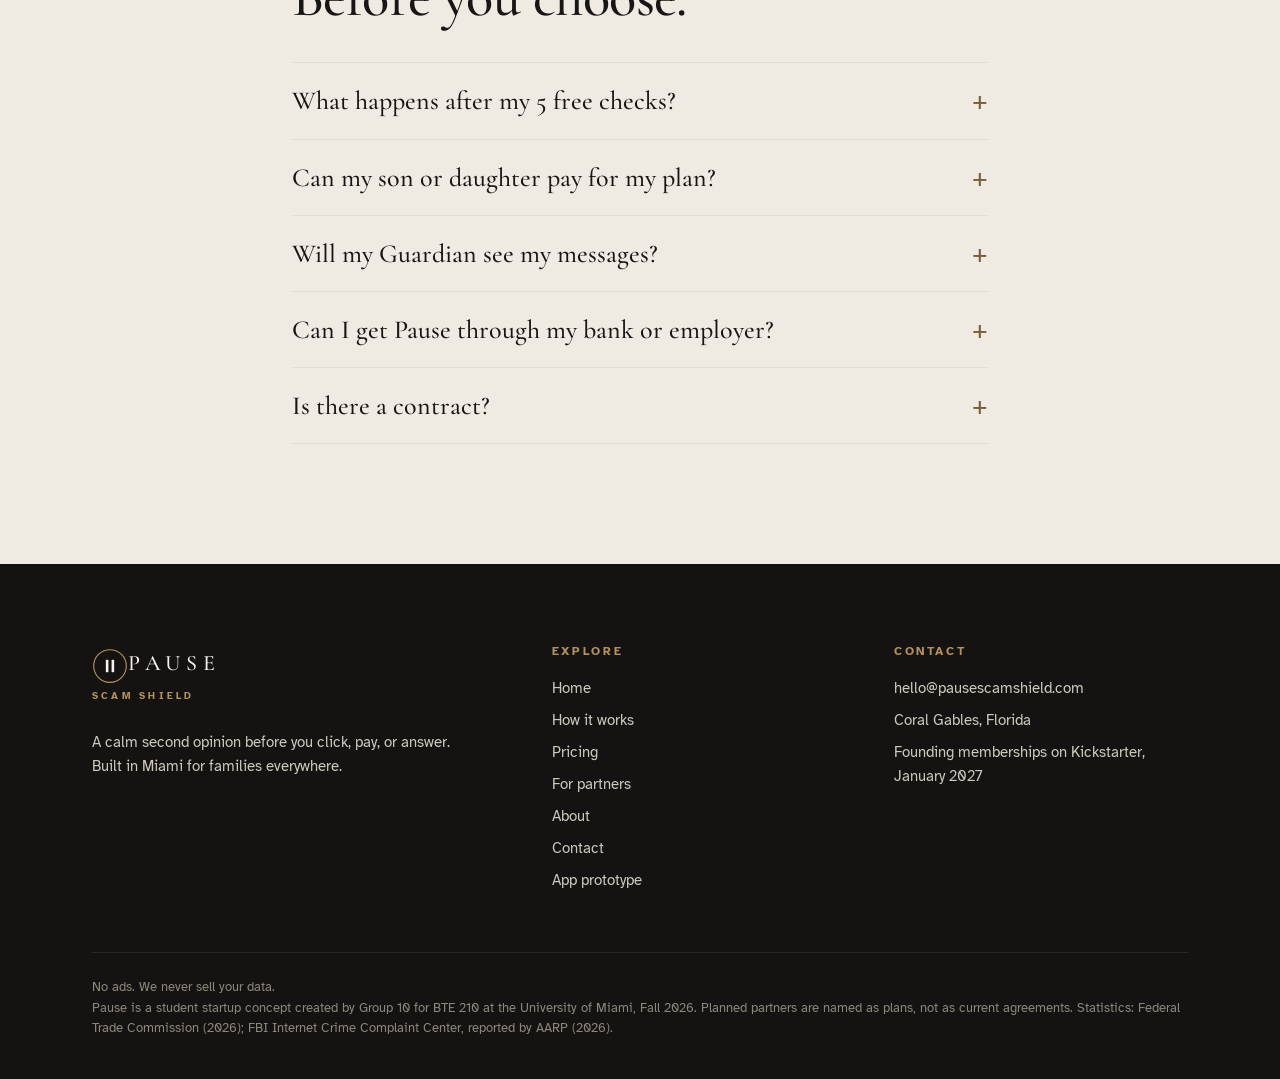
<file: pricing.html>
<!doctype html>
<html lang="en">
<head>
<meta charset="utf-8">
<meta name="viewport" content="width=device-width, initial-scale=1">
<title>Pricing · Pause</title>
<meta name="description" content="Pause is the scam shield for families: a calm second opinion before you click, pay, or answer.">
<link rel="icon" href="assets/favicon.svg" type="image/svg+xml">
<link rel="stylesheet" href="assets/brand.css">
<link rel="stylesheet" href="assets/site.css?v=20261116">
</head>
<body>
<header class="site-head">
  <div class="wrap">
    <a class="logo" href="index.html" aria-label="Pause, home"><svg class="pause-mark" width="40" height="40" viewBox="0 0 64 64" aria-hidden="true"><circle class="ring" cx="32" cy="32" r="29" stroke-width="2"/><rect class="bar" x="24.6" y="21" width="4.6" height="22" rx="1.2"/><rect class="bar" x="34.8" y="21" width="4.6" height="22" rx="1.2"/></svg><span><span class="wordmark">Pause</span><span class="descriptor">Scam Shield</span></span></a>
    <nav class="nav" id="nav" aria-label="Main"><a href="how-it-works.html">How it works</a><a href="pricing.html" aria-current="page">Pricing</a><a href="partners.html">For partners</a><a href="about.html">About</a><a href="contact.html">Contact</a><a class="btn sm" href="app/" style="color:var(--ivory);border-bottom:0">See the app</a></nav>
    <button class="menu-btn" aria-controls="nav" aria-expanded="false">Menu</button>
  </div>
</header>
<main>
<section class="page-hero center">
  <div class="wrap narrow">
    <div class="eyebrow">Pricing</div>
    <h1 style="margin-top:22px">Protection that costs less than one scam.</h1>
    <hr class="gold-rule">
    <p class="lede">A single scam can cost a family thousands of dollars. Pause Family is $99 a year for up to six people.</p>
  </div>
</section>

<section class="tight">
  <div class="wrap">
    <div class="center"><div class="toggle" role="group" aria-label="Billing"><button data-billing="month">Monthly</button><button data-billing="year" class="on">Yearly</button></div></div>
    <div class="plans">
      <div class="plan">
        <div class="eyebrow">Pause Free</div>
        <div class="price">$0</div><div class="per">forever</div>
        <ul><li>5 checks a month</li><li>Scam Radar and Monday Scam Weather</li><li>Ask Pause, day or night</li><li>Setup Sunday live help</li></ul>
        <a class="btn ghost" href="app/">Start free</a>
      </div>
      <div class="plan featured"><span class="ribbon">Most families</span>
        <div class="eyebrow">Pause Family</div>
        <div class="price" data-month="$9.99" data-year="$99">$99</div><div class="per" data-per-month="per month, up to 6 people" data-per-year="per year, up to 6 people (save $20.88)">per year, up to 6 people (save $20.88)</div>
        <ul><li>Everything in Plus, for up to 6 people</li><li>Guardian alerts through Family Circle</li><li>Family Code Word for scam calls</li><li>Money Guard for risky payments</li></ul>
        <a class="btn" href="app/">Choose Family</a>
      </div>
      <div class="plan">
        <div class="eyebrow">Pause Plus</div>
        <div class="price">$4.99</div><div class="per">per month, 1 person</div>
        <ul><li>Unlimited checks</li><li>Call screening for unknown callers</li><li>Everything in Free</li></ul>
        <a class="btn ghost" href="app/">Choose Plus</a>
      </div>
    </div>
    <p class="center fine" style="margin-top:28px">No ads. We never sell your data. Cancel anytime.</p>
  </div>
</section>

<section class="linen">
  <div class="wrap narrow faq">
    <div class="eyebrow">Questions</div>
    <h2 style="margin:18px 0 36px">Before you choose.</h2>
    <details><summary>What happens after my 5 free checks?</summary><p>Your checks reset on the first of every month. Scam Radar, Scam Weather, and Ask Pause stay free, and you can upgrade at any time.</p></details>
    <details><summary>Can my son or daughter pay for my plan?</summary><p>Yes. Most Family plans are bought by an adult child for a parent. One person pays, and up to six people are protected.</p></details>
    <details><summary>Will my Guardian see my messages?</summary><p>No. Your Guardian is told only that a scam was blocked or a risky payment was flagged. Never your messages, calls, or balance.</p></details>
    <details><summary>Can I get Pause through my bank or employer?</summary><p>That's the plan. Banks, credit unions, and employers can offer Pause Family to members for free. If yours does, enter their code in the app. <a href="partners.html">See partner plans</a>.</p></details>
    <details><summary>Is there a contract?</summary><p>No. Monthly plans can be canceled anytime. The yearly Family plan is $99, which saves $20.88 compared with paying monthly.</p></details>
  </div>
</section>

</main>
<footer class="site-foot on-dark">
  <div class="wrap">
    <div class="cols">
      <div>
        <a class="logo" href="index.html" aria-label="Pause, home"><svg class="pause-mark" width="36" height="36" viewBox="0 0 64 64" aria-hidden="true"><circle class="ring" cx="32" cy="32" r="29" stroke-width="2"/><rect class="bar" x="24.6" y="21" width="4.6" height="22" rx="1.2"/><rect class="bar" x="34.8" y="21" width="4.6" height="22" rx="1.2"/></svg><span><span class="wordmark">Pause</span><span class="descriptor">Scam Shield</span></span></a>
        <p style="margin-top:22px;max-width:360px">A calm second opinion before you click, pay, or answer. Built in Miami for families everywhere.</p>
      </div>
      <div><div class="eyebrow" style="margin-bottom:12px">Explore</div><a href="index.html">Home</a><a href="how-it-works.html">How it works</a><a href="pricing.html">Pricing</a><a href="partners.html">For partners</a><a href="about.html">About</a><a href="contact.html">Contact</a><a href="app/">App prototype</a></div>
      <div><div class="eyebrow" style="margin-bottom:12px">Contact</div>
        <a href="mailto:hello@pausescamshield.com">hello@pausescamshield.com</a>
        <span style="display:block;padding:4px 0">Coral Gables, Florida</span>
        <span style="display:block;padding:4px 0">Founding memberships on Kickstarter, January 2027</span>
      </div>
    </div>
    <div class="legal">
      No ads. We never sell your data.<br>
      Pause is a student startup concept created by Group 10 for BTE 210 at the University of Miami, Fall 2026. Planned partners are named as plans, not as current agreements.
      Statistics: Federal Trade Commission (2026); FBI Internet Crime Complaint Center, reported by AARP (2026).
    </div>
  </div>
</footer>
<script src="assets/site.js?v=20261116"></script>
</body>
</html>
</file>
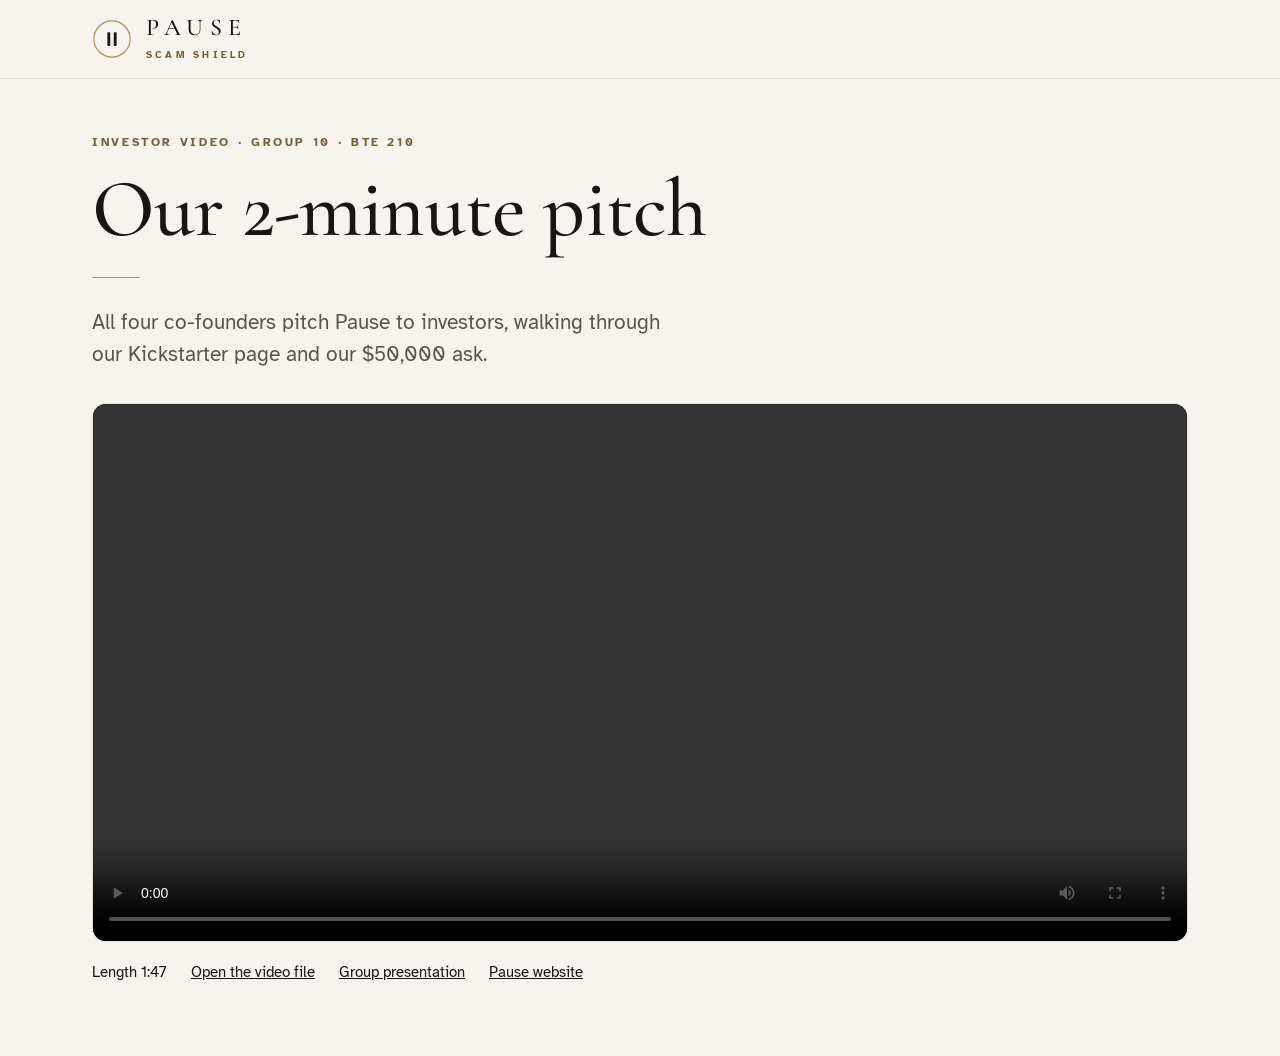
<file: videos/investor-pitch.html>
<!doctype html>
<html lang="en">
<head>
<meta charset="utf-8">
<meta name="viewport" content="width=device-width, initial-scale=1">
<meta name="robots" content="noindex, nofollow">
<title>Pause · Investor video</title>
<link rel="icon" href="../assets/favicon.svg" type="image/svg+xml">
<link rel="stylesheet" href="../assets/brand.css">
<link rel="stylesheet" href="../assets/site.css">
<style>
.vid-page { padding: 56px 0 72px; }
.vid-page h1 { margin-top: 18px; }
.vid-frame { margin-top: 32px; background: #0d0c0b; border: 1px solid var(--line, #E2DCD2); border-radius: 14px; overflow: hidden; }
.vid-frame video { display: block; width: 100%; height: auto; aspect-ratio: 2200 / 1080; background: #0d0c0b; }
.vid-meta { display: flex; flex-wrap: wrap; gap: 10px 24px; margin-top: 18px; font-size: 15px; }
.vid-meta a { color: inherit; }
</style>
</head>
<body>
<header class="site-head">
  <div class="wrap">
    <a class="logo" href="../index.html" aria-label="Pause, home"><svg class="pause-mark" width="40" height="40" viewBox="0 0 64 64" aria-hidden="true"><circle class="ring" cx="32" cy="32" r="29" stroke-width="2"/><rect class="bar" x="24.6" y="21" width="4.6" height="22" rx="1.2"/><rect class="bar" x="34.8" y="21" width="4.6" height="22" rx="1.2"/></svg><span><span class="wordmark">Pause</span><span class="descriptor">Scam Shield</span></span></a>
  </div>
</header>
<main class="vid-page">
  <div class="wrap">
    <div class="eyebrow">Investor video · Group 10 · BTE 210</div>
    <h1>Our 2-minute pitch</h1>
    <hr class="gold-rule">
    <p class="lede">All four co-founders pitch Pause to investors, walking through our Kickstarter page and our $50,000 ask.</p>
    <div class="vid-frame"><video controls playsinline preload="metadata" src="pause-investor-pitch.mp4">Your browser can't play this video. <a href="pause-investor-pitch.mp4">Open the video file</a>.</video></div>
    <div class="vid-meta"><span>Length 1:47</span><a href="pause-investor-pitch.mp4">Open the video file</a><a href="presentation.html">Group presentation</a><a href="../index.html">Pause website</a></div>
  </div>
</main>
</body>
</html>
</file>
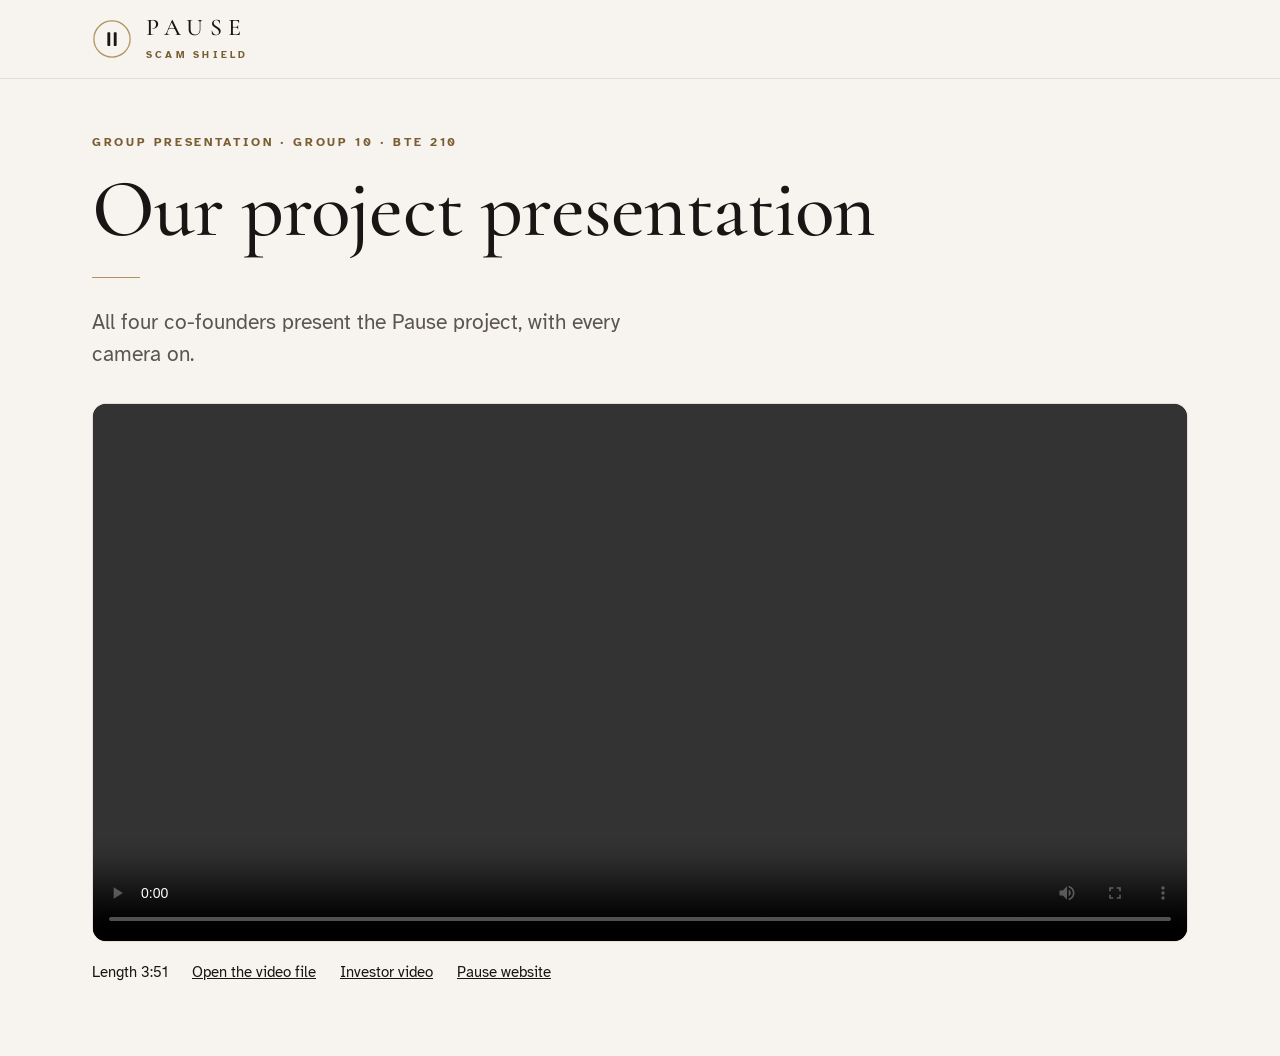
<file: videos/presentation.html>
<!doctype html>
<html lang="en">
<head>
<meta charset="utf-8">
<meta name="viewport" content="width=device-width, initial-scale=1">
<meta name="robots" content="noindex, nofollow">
<title>Pause · Group presentation</title>
<link rel="icon" href="../assets/favicon.svg" type="image/svg+xml">
<link rel="stylesheet" href="../assets/brand.css">
<link rel="stylesheet" href="../assets/site.css">
<style>
.vid-page { padding: 56px 0 72px; }
.vid-page h1 { margin-top: 18px; }
.vid-frame { margin-top: 32px; background: #0d0c0b; border: 1px solid var(--line, #E2DCD2); border-radius: 14px; overflow: hidden; }
.vid-frame video { display: block; width: 100%; height: auto; aspect-ratio: 2200 / 1080; background: #0d0c0b; }
.vid-meta { display: flex; flex-wrap: wrap; gap: 10px 24px; margin-top: 18px; font-size: 15px; }
.vid-meta a { color: inherit; }
</style>
</head>
<body>
<header class="site-head">
  <div class="wrap">
    <a class="logo" href="../index.html" aria-label="Pause, home"><svg class="pause-mark" width="40" height="40" viewBox="0 0 64 64" aria-hidden="true"><circle class="ring" cx="32" cy="32" r="29" stroke-width="2"/><rect class="bar" x="24.6" y="21" width="4.6" height="22" rx="1.2"/><rect class="bar" x="34.8" y="21" width="4.6" height="22" rx="1.2"/></svg><span><span class="wordmark">Pause</span><span class="descriptor">Scam Shield</span></span></a>
  </div>
</header>
<main class="vid-page">
  <div class="wrap">
    <div class="eyebrow">Group presentation · Group 10 · BTE 210</div>
    <h1>Our project presentation</h1>
    <hr class="gold-rule">
    <p class="lede">All four co-founders present the Pause project, with every camera on.</p>
    <div class="vid-frame"><video controls playsinline preload="metadata" src="pause-presentation.mp4">Your browser can't play this video. <a href="pause-presentation.mp4">Open the video file</a>.</video></div>
    <div class="vid-meta"><span>Length 3:51</span><a href="pause-presentation.mp4">Open the video file</a><a href="investor-pitch.html">Investor video</a><a href="../index.html">Pause website</a></div>
  </div>
</main>
</body>
</html>
</file>
<file: assets/brand.css>
/* Pause · Scam Shield — brand tokens shared by the website and the app prototype.
   Minimal luxury: ivory paper, warm ink, one champagne accent, a serif voice, a legible body.
   Contrast (WCAG): ink 16.5:1, graphite 6.7:1, brass 5.5:1 on ivory; champagne is decorative only on ivory. */
@import url("https://fonts.googleapis.com/css2?family=Cormorant+Garamond:ital,wght@0,400;0,500;0,600;1,400;1,500&family=Atkinson+Hyperlegible:ital,wght@0,400;0,700;1,400&display=swap");

:root {
  --ivory: #F7F4EF;      /* paper */
  --porcelain: #FFFFFF;  /* raised surfaces */
  --linen: #EFEAE2;      /* quiet fills */
  --hairline: #E2DCD2;   /* 1px rules */
  --ink: #171615;        /* primary text, primary buttons */
  --graphite: #5A554F;   /* secondary text */
  --brass: #7A5E33;      /* accent text on light */
  --champagne: #B3925F;  /* accent lines, ring of the mark, text on onyx */
  --onyx: #141312;       /* dark sections */
  --scam: #8A2D27;       /* oxblood */
  --caution: #875A16;    /* ochre */
  --safe: #2C5A45;       /* forest */
  --scam-wash: #F4E7E4;
  --caution-wash: #F5EDE0;
  --safe-wash: #E6EEE9;

  --font-display: "Cormorant Garamond", "Garamond", "Times New Roman", serif;
  --font-body: "Atkinson Hyperlegible", "Segoe UI", system-ui, sans-serif;

  --radius: 14px;
  --radius-lg: 22px;
  --track-caps: 0.22em;
  --shadow-soft: 0 1px 2px rgba(23, 22, 21, 0.04), 0 12px 32px rgba(23, 22, 21, 0.06);
}

.caps {
  font-family: var(--font-body);
  font-weight: 700;
  font-size: 0.72rem;
  letter-spacing: var(--track-caps);
  text-transform: uppercase;
}

/* The Pause mark: a champagne ring (the Family Circle) holding two ink bars (the pause). */
.pause-mark { display: inline-block; vertical-align: middle; }
.pause-mark .ring { fill: none; stroke: var(--champagne); }
.pause-mark .bar { fill: var(--ink); }
.on-dark .pause-mark .bar { fill: var(--ivory); }

.wordmark {
  font-family: var(--font-display);
  font-weight: 500;
  letter-spacing: 0.26em;
  text-transform: uppercase;
  line-height: 1;
}
.descriptor {
  font-family: var(--font-body);
  font-weight: 700;
  letter-spacing: 0.34em;
  text-transform: uppercase;
  color: var(--brass);
}
.on-dark .descriptor { color: var(--champagne); }
</file>
<file: assets/site.css>
/* Pause website. Tokens live in brand.css so the site and the app share one identity. */
* { box-sizing: border-box; }
html { scroll-behavior: smooth; }
body { margin: 0; background: var(--ivory); color: var(--ink); font: 400 18px/1.6 var(--font-body); -webkit-font-smoothing: antialiased; }
img { max-width: 100%; display: block; }
a { color: inherit; }
.wrap { max-width: 1160px; margin: 0 auto; padding: 0 32px; }
.narrow { max-width: 760px; }

/* header */
.site-head { position: sticky; top: 0; z-index: 20; background: rgba(247, 244, 239, .9); backdrop-filter: blur(10px); border-bottom: 1px solid var(--hairline); }
.site-head .wrap { display: flex; align-items: center; justify-content: space-between; height: 78px; gap: 24px; }
.logo { display: flex; align-items: center; gap: 14px; text-decoration: none; }
.logo .wordmark { font-size: 24px; }
.logo .descriptor { font-size: 9.5px; display: block; margin-top: 5px; }
.nav { display: flex; align-items: center; gap: 30px; }
.nav a { text-decoration: none; font-size: 15px; color: var(--graphite); padding: 6px 0; border-bottom: 1px solid transparent; }
.nav a:hover { color: var(--ink); }
.nav a[aria-current="page"] { color: var(--ink); border-bottom-color: var(--champagne); }
.menu-btn { display: none; background: none; border: 1px solid var(--hairline); border-radius: 999px; padding: 10px 16px; font: 700 12px var(--font-body); letter-spacing: .14em; text-transform: uppercase; cursor: pointer; color: var(--ink); }

/* buttons */
.btn { display: inline-flex; align-items: center; justify-content: center; gap: 10px; min-height: 54px; padding: 0 28px; border-radius: 999px; border: 1px solid var(--ink); background: var(--ink); color: var(--ivory); font: 700 16px/1 var(--font-body); text-decoration: none; cursor: pointer; letter-spacing: .01em; transition: background .2s, color .2s, border-color .2s; }
.btn:hover { background: #2B2926; }
.btn.ghost { background: transparent; color: var(--ink); border-color: var(--hairline); }
.btn.ghost:hover { border-color: var(--champagne); }
.btn.sm { min-height: 44px; padding: 0 20px; font-size: 14px; }
.on-dark .btn { background: var(--ivory); color: var(--ink); border-color: var(--ivory); }
.on-dark .btn.ghost { background: transparent; color: var(--ivory); border-color: #4A443D; }

/* type */
.eyebrow { font: 700 12px/1.3 var(--font-body); letter-spacing: var(--track-caps); text-transform: uppercase; color: var(--brass); }
.on-dark .eyebrow { color: var(--champagne); }
h1, h2, h3 { font-family: var(--font-display); font-weight: 500; margin: 0; letter-spacing: -.01em; }
h1 { font-size: clamp(46px, 6.4vw, 88px); line-height: .98; }
h2 { font-size: clamp(36px, 4.4vw, 58px); line-height: 1.04; }
h3 { font-size: 30px; line-height: 1.1; }
.lede { font-size: 21px; line-height: 1.55; color: var(--graphite); max-width: 600px; }
.on-dark .lede { color: #CFC8BD; }
.muted { color: var(--graphite); }
.gold-rule { width: 48px; height: 1px; background: var(--champagne); border: 0; margin: 28px 0; }
.center { text-align: center; }
.center .gold-rule, .center .lede { margin-left: auto; margin-right: auto; }

/* sections */
section { padding: 120px 0; }
.tight { padding: 80px 0; }
.dark { background: var(--onyx); color: var(--ivory); }
.linen { background: var(--linen); }
.hero { padding: 96px 0 110px; }
.hero .wrap { display: grid; grid-template-columns: 1.15fr .85fr; gap: 64px; align-items: center; }
.hero .actions { display: flex; gap: 12px; flex-wrap: wrap; margin-top: 36px; }
.hero-phone { justify-self: center; width: min(360px, 100%); filter: drop-shadow(0 40px 60px rgba(23, 22, 21, .18)); }
.page-hero { padding: 100px 0 70px; border-bottom: 1px solid var(--hairline); }

.stats { display: grid; grid-template-columns: repeat(3, 1fr); gap: 0; }
.stat { padding: 8px 36px; border-left: 1px solid #36312C; }
.stat:first-child { border-left: 0; padding-left: 0; }
.stat .num { font: 500 64px/1 var(--font-display); color: var(--ivory); }
.stat p { color: #CFC8BD; margin: 12px 0 0; font-size: 16px; }
.stat .src { font-size: 13px; color: #9B9388; margin-top: 8px; }

.grid-2 { display: grid; grid-template-columns: 1fr 1fr; gap: 64px; align-items: center; }
.grid-4 { display: grid; grid-template-columns: repeat(4, 1fr); gap: 0; border-top: 1px solid var(--hairline); }
.feature { padding: 34px 28px 10px 0; }
.feature + .feature { padding-left: 28px; border-left: 1px solid var(--hairline); }
.numeral { font: 500 28px/1 var(--font-display); color: var(--brass); }
.feature h3 { margin: 18px 0 10px; font-size: 28px; }
.feature p { color: var(--graphite); font-size: 16px; margin: 0; }

.quote { font: 400 clamp(40px, 5.4vw, 72px)/1.06 var(--font-display); }
.quote em { font-style: italic; color: var(--champagne); }

/* checker */
.checker { background: var(--porcelain); border: 1px solid var(--hairline); border-radius: 28px; padding: 36px; box-shadow: var(--shadow-soft); }
.checker textarea { width: 100%; min-height: 150px; resize: vertical; border: 1px solid var(--hairline); border-radius: 18px; background: var(--ivory); padding: 18px; font: 18px/1.5 var(--font-body); color: var(--ink); }
.checker textarea:focus { outline: 2px solid var(--champagne); outline-offset: 2px; }
.examples { display: flex; gap: 8px; flex-wrap: wrap; margin: 14px 0 22px; }
.chip { border: 1px solid var(--hairline); background: transparent; border-radius: 999px; padding: 9px 14px; font: 14px var(--font-body); cursor: pointer; color: var(--ink); }
.chip:hover { border-color: var(--champagne); }
.result { margin-top: 26px; border-top: 1px solid var(--hairline); padding-top: 24px; display: none; }
.result.show { display: block; animation: rise .35s ease; }
@keyframes rise { from { opacity: 0; transform: translateY(8px); } }
.result .word { font: 500 64px/1 var(--font-display); }
.result.scam .word { color: var(--scam); }
.result.caution .word { color: var(--caution); }
.result.safe .word { color: var(--safe); }
.result ol { list-style: none; padding: 0; margin: 18px 0 0; counter-reset: r; }
.result li { counter-increment: r; display: grid; grid-template-columns: 40px 1fr; padding: 12px 0; border-top: 1px solid var(--hairline); }
.result li::before { content: counter(r, upper-roman) "."; font: 500 22px/1.2 var(--font-display); color: var(--brass); }
.fine { font-size: 14px; color: var(--graphite); }

/* steps + rows */
.steps { display: grid; grid-template-columns: repeat(3, 1fr); gap: 48px; counter-reset: s; }
.steps > div { border-top: 1px solid var(--champagne); padding-top: 24px; }
.steps h3 { font-size: 30px; margin: 14px 0 10px; }
.steps p { margin: 0; color: var(--graphite); }
.detail { display: grid; grid-template-columns: .8fr 1.2fr; gap: 72px; align-items: center; padding: 72px 0; border-top: 1px solid var(--hairline); }
.detail:nth-of-type(even) { grid-template-columns: 1.2fr .8fr; }
.detail:nth-of-type(even) .shot { order: 2; }
.detail .shot img { width: min(330px, 100%); margin: 0 auto; filter: drop-shadow(0 30px 50px rgba(23, 22, 21, .16)); }
.ticks { list-style: none; padding: 0; margin: 18px 0 0; }
.ticks li { padding: 8px 0 8px 30px; position: relative; border-top: 1px solid var(--hairline); }
.ticks li::before { content: ""; position: absolute; left: 2px; top: 1.2em; width: 14px; height: 1px; background: var(--champagne); }
.ticks li.no::before { background: var(--scam); }

/* pricing */
.toggle { display: inline-flex; border: 1px solid var(--hairline); border-radius: 999px; padding: 4px; background: var(--porcelain); }
.toggle button { border: 0; background: none; border-radius: 999px; padding: 10px 18px; font: 700 14px var(--font-body); cursor: pointer; color: var(--graphite); }
.toggle button.on { background: var(--ink); color: var(--ivory); }
.plans { display: grid; grid-template-columns: repeat(3, 1fr); gap: 20px; margin-top: 40px; align-items: stretch; }
.plan { background: var(--porcelain); border: 1px solid var(--hairline); border-radius: 28px; padding: 36px 32px; display: flex; flex-direction: column; position: relative; }
.plan.featured { border-color: var(--ink); box-shadow: inset 0 0 0 1px var(--ink); }
.plan .price { font: 500 60px/1 var(--font-display); margin: 18px 0 4px; }
.plan .per { font-size: 15px; color: var(--graphite); min-height: 24px; }
.plan ul { list-style: none; padding: 0; margin: 22px 0 28px; flex: 1; }
.plan li { padding: 10px 0 10px 26px; border-top: 1px solid var(--hairline); position: relative; font-size: 16px; }
.plan li::before { content: ""; position: absolute; left: 2px; top: 1.3em; width: 12px; height: 1px; background: var(--champagne); }
.ribbon { position: absolute; top: -13px; left: 32px; background: var(--ink); color: var(--ivory); font: 700 11px/1 var(--font-body); letter-spacing: .18em; text-transform: uppercase; padding: 8px 12px; border-radius: 999px; }
.faq details { border-top: 1px solid var(--hairline); padding: 22px 0; }
.faq details:last-child { border-bottom: 1px solid var(--hairline); }
.faq summary { cursor: pointer; font: 500 26px/1.2 var(--font-display); list-style: none; display: flex; justify-content: space-between; gap: 20px; }
.faq summary::after { content: "+"; color: var(--brass); font-family: var(--font-body); }
.faq details[open] summary::after { content: "–"; }
.faq p { color: var(--graphite); margin: 12px 0 0; max-width: 680px; }

/* partners calculator */
.calc { background: var(--porcelain); border: 1px solid var(--hairline); border-radius: 28px; padding: 40px; }
.calc input[type=range] { width: 100%; accent-color: var(--ink); margin: 18px 0 8px; }
.calc .out { display: grid; grid-template-columns: 1fr 1fr; gap: 24px; margin-top: 26px; border-top: 1px solid var(--hairline); padding-top: 24px; }
.calc .big { font: 500 48px/1 var(--font-display); }

/* team + timeline */
.team { display: grid; grid-template-columns: repeat(4, 1fr); gap: 28px; margin-top: 48px; }
.founder { border-top: 1px solid var(--champagne); padding-top: 22px; }
.mono { width: 112px; height: 112px; border-radius: 50%; border: 1px solid var(--champagne); display: grid; place-items: center; font: 500 38px var(--font-display); color: var(--brass); margin-bottom: 18px; }
.headshot { display: block; width: 112px; height: 112px; border-radius: 50%; object-fit: cover; object-position: center 30%; border: 1px solid var(--champagne); padding: 4px; background: var(--ivory, #F7F4EF); margin-bottom: 18px; }
.founder h3 { font-size: 26px; }
.founder .role { font-size: 13px; letter-spacing: .16em; text-transform: uppercase; color: var(--graphite); font-weight: 700; margin-top: 8px; }
.founder p { font-size: 16px; color: var(--graphite); margin: 12px 0 0; }
.timeline { display: grid; grid-template-columns: repeat(3, 1fr); margin-top: 48px; border-top: 1px solid #36312C; }
.timeline > div { padding: 28px 28px 0 0; }
.timeline .when { font: 500 34px/1 var(--font-display); color: var(--champagne); }
.timeline p { color: #CFC8BD; font-size: 16px; }

/* contact */
.form label { display: block; font: 700 12px var(--font-body); letter-spacing: var(--track-caps); text-transform: uppercase; color: var(--graphite); margin: 22px 0 8px; }
.form input, .form select, .form textarea { width: 100%; border: 1px solid var(--hairline); background: var(--porcelain); border-radius: 14px; padding: 15px 16px; font: 17px var(--font-body); color: var(--ink); }
.form textarea { min-height: 140px; resize: vertical; }
.form input:focus, .form select:focus, .form textarea:focus { outline: 2px solid var(--champagne); outline-offset: 1px; }
.contact-list { list-style: none; padding: 0; margin: 0; }
.contact-list li { padding: 22px 0; border-top: 1px solid var(--hairline); }
.contact-list .eyebrow { color: var(--graphite); }
.contact-list a, .contact-list .v { font: 500 26px/1.3 var(--font-display); text-decoration: none; display: inline-block; margin-top: 6px; }
.contact-list a:hover { color: var(--brass); }

/* footer */
.site-foot { background: var(--onyx); color: #CFC8BD; padding: 80px 0 40px; font-size: 15px; }
.site-foot .cols { display: grid; grid-template-columns: 1.4fr 1fr 1fr; gap: 48px; }
.site-foot .wordmark { color: var(--ivory); font-size: 22px; }
.site-foot a { color: #CFC8BD; text-decoration: none; display: block; padding: 4px 0; }
.site-foot a:hover { color: var(--ivory); }
.site-foot .legal { border-top: 1px solid #2C2824; margin-top: 56px; padding-top: 24px; font-size: 13px; color: #8E867B; line-height: 1.6; }

@media (max-width: 960px) {
  .hero .wrap, .grid-2, .detail, .detail:nth-of-type(even) { grid-template-columns: 1fr; gap: 44px; }
  .detail:nth-of-type(even) .shot { order: 0; }
  .grid-4 { grid-template-columns: 1fr 1fr; }
  .feature:nth-child(3) { padding-left: 0; border-left: 0; }
  .plans, .steps, .timeline { grid-template-columns: 1fr; }
  .team { grid-template-columns: 1fr 1fr; }
  .stats { grid-template-columns: 1fr; gap: 28px; }
  .stat { border-left: 0; padding: 0; }
  .site-foot .cols { grid-template-columns: 1fr; }
  .nav { display: none; position: absolute; top: 78px; left: 0; right: 0; background: var(--ivory); flex-direction: column; align-items: flex-start; padding: 12px 32px 28px; gap: 6px; border-bottom: 1px solid var(--hairline); }
  .nav.open { display: flex; }
  .menu-btn { display: inline-block; }
  .head-cta { display: none; }
  section { padding: 84px 0; }
}
@media (max-width: 600px) {
  body { font-size: 17px; }
  .wrap { padding: 0 16px; }
  .grid-4, .team { grid-template-columns: 1fr; }
  .feature, .feature + .feature { padding: 28px 0 0; border-left: 0; }
  .checker, .calc { padding: 24px 18px; }
  .calc .out { grid-template-columns: 1fr; }
  .logo .descriptor { display: none; }
  .nav { padding: 12px 16px 24px; }
}

/* Contact form confirmation (prototype: no message is actually sent) */
.sent-note { display: flex; align-items: center; gap: 12px; margin: 18px 0 0; padding: 14px 16px; border: 1px solid #B9D8C4; border-radius: 12px; background: #EEF6F0; color: #1F4A30; font-size: 16px; line-height: 1.45; }
.sent-note[hidden] { display: none; }
.sent-check { flex: none; display: grid; place-items: center; width: 34px; height: 34px; border-radius: 50%; background: #2F7A4F; color: #fff; }
.sent-note.pop .sent-check { animation: sent-pop .45s cubic-bezier(.2,1.4,.4,1) both; }
@keyframes sent-pop { from { transform: scale(.4); opacity: 0; } to { transform: scale(1); opacity: 1; } }
@media (prefers-reduced-motion: reduce) { .sent-note.pop .sent-check { animation: none; } }
</file>
